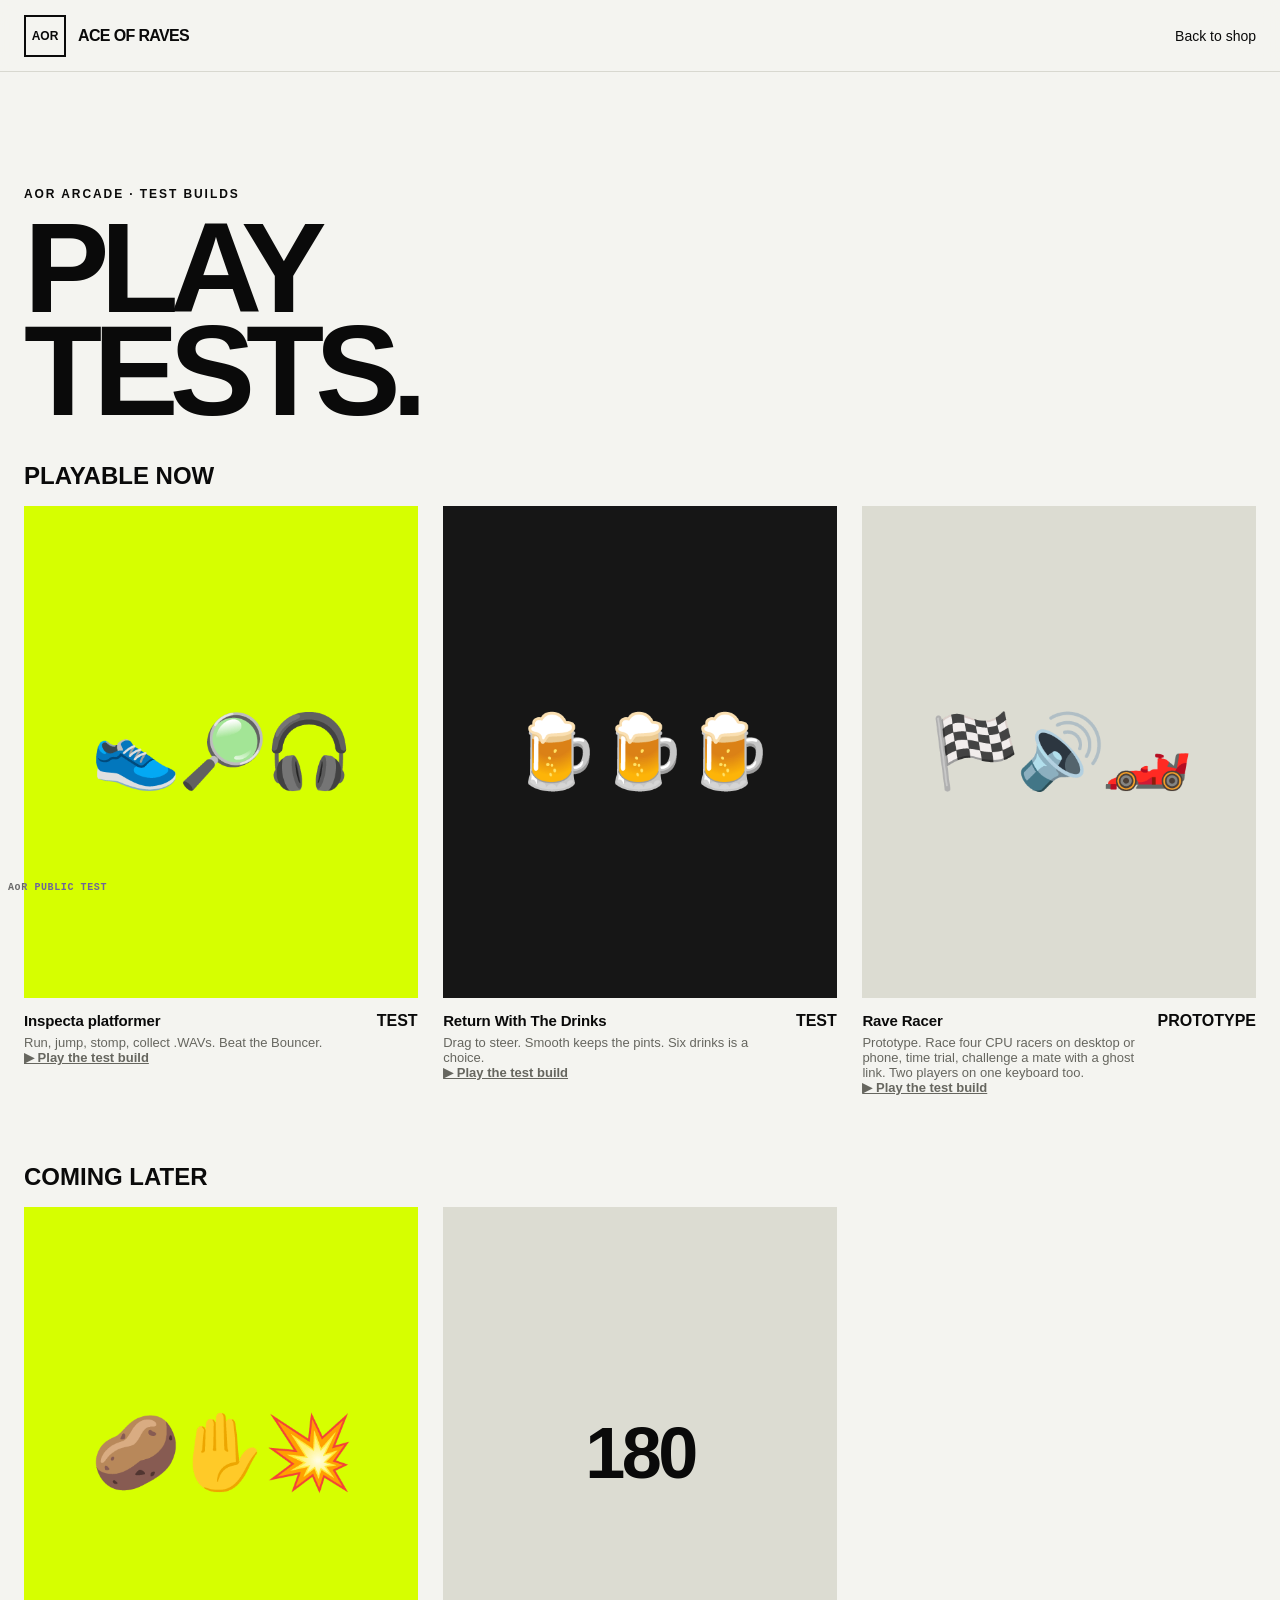
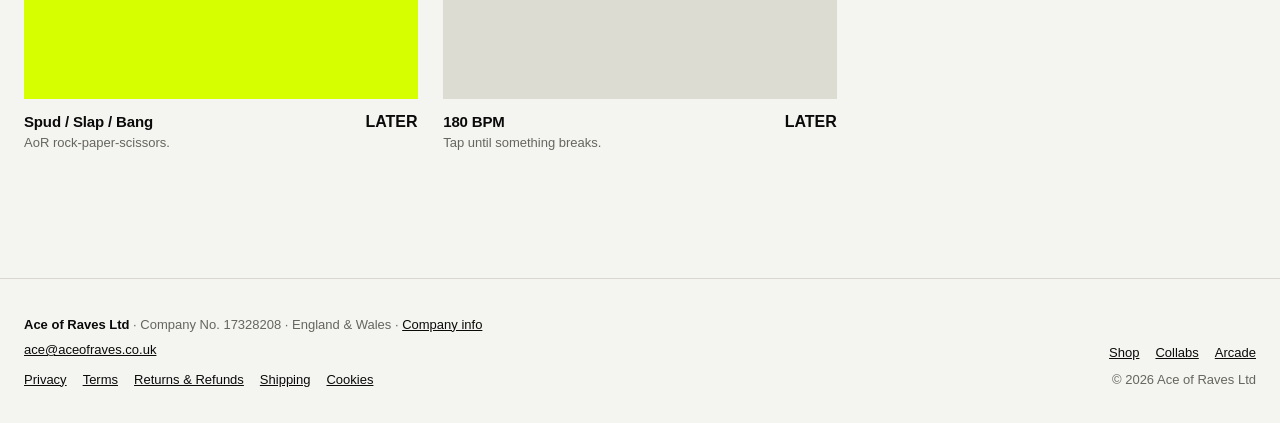
<file: games/index.html>
<!doctype html><html lang="en-GB"><head><meta name="robots" content="noindex,nofollow"><meta name="aor-build" content="AoR PUBLIC TEST · src ce29540"><meta charset="utf-8"><meta name="viewport" content="width=device-width,initial-scale=1"><title>AoR Arcade · PUBLIC TEST</title><!-- aor-meta:start --><link rel="icon" href="../assets/images/favicon.svg" type="image/svg+xml"><link rel="apple-touch-icon" href="../assets/images/apple-touch-icon.png"><meta name="description" content="The AoR Arcade: games from the afters. Coming soon."><link rel="canonical" href="https://chefferyepstein.github.io/AoR-Public-Test/games/index.html"><meta property="og:site_name" content="Ace of Raves"><meta property="og:type" content="website"><meta property="og:title" content="AoR Arcade"><meta property="og:description" content="The AoR Arcade: games from the afters. Coming soon."><meta property="og:url" content="https://chefferyepstein.github.io/AoR-Public-Test/games/index.html"><meta property="og:image" content="https://chefferyepstein.github.io/AoR-Public-Test/assets/images/og-image.png"><meta property="og:image:width" content="1200"><meta property="og:image:height" content="630"><meta property="og:image:alt" content="Ace of Raves: a stack of playing cards with a hand making a finger-gun"><meta property="og:locale" content="en_GB"><meta name="twitter:card" content="summary_large_image"><!-- aor-meta:end --><link rel="stylesheet" href="../assets/css/styles.css"></head><body><header class="site-header"><a class="brand" href="../index.html"><span class="brand-mark">AOR</span><span class="brand-name">Ace of Raves</span></a><nav class="site-nav" style="display:flex"><a href="../index.html#shop">Back to shop</a></nav></header><main class="section"><p class="eyebrow">AoR Arcade · TEST BUILDS</p><h1 style="font-size:clamp(54px,10vw,140px);letter-spacing:-.07em;line-height:.8;margin:16px 0 40px">PLAY<br>TESTS.</h1><h2 style="margin:0 0 16px">PLAYABLE NOW</h2><div class="product-grid"><article class="product-card"><div class="product-media placeholder-media placeholder-media--alt"><span>👟🔎🎧</span></div><div class="product-meta"><div><h3>Inspecta platformer</h3><p>Run, jump, stomp, collect .WAVs. Beat the Bouncer.</p><p><a href="../arcade/inspecta-platformer-r01/index.html"><b>▶ Play the test build</b></a></p></div><strong>TEST</strong></div></article><article class="product-card"><div class="product-media placeholder-media "><span>🍺🍺🍺</span></div><div class="product-meta"><div><h3>Return With The Drinks</h3><p>Drag to steer. Smooth keeps the pints. Six drinks is a choice.</p><p><a href="../arcade/return-with-the-drinks-runner-r01/index.html"><b>▶ Play the test build</b></a></p></div><strong>TEST</strong></div></article><article class="product-card"><div class="product-media placeholder-media placeholder-media--third"><span>🏁🔊🏎️</span></div><div class="product-meta"><div><h3>Rave Racer</h3><p>Prototype. Race four CPU racers on desktop or phone, time trial, challenge a mate with a ghost link. Two players on one keyboard too.</p><p><a href="../arcade/rave-racer-r01/index.html"><b>▶ Play the test build</b></a></p></div><strong>PROTOTYPE</strong></div></article></div><h2 style="margin:56px 0 16px">COMING LATER</h2><div class="product-grid"><article class="product-card"><div class="product-media placeholder-media placeholder-media--alt"><span>🥔✋💥</span></div><div class="product-meta"><div><h3>Spud / Slap / Bang</h3><p>AoR rock-paper-scissors.</p></div><strong>LATER</strong></div></article><article class="product-card"><div class="product-media placeholder-media placeholder-media--third"><span>180</span></div><div class="product-meta"><div><h3>180 BPM</h3><p>Tap until something breaks.</p></div><strong>LATER</strong></div></article></div></main>
<footer class="site-footer">
  <div class="legal-footer">
    <p><strong>Ace of Raves Ltd</strong> · Company No. 17328208 · England &amp; Wales · <a href="../company.html">Company info</a></p>
    <p><a href="mailto:ace@aceofraves.co.uk">ace@aceofraves.co.uk</a></p>
    <nav aria-label="Legal">
      <a href="../privacy.html">Privacy</a>
      <a href="../terms.html">Terms</a>
      <a href="../returns.html">Returns &amp; Refunds</a>
      <a href="../shipping.html">Shipping</a>
      <a href="../cookies.html">Cookies</a>
    </nav>
  </div>
  <div class="footer-meta"><nav aria-label="Footer"><a href="../index.html#shop">Shop</a><a href="../index.html#collabs">Collabs</a><a href="../games/index.html">Arcade</a></nav><p>© <span data-year>2026</span> Ace of Raves Ltd</p></div>
</footer><div aria-hidden="true" style="position:fixed;left:8px;bottom:6px;z-index:2147483000;pointer-events:none;font:700 10px/1.2 ui-monospace,Menlo,Consolas,monospace;letter-spacing:.06em;color:#fff;mix-blend-mode:difference;opacity:.6">AoR PUBLIC TEST</div></body></html>
</file>
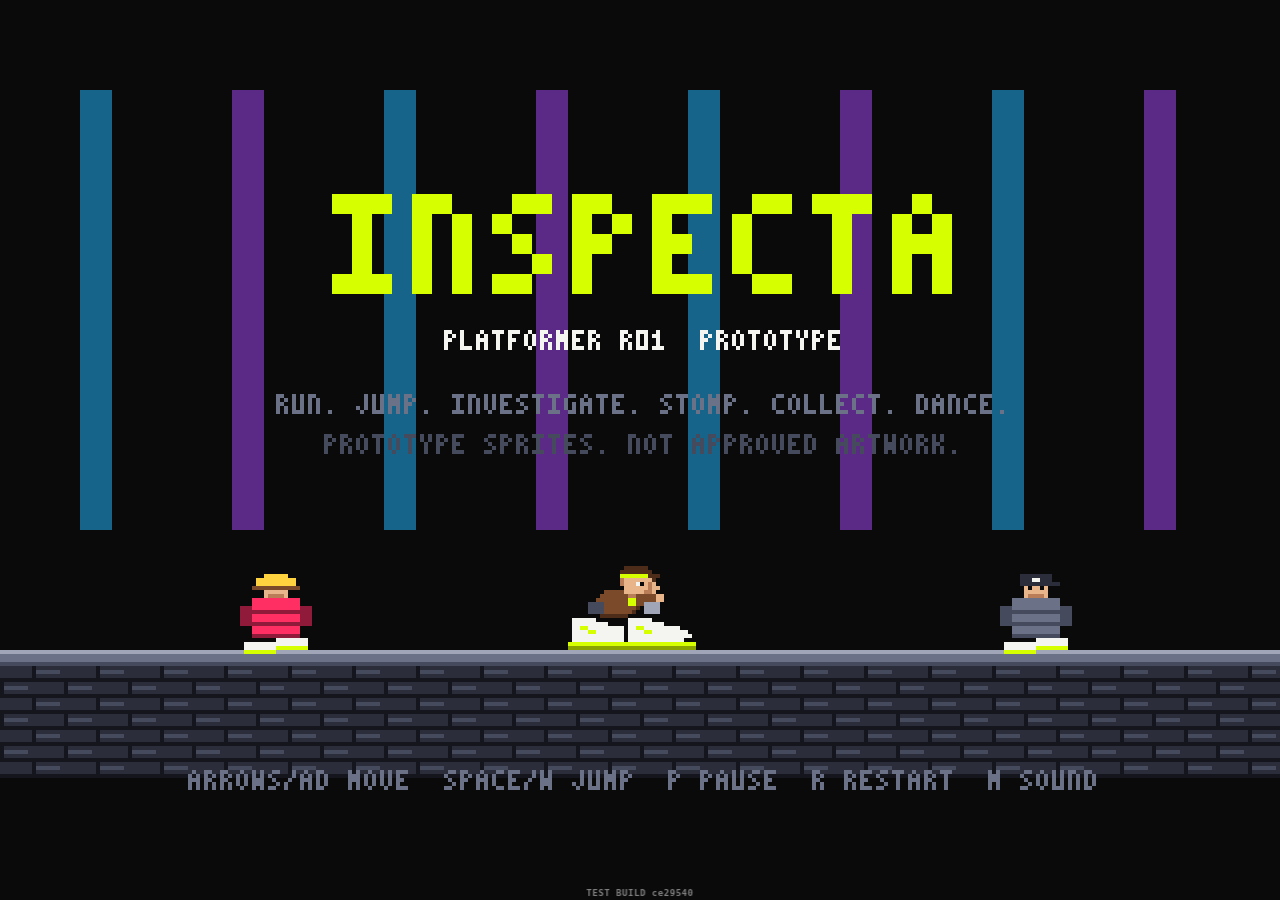
<file: arcade/inspecta-platformer-r01/index.html>
<!doctype html>
<html lang="en-GB">
<head><meta name="robots" content="noindex,nofollow"><meta name="aor-build" content="AoR PUBLIC TEST · src ce29540">
<meta charset="utf-8">
<meta name="viewport" content="width=device-width,initial-scale=1,viewport-fit=cover">

<meta name="theme-color" content="#0a0a0a">
<title>INSPECTA platformer R01 · prototype · PUBLIC TEST</title>
<style>
  html,body{margin:0;height:100%;background:#0a0a0a;overflow:hidden;overscroll-behavior:none;touch-action:none;
    user-select:none;-webkit-user-select:none;-webkit-tap-highlight-color:transparent;font-family:ui-monospace,Menlo,Consolas,monospace}
  #c{touch-action:none;-webkit-touch-callout:none;-webkit-user-select:none;user-select:none;position:fixed;display:block;image-rendering:pixelated;image-rendering:crisp-edges;background:#000}
  .pad{position:fixed;display:none;width:var(--b);height:var(--b);border:3px solid #d6ff00;border-radius:14px;background:rgba(10,10,10,.5);
    color:#d6ff00;font:900 calc(var(--b)*.26)/1 inherit;align-items:center;justify-content:center;letter-spacing:.05em;touch-action:none;-webkit-user-select:none;user-select:none;-webkit-touch-callout:none;z-index:3}
  .pad.on{background:rgba(214,255,0,.4)}
  body.touch .pad{display:flex}
  body.reward .pad,body.reward #hint{display:none!important}
  #reward{pointer-events:none;position:fixed;inset:0;z-index:20;background:rgba(10,10,10,.97);color:#f4f4f0;overflow-y:auto;-webkit-overflow-scrolling:touch;touch-action:pan-y;user-select:text;-webkit-user-select:text}
  #reward[hidden]{display:none}
  #reward.armed{pointer-events:auto}
  .rw-card{box-sizing:border-box;max-width:560px;margin:0 auto;padding:clamp(14px,3vw,28px) clamp(14px,4vw,28px) 28px;text-align:center}
  .rw-demo{margin:0 0 12px;padding:9px 10px;border:2px solid #ff2e63;color:#ff2e63;font-weight:900;font-size:12px;letter-spacing:.04em;line-height:1.35}
  #reward h2{margin:0;font-size:clamp(26px,7vw,44px);line-height:1;letter-spacing:-.02em}#reward h2 span{color:#d6ff00}
  .rw-big{margin:8px 0 2px;color:#d6ff00;font-weight:900;font-size:clamp(30px,9vw,56px);line-height:1}
  .rw-mix{margin:0 0 8px;font-weight:900;font-size:clamp(14px,3.6vw,20px);color:#29c5ff}
  .rw-ladder{margin:0 0 14px;color:#a0a6b8;font-size:12px;line-height:1.5}
  #reward label.rw-q{display:block;margin:6px 0;font-weight:900;font-size:clamp(14px,3.6vw,18px)}
  #reward input[type=email]{box-sizing:border-box;width:100%;padding:14px 12px;border:3px solid #d6ff00;border-radius:0;background:#15151d;color:#f4f4f0;font:700 16px ui-monospace,Menlo,Consolas,monospace}
  #reward button{font:900 16px ui-monospace,Menlo,Consolas,monospace;cursor:pointer;border:3px solid #d6ff00;border-radius:0;padding:14px 16px;min-height:48px}
  #rwSend{display:block;width:100%;margin:10px 0;background:#d6ff00;color:#0a0a0a;letter-spacing:.04em}
  .rw-err{min-height:16px;margin:6px 0 0;color:#ff2e63;font-size:12px;font-weight:700}
  .rw-fine{margin:6px 0;color:#a0a6b8;font-size:11px;line-height:1.5}.rw-fine b{color:#f4f4f0}
  .rw-check{display:flex;gap:10px;align-items:flex-start;text-align:left;margin:14px 0 4px;font-size:12px;font-weight:900;line-height:1.35;cursor:pointer}
  .rw-check input{flex:none;width:24px;height:24px;margin:0;accent-color:#d6ff00}
  .rw-actions{display:flex;gap:10px;margin-top:16px}.rw-actions button{flex:1;background:transparent;color:#d6ff00}
  #rwDone{text-align:left;border:3px solid #d6ff00;padding:14px;margin:6px 0}#rwDone b{color:#d6ff00}
  .rw-state{margin:14px 0 0;color:#454a5c;font:10px/1.5 ui-monospace,Menlo,Consolas,monospace;text-align:left;word-break:break-all}
  #hint{position:fixed;left:0;right:0;display:none;text-align:center;color:#6b7186;font-size:11px;letter-spacing:.06em;z-index:1}
</style>
</head>
<body>
<canvas id="c" width="320" height="180" role="img" aria-label="INSPECTA platformer game"></canvas>
<div id="reward" hidden role="dialog" aria-modal="true" aria-labelledby="rwTitle"><div class="rw-card">
  <p class="rw-demo">THIS IS A TEST. NO EMAIL / DISCOUNT / MINI MIX WILL ACTUALLY BE SENT. NOTHING IS STORED.</p>
  <h2 id="rwTitle">YOU GOT <span id="rwGrade"></span>.</h2>
  <p class="rw-big" id="rwPct"></p><p class="rw-mix" id="rwMix"></p><p class="rw-ladder" id="rwLadder"></p>
  <form id="rwForm" novalidate>
    <label class="rw-q" for="rwEmail">WHERE WE SENDING THE EVIDENCE?</label>
    <input id="rwEmail" type="email" inputmode="email" autocomplete="email" autocapitalize="off" spellcheck="false" placeholder="any test email: nothing is sent" maxlength="254">
    <p class="rw-err" id="rwErr" role="alert"></p>
    <button type="submit" id="rwSend">SEND ME THE LOOT</button>
    <p class="rw-fine" style="color:#ff2e63;font-weight:900">TEST ONLY: pressing this sends nothing. No real code, no real mix.</p>
    <p class="rw-fine"><b>WE AIN'T GONNA BOMBOCLAART YOUR INBOX.</b> We'll send your discount code and a secret Inspecta Dubb mini mix you can't get anywhere else.</p>
    <label class="rw-check"><input type="checkbox" id="rwMarketing"><span>ALSO TELL ME WHEN NEW AOR COLLABS, DROPS AND OTHER SHIT LAND.</span></label>
    <p class="rw-fine">No spammy bollocks. Unsubscribe whenever. We might occasionally AXE wut you fink too. Wicked.</p>
  </form>
  <div id="rwDone" hidden></div>
  <div class="rw-actions"><button type="button" id="rwAgain">PLAY AGAIN</button><button type="button" id="rwSkip">NAH, I'M GOOD</button></div>
  <p class="rw-state" id="rwState"></p>
</div></div>
<div id="hint">TURN YOUR PHONE SIDEWAYS FOR A BIGGER PICTURE</div>
<div class="pad" id="padL" data-k="left">&#9664;</div>
<div class="pad" id="padR" data-k="right">&#9654;</div>
<div class="pad" id="padJ" data-k="jump">JUMP</div>
<script>
/* INSPECTA platformer R01: prototype vertical slice. Standalone: no network, no storage, no analytics, no links out.
   Original art drawn from code (pixel maps + rects). PROTOTYPE sprites, not approved artwork. Fixed 60 Hz sim. */
(() => {
'use strict';
const VW = 320, VH = 180, T = 16;
const cv = document.getElementById('c'), ctx = cv.getContext('2d');
ctx.imageSmoothingEnabled = false;

/* ---------- palette (21 colours total) ---------- */
const PAL = { k: '#0a0a0a', d: '#15151d', e: '#2b2d3a', f: '#454a5c', g: '#6b7186', h: '#a0a6b8', w: '#f4f4f0', a: '#d6ff00', A: '#8aa300',
  r: '#ff2e63', R: '#8f1a3a', s: '#e8b48a', S: '#b97d58', b: '#29c5ff', B: '#17648a', p: '#5b2a86', o: '#ff8a2e', y: '#ffd23f', n: '#7a4a2b', N: '#4d2d1a' };

const REV = {}; for (const k in PAL) REV[PAL[k]] = k;
/* ---------- tiny 3x5 pixel font ---------- */
const FONT = {}; (() => {
  const g = { A: '010101111101101', B: '110101110101110', C: '011100100100011', D: '110101101101110', E: '111100110100111', F: '111100110100100', G: '011100101101011',
    H: '101101111101101', I: '111010010010111', J: '001001001101010', K: '101101110101101', L: '100100100100111', M: '101111111101101', N: '110101101101101',
    O: '010101101101010', P: '110101110100100', Q: '010101101110011', R: '110101110101101', S: '011100010001110', T: '111010010010010', U: '101101101101111',
    V: '101101101101010', W: '101101111111101', X: '101101010101101', Y: '101101010010010', Z: '111001010100111', 0: '111101101101111', 1: '010110010010111',
    2: '110001010100111', 3: '110001010001110', 4: '101101111001001', 5: '111100110001110', 6: '011100111101111', 7: '111001010010010', 8: '111101111101111',
    9: '111101111001110', '.': '000000000000010', '/': '001001010100100', ':': '000010000010000', '!': '010010010000010', '-': '000000111000000',
    '?': '110001010000010', "'": '010010000000000', ',': '000000000010100', '+': '000010111010000', '%': '101001010100101', ' ': '000000000000000' };
  for (const k in g) FONT[k] = g[k];
})();
function txt(s, x, y, col, sc = 1, align = 'l') {
  s = String(s).toUpperCase(); const wpx = s.length * 4 * sc - sc; if (align === 'c') x = Math.round(x - wpx / 2); else if (align === 'r') x = x - wpx;
  ctx.fillStyle = col;
  for (let i = 0; i < s.length; i++) { const gl = FONT[s[i]] || FONT['?'];
    for (let j = 0; j < 15; j++) if (gl[j] === '1') ctx.fillRect(x + (i * 4 + (j % 3)) * sc, y + Math.floor(j / 3) * sc, sc, sc); }
}

/* ---------- sprite helpers ---------- */
function mk(w, h, fn) { const c = document.createElement('canvas'); c.width = w; c.height = h; const x = c.getContext('2d'); x.imageSmoothingEnabled = false; fn(x, w, h); return c; }
function px(rows, pal = PAL) { // pixel map -> canvas ('.' transparent)
  const h = rows.length, w = rows[0].length;
  return mk(w, h, (x) => { for (let j = 0; j < h; j++) for (let i = 0; i < w; i++) { const ch = rows[j][i]; if (ch !== '.') { x.fillStyle = pal[ch]; x.fillRect(i, j, 1, 1); } } });
}
const R = (x, col, a, b, c, d) => { x.fillStyle = PAL[col]; x.fillRect(a, b, c, d); };

/* ---------- Inspecta (PROTOTYPE sprite, built from parts so feet can act) ---------- */
const S_HEAD = px(['...NNNNNN...', '..NNNNNNNN..', '..aaaaaaaNNN', '..SsssssssN.', '..SssswksSs.', '...ssssssSss', '...sssssSSs.', '....SSSSSS..']);   // faces RIGHT: cap + brim, nose, eye
const S_BODY = px(['...nnnnnnn...', '..nnnnnnnnnn.', '.nnnnnnnnaann', 'nnnnnnnnnaann', 'NNnnnnnnnnnN.', '.NNnnnnnnnN..', '..NNNNNNNN...']);       // hunched trench coat, tail trailing
const SHOE_FLAT = px(['.kkkkkk...........', 'kwwwwwwkkk........', 'kwwwwwwwwwkkkk....', 'kwwaawwwwwwwwwkk..', 'kwwwwaawwwwwwwwwk.', 'kwwwwwwwwwwwwwwwwk', 'kwwwwwwwwwwwwwwkkk', 'aaaaaaaaaaaaaaaaaa', 'AAAAAAAAAAAAAAAAAA']);   // 18 x 9 chunky trainer: outline, laces, toe cap. The star of the show
const S_SHOE = SHOE_FLAT;   // ONE rigid sprite. It is only ever translated while walking: never scaled, squashed, stretched or swapped for a bent variant.
const SOLE = px(['kkkkkkkkkkkk', 'kakakakakaka', 'kkkkkkkkkkkk']); // the print a stomp leaves
function leg(ctx2, x0, y0, x1, y1, col) { ctx2.fillStyle = PAL[col]; const n = Math.max(Math.abs(x1 - x0), Math.abs(y1 - y0), 1); for (let i = 0; i <= n; i++) ctx2.fillRect(Math.round(x0 + (x1 - x0) * i / n) - 1, Math.round(y0 + (y1 - y0) * i / n), 3, 2); }
/* WALK CYCLE: a silly stomp. Draw-only: it reads how far he has travelled and never writes physics. Everything is in this table.
   THE SHOES DO ALL THE ACTING. They are RIGID: one sprite, only translated (never scaled, squashed, stretched, rotated or swapped).
   The legs are NOT animated: each shoe just carries a short, fixed-length trouser stub (STUB px) on top, and the body hides the rest. There is no hip-to-shoe line,
   so nothing can stretch or swing round.
   One shoe's path over one stride is a RECTANGLE-ish staircase, never a curve: PLANTED (the ground carries it back under him) -> UP (straight up) -> FORWARD (straight
   across, at that height) -> STOMP (straight down, ahead) -> planted again. The other shoe runs the same path half a stride later.
   The lift is capped so a shoe never rises above the top of the coat (LIFT <= coat height above the shoe tops): it can never pass over his head.
   Per keyframe: [u, x, y, ease to the NEXT key]. u = fraction of one stride (1.0 = `stride` px of travel). x: + is forward of the body centre, y: - is up (px). */
const GAIT = { stride: 64, hipY: -8, lean: 2, bobDip: 1, stub: 3, lift: 6,
  keys: [[0.00, 18, 0, 'lin'],      // A  PLANTED ahead; the ground carries it back as he walks over it
         [0.50, -14, 0, 'lin'],     //    ...now planted behind him
         [0.54, -14, 0, 'out'],     //    brief hold, then
         [0.61, -14, -6, 'lin'],    // B  UP: straight up, nothing else moves
         [0.66, -14, -6, 'lin'],    //    hold at the top
         [0.84, 18, -6, 'lin'],     // C/D FORWARD at that height: straight across, far ahead
         [0.88, 18, -6, 'in'],      //    hang there for a beat
         [0.96, 18, 0, 'lin'],      // E  STOMP: straight down onto the ground ahead
         [1.00, 18, 0, 'lin']],     //    planted
  jumpUp: [[13, -6], [-11, -10]], jumpDown: [[11, -3], [-12, -5]], idle: [[7, 0], [-7, 0]], stomp: [[13, -1], [-13, -1]] };
const EASE = { lin: (f) => f, out: (f) => 1 - (1 - f) * (1 - f), in: (f) => f * f };
function footAt(u) { u = ((u % 1) + 1) % 1; const K = GAIT.keys; let i = K.length - 1; while (K[i][0] > u) i--; const a = K[i], b = i + 1 < K.length ? K[i + 1] : [1, K[0][1], K[0][2]], f = (u - a[0]) / (b[0] - a[0]), e = EASE[a[3]](f);
  return [Math.round(a[1] + (b[1] - a[1]) * e), Math.round(a[2] + (b[2] - a[2]) * e)]; }
function gaitAt(dist) { const u = dist / GAIT.stride, ph = (((u * 2) % 1) + 1) % 1;                  // body: a single tiny dip as each shoe lands (weight), nothing else
  return { A: footAt(u), B: footAt(u + 0.5), bob: ph > 0.88 || ph < 0.1 ? GAIT.bobDip : 0, arm: Math.round(Math.cos(u * 6.2832) * 2) }; }

const adj = (f, dx, dy) => [f[0] + dx, f[1] + dy];
function drawInspecta(x, y, st) { // x,y = player's body top-left. Everything here is draw-only: it never reads or writes physics state.
  const bx = Math.round(x + 5), by = Math.round(y + 14), beat = st.beat, tier = st.tier, on = beat < 0.5;
  const moving = st.ground && Math.abs(st.vx) > 0.3;
  let A = GAIT.idle[0], B = GAIT.idle[1], bDy = 0, bDx = 0, hDy = Math.floor(st.t / 36) % 2, hDx = 0, gDx = 0, gDy = 0, flip = false;   // gDx/gDy = forward arm swing
  if (st.stomp > 0) { [A, B] = GAIT.stomp; hDy = 1; gDy = -2; }                                 // landed on a head: toes spread, flat, ridiculous
  else if (!st.ground) { [A, B] = st.vy < 0 ? GAIT.jumpUp : GAIT.jumpDown; gDy = st.vy < 0 ? -3 : 1; hDx = 1; }
  else if (moving) { const g = gaitAt(st.gait != null ? st.gait : st.t * 1.7); A = g.A; B = g.B; bDy = g.bob; hDy = 0; hDx = GAIT.lean; gDx = g.arm; }   // steady lean, no head wobble
  const pulse = Math.pow(1 - beat, 2), sw = Math.sin(beat * 6.2832);                          // beat-locked: 1 right on the beat, easing out
  if (tier >= 1) hDy += beat < 0.25 ? 1 : 0;                                                    // head bob on the beat
  if (tier >= 2) { if (!moving && st.ground) { if (on) A = adj(A, 0, -3); else B = adj(B, 0, -3); } else if (moving) { bDy -= Math.round(pulse * (tier >= 4 ? 3 : tier >= 3 ? 2 : 1.4)); hDy += Math.round(pulse); } }   // foot taps / bouncy stride
  if (tier >= 3) { bDx += st.ground ? Math.round(sw) : 0; hDx += st.ground ? Math.round(sw) : 0; gDx += Math.round(sw * 2); gDy += Math.round(sw * 2); }   // shoulder sway, arm swing
  if (tier >= 4) { if (st.ground && !moving) { flip = Math.floor(st.t / 29) % 4 >= 2; bDy += on ? -1 : 0; A = adj(A, on ? 3 : 0, 0); B = adj(B, on ? -3 : 0, 0); hDy += on ? -1 : 1; }
    else if (moving) { A = adj(A, 1, 0); B = adj(B, -1, 0); hDy += Math.round(pulse * 2); gDy -= Math.round(pulse * 3); } }   // full send: stride stretched, head nodding, arm pumping
  if (st.hurt) { A = [-5, -5]; B = [-8, -8]; hDx = -2; hDy = -1; gDy = -3; }
  ctx.save(); ctx.translate(bx, by); if ((st.face < 0) !== flip) ctx.scale(-1, 1);
  const hipY = GAIT.hipY + bDy;
  const shoe = (f, col) => { ctx.drawImage(S_SHOE, f[0] - 6, f[1] - S_SHOE.height); ctx.fillStyle = PAL[col]; ctx.fillRect(f[0] - 1, f[1] - S_SHOE.height - GAIT.stub, 4, GAIT.stub); };   // rigid shoe (translated only) + a fixed 3px trouser stub on top
  ctx.drawImage(S_BODY, -7 + bDx, hipY - 7);                                                      // hunched coat
  ctx.drawImage(S_HEAD, -2 + bDx + hDx, hipY - 14 + hDy);                                         // head leads the way
  ctx.fillStyle = PAL.n; ctx.fillRect(4 + bDx, hipY - 6 + gDy, 5 + gDx, 2); ctx.fillStyle = PAL.s; ctx.fillRect(9 + bDx + gDx, hipY - 6 + gDy, 2, 2);   // forward arm + hand (empty: no magnifier)
  shoe(B, 'f'); shoe(A, 'h');                                                                      // both shoes in front of the coat; they never rise above it
  if (tier >= 3) for (let k = 0; k < (tier >= 4 ? 3 : 2); k++) { const q = (st.t / 45 + k / 3) % 1; ctx.fillStyle = q < 0.8 ? PAL.a : PAL.f; const nx = Math.round(-2 + (k - 1) * 7 + Math.sin(q * 6 + k) * 2), ny = Math.round(hipY - 16 - q * 14); ctx.fillRect(nx, ny + 3, 3, 2); ctx.fillRect(nx + 2, ny - 1, 1, 5); ctx.fillRect(nx + 3, ny - 1, 2, 1); }   // little music notes drift up
  ctx.restore();
}

/* ---------- enemies: exaggerated chavs (puffer coats, caps, bucket hats, big trainers) ---------- */
function chavSprite(kind, step) {
  return mk(18, 20, (x) => {
    const coat = kind === 'cap' ? 'g' : kind === 'bucket' ? 'r' : 'b', dark = kind === 'cap' ? 'f' : kind === 'bucket' ? 'R' : 'B';
    // puffer coat: wide, horizontally segmented
    R(x, coat, 2, 6, 14, 10); R(x, dark, 2, 9, 14, 1); R(x, dark, 2, 12, 14, 1); R(x, dark, 2, 15, 14, 1); R(x, 'k', 2, 6, 1, 10); R(x, 'k', 15, 6, 1, 10);
    R(x, 'k', 3, 5, 12, 1); R(x, dark, 0, 8, 3, 5); R(x, dark, 15, 8, 3, 5); R(x, 'k', 0, 13, 3, 1); R(x, 'k', 15, 13, 3, 1); // arms, hands in pockets
    R(x, 's', 6, 2, 6, 4); R(x, 'k', 7, 3, 1, 1); R(x, 'k', 10, 3, 1, 1); R(x, 'S', 7, 5, 4, 1);              // face
    if (kind === 'cap') { R(x, 'e', 5, 0, 8, 3); R(x, 'e', 11, 2, 4, 1); R(x, 'w', 8, 1, 2, 1); }
    else if (kind === 'bucket') { R(x, 'y', 4, 1, 10, 2); R(x, 'y', 6, 0, 6, 1); R(x, 'n', 3, 3, 12, 1); }
    else { R(x, 'p', 5, 0, 8, 3); R(x, 'w', 5, 3, 8, 1); R(x, 'w', 8, 0, 2, 1); }                                   // beanie
    const l = step ? 0 : 1, rr = step ? 1 : 0; // massive trainers
    R(x, 'w', 1, 16 + l, 8, 3); R(x, 'a', 1, 19 - 0 + l - 1, 8, 1); R(x, 'w', 9, 16 + rr, 8, 3); R(x, 'a', 9, 18 + rr, 8, 1);
  });
}
const CHAV = {}; for (const k of ['cap', 'bucket', 'beanie']) CHAV[k] = [chavSprite(k, 0), chavSprite(k, 1)];
const CHAV_SQ = {}; for (const k of ['cap', 'bucket', 'beanie']) CHAV_SQ[k] = mk(18, 7, (x) => { const c = k === 'cap' ? 'g' : k === 'bucket' ? 'r' : 'b'; R(x, c, 0, 2, 18, 3); R(x, 'k', 0, 5, 18, 1); R(x, 'w', 0, 3, 5, 2); R(x, 'w', 13, 3, 5, 2); R(x, 's', 7, 1, 4, 2); });

/* ---------- The Bouncer (enormous, funny) ---------- */
const BW = 28, BH = 30; // hitbox
function bouncerSprite(mood) { // mood 0 stern .. 3 vibing
  return mk(44, 52, (x) => {
    R(x, 'k', 6, 14, 32, 30); R(x, 'e', 7, 15, 30, 28); R(x, 'f', 7, 15, 30, 3); R(x, 'k', 21, 15, 2, 28); // suit
    R(x, 'w', 18, 15, 8, 18); R(x, 'r', 21, 17, 2, 14);                                                      // shirt + tie
    R(x, 'e', 0, 18, 8, 22); R(x, 'e', 36, 18, 8, 22); R(x, 'k', 0, 38, 8, 3); R(x, 'k', 36, 38, 8, 3);       // arms
    if (mood === 0) { R(x, 'e', 8, 26, 28, 6); R(x, 'k', 8, 26, 28, 1); R(x, 'f', 8, 31, 28, 1); }             // folded arms
    R(x, 's', 12, 1, 20, 14); R(x, 'S', 12, 12, 20, 3); R(x, 'k', 12, 1, 20, 1);                                // head
    R(x, 'k', 13, 5, 18, 4); R(x, 'f', 15, 6, 4, 1);                                                          // shades
    if (mood === 0) { R(x, 'k', 17, 11, 10, 2); R(x, 'S', 13, 3, 3, 1); }                                      // scowl
    else if (mood === 1) { R(x, 'k', 17, 11, 10, 1); } else { R(x, 'r', 17, 10, 10, 2); R(x, 'w', 18, 10, 8, 1); }  // smile
    R(x, 'k', 11, 0, 22, 2); R(x, 'e', 12, 0, 20, 1); R(x, 'a', 20, 0, 4, 1);                                   // earpiece line / hair
    R(x, 'k', 7, 44, 13, 8); R(x, 'k', 24, 44, 13, 8); R(x, 'w', 5, 47, 16, 5); R(x, 'w', 23, 47, 16, 5); R(x, 'k', 5, 51, 16, 1); R(x, 'k', 23, 51, 16, 1); // shoes
  });
}
const BOUNCER = [0, 1, 2].map(bouncerSprite);

/* ---------- tile art ---------- */
function brick(x, base, mortar, hi) {
  R(x, mortar, 0, 0, 16, 16); R(x, base, 0, 0, 16, 16);
  for (const [yy, off] of [[0, 0], [4, 8], [8, 0], [12, 8]]) { R(x, mortar, 0, yy + 3, 16, 1); for (let i = off; i < 16 + 8; i += 16) R(x, mortar, i & 15, yy, 1, 4); }
  R(x, hi, 1, 1, 6, 1); R(x, hi, 9, 5, 6, 1); R(x, hi, 1, 9, 6, 1); R(x, hi, 9, 13, 6, 1);
}
const TILES = {};
function buildTiles(theme) {
  const t = {}, th = { 0: ['e', 'd', 'f'], 1: ['d', 'k', 'e'], 2: ['d', 'k', 'p'] }[theme];
  t['#'] = mk(16, 16, (x) => brick(x, th[0], th[1], th[2]));
  t.G = mk(16, 16, (x) => { brick(x, th[0], th[1], th[2]); R(x, 'g', 0, 0, 16, 3); R(x, 'h', 0, 0, 16, 1); R(x, 'f', 0, 3, 16, 1); });
  t['='] = mk(16, 16, (x) => { R(x, 'f', 0, 0, 16, 16); R(x, 'g', 0, 0, 16, 2); R(x, 'e', 0, 14, 16, 2); R(x, 'h', 2, 4, 1, 1); R(x, 'h', 13, 4, 1, 1); R(x, 'h', 2, 11, 1, 1); R(x, 'h', 13, 11, 1, 1); R(x, 'e', 4, 6, 8, 4); });
  t['~'] = mk(16, 16, (x) => { R(x, 'g', 0, 0, 16, 2); R(x, 'e', 0, 2, 16, 2); for (let i = 1; i < 16; i += 4) R(x, 'k', i, 2, 2, 2); R(x, 'h', 0, 0, 16, 1); });
  t.Q = mk(16, 16, (x) => { R(x, 'N', 0, 0, 16, 16); R(x, 'n', 1, 1, 14, 14); R(x, 'N', 1, 7, 14, 2); R(x, 'N', 7, 1, 2, 14); R(x, 'S', 2, 2, 5, 1); R(x, 'S', 9, 9, 5, 1); });
  t['^'] = mk(16, 16, (x) => { for (let i = 0; i < 4; i++) { const bx = i * 4; R(x, 'h', bx + 1, 12, 2, 4); R(x, 'g', bx, 14, 4, 2); R(x, 'w', bx + 1, 10, 2, 2); R(x, 'r', bx + 1, 9, 2, 1); } R(x, 'k', 0, 15, 16, 1); });
  return t;
}
const TILE_SETS = [buildTiles(0), buildTiles(1), buildTiles(2)];
function speakerSprite(pulse) { return mk(16, 16, (x) => { R(x, 'k', 0, 0, 16, 16); R(x, 'd', 1, 1, 14, 14); R(x, 'f', 1, 1, 14, 1); R(x, 'e', 3, 3, 10, 10); R(x, 'k', 4 - pulse, 4 - pulse, 8 + pulse * 2, 8 + pulse * 2); R(x, 'f', 5 - pulse, 5 - pulse, 6 + pulse * 2, 6 + pulse * 2); R(x, 'a', 7, 7, 2, 2); R(x, 'h', 2, 2, 1, 1); R(x, 'h', 13, 2, 1, 1); R(x, 'h', 2, 13, 1, 1); R(x, 'h', 13, 13, 1, 1); }); }
const SPK = [speakerSprite(0), speakerSprite(1)];
function dancerSprite(seed, fr) { const tops = ['b', 'r', 'p', 'a', 'o'], top = tops[seed % 5], hair = ['N', 'k', 'y', 'n'][seed % 4];
  return mk(16, 16, (x) => { const up = fr === 0; R(x, 'k', 0, 0, 16, 16); R(x, 'd', 0, 0, 16, 16);
    R(x, hair, 5, 1 + (up ? 0 : 1), 6, 2); R(x, 's', 5, 3 + (up ? 0 : 1), 6, 4); R(x, top, 4, 7 + (up ? 0 : 1), 8, 5);
    R(x, top, up ? 2 : 1, up ? 2 : 8, 2, up ? 6 : 3); R(x, top, up ? 12 : 13, up ? 2 : 8, 2, up ? 6 : 3); R(x, 'e', 4, 12 + (up ? 0 : 1), 3, 4 - (up ? 0 : 1)); R(x, 'e', 9, 12 + (up ? 0 : 1), 3, 4 - (up ? 0 : 1)); R(x, 'w', 3, 15, 4, 1); R(x, 'w', 9, 15, 4, 1); }); }
const DANCERS = []; for (let s = 0; s < 5; s++) DANCERS.push([dancerSprite(s, 0), dancerSprite(s, 1)]);
const S_MAG = [0, 1].map((f) => mk(12, 12, (x) => { R(x, 'N', 8, 8, 2, 3); R(x, 'N', 9, 10, 2, 2); R(x, 'h', 1, 0, 7, 1); R(x, 'h', 0, 1, 1, 6); R(x, 'h', 8, 1, 1, 6); R(x, 'h', 1, 7, 7, 1); R(x, 'h', 7, 7, 2, 1); R(x, 'b', 1, 1, 7, 6); R(x, 'B', 1, 5, 7, 2); R(x, 'w', 2, 2, f ? 3 : 2, 1); R(x, 'w', 2, 3, 1, f ? 2 : 1); }));
const S_WAV = [0, 1].map((f) => mk(12, 14, (x) => { R(x, 'k', 0, 0, 12, 14); R(x, 'w', 1, 1, 10, 12); R(x, 'k', 1, 1, 10, 7); // ".WAV" file icon: black screen, acid waveform
  const bars = f ? [2, 5, 3, 6, 2, 4, 1, 3] : [3, 2, 6, 3, 5, 1, 4, 2]; bars.forEach((hh, k) => R(x, k % 2 ? 'a' : 'A', 2 + k + (k > 3 ? 0 : 0), 5 - Math.floor(hh / 2), 1, hh));
  R(x, 'e', 2, 9, 8, 1); R(x, 'g', 2, 11, 5, 1); R(x, 'a', 9, 10, 2, 2); }));
const S_HEART = px(['.rr.rr.', 'rrrrrrr', 'rrrrrrr', '.rrrrr.', '..rrr..', '...r...']), S_HEART0 = px(['.ff.ff.', 'f..f..f', 'f.....f', '.f...f.', '..f.f..', '...f...']);
const S_CHECK = [0, 1].map((on) => mk(16, 32, (x) => { R(x, 'f', 7, 6, 2, 26); R(x, 'g', 7, 6, 1, 26); R(x, 'k', 5, 30, 6, 2); R(x, on ? 'a' : 'b', 4, 0, 8, 6); R(x, on ? 'w' : 'w', 6, 1, 2, 2); R(x, 'k', 4, 5, 8, 1); }));
function doorSprite(open, pulse) { return mk(32, 32, (x) => { R(x, 'k', 0, 0, 32, 32); R(x, 'f', 1, 1, 30, 30); const gap = open ? 20 : 0;
  for (let j = 0; j < 30 - gap; j += 3) { R(x, 'g', 2, 1 + j, 28, 1); R(x, 'e', 2, 2 + j, 28, 2); } if (open) { R(x, 'k', 2, 30 - gap + 1, 28, gap); R(x, pulse ? 'a' : 'A', 2, 31 - 3, 28, 2); for (let i = 0; i < 28; i += 4) R(x, 'p', 3 + i, 12 + ((i / 4) & 1) * 3, 2, 12); }
  R(x, 'a', 1, 0, 30, 1); }); }

/* ---------- levels ---------- */
const SOLID = '#G=SQkB', ONEWAY = '~';
function build(name, sub, theme, W, H, fn) {
  const g = Array.from({ length: H }, () => Array(W).fill(' ')), L = { name, sub, theme, W, H, g, items: [], enemies: [], start: [2, 8], check: null, exit: null };
  const A = {
    gnd(x0, x1, top) { for (let x = x0; x <= x1; x++) for (let y = top; y < H; y++) g[y][x] = y === top ? 'G' : '#'; },
    box(x, y, w, h, c = '#') { for (let j = 0; j < h; j++) for (let i = 0; i < w; i++) g[y + j][x + i] = c; },
    pl(x, y, w, c = '~') { for (let i = 0; i < w; i++) g[y][x + i] = c; },
    set(x, y, c) { g[y][x] = c; },
    mag(x, y) { L.items.push({ t: 'm', x: x * T + 2, y: y * T + 2, got: false }); },
    wav(x, y) { L.items.push({ t: 'w', x: x * T + 1, y: y * T, got: false }); },
    en(k, x, ground, x0, x1, speed = 0.4) { L.enemies.push({ k, x: x * T, y: ground * T - 14, w: 12, h: 14, dir: -1, speed, x0: x0 * T, x1: x1 * T, st: 'walk', t: 0, vy: 0, spawn: { x: x * T, y: ground * T - 14 } }); },
    spikes(x0, x1, row) { for (let x = x0; x <= x1; x++) g[row][x] = '^'; },
    start(x, y) { L.start = [x, y]; }, cp(x, y) { L.check = { x: x * T, y: y * T, on: false, sx: x, sy: y }; },
    exit(x, y) { L.exit = { x: x * T, y: (y - 2) * T, w: 32, h: 32 }; },
  };
  fn(A, W, H); return L;
}

const L1 = build('FIND THE WAREHOUSE', 'Something is thumping nearby. Find the warehouse.', 0, 132, 12, (A) => {
  const GR = 9; A.start(3, 8);
  A.gnd(0, 24, GR); A.gnd(27, 52, GR); A.gnd(56, 80, GR); A.gnd(84, 131, GR);
  A.mag(8, 8); A.box(14, 8, 1, 1, 'Q'); A.mag(12, 6); A.en('cap', 20, GR, 17, 24, 0.35); A.wav(21, 6);
  A.mag(26, 6); A.pl(30, 7, 4); A.mag(32, 6); A.pl(36, 5, 3); A.mag(37, 4); A.en('bucket', 40, GR, 38, 43, 0.4);
  A.spikes(46, 47, 8); A.cp(51, GR - 1);
  A.wav(54, 6);
  A.box(62, 8, 1, 1, 'Q'); A.box(63, 7, 1, 2, 'Q'); A.mag(63, 6); A.en('beanie', 69, GR, 66, 72, 0.5); A.pl(66, 5, 3); A.mag(67, 4); A.en('cap', 76, GR, 73, 79, 0.45);
 
  A.pl(88, 7, 3); A.pl(92, 5, 4); A.box(97, 5, 7, 4, '#'); A.set(97, 5, '='); for (let x = 97; x <= 103; x++) A.set(x, 5, '='); A.mag(94, 4);
  A.en('bucket', 100, 5, 98, 103, 0.35); A.wav(100, 3); A.mag(106, 8);
  A.box(106, 7, 1, 1, 'Q'); A.en('cap', 114, GR, 110, 119, 0.45);
  A.wav(122, 6); A.exit(126, GR);
});
const L2 = build('FOLLOW THE BASS', 'Inside. The floor is shaking and so are you.', 1, 150, 20, (A) => {
  const GR = 17; A.start(3, 16);
  A.gnd(0, 22, GR); A.gnd(26, 78, GR); A.gnd(83, 121, GR); A.gnd(118, 149, 8);
  // hall: speaker hurdle, dancers, first enemy
  A.mag(7, 16); A.box(11, 15, 2, 2, 'S'); A.pl(14, 15, 3); A.mag(15, 14); A.set(18, 16, 'k'); A.set(19, 16, 'k'); A.en('cap', 20, GR, 20, 22, 0.3);
  // tower of speaker platforms up to the catwalk (each step 2 tiles)
  A.pl(27, 15, 3); A.pl(31, 13, 3); A.pl(27, 11, 3); A.pl(31, 9, 3); A.pl(27, 7, 3); A.pl(31, 5, 3); A.mag(28, 14); A.mag(32, 12); A.wav(28, 6);
  A.box(34, 5, 27, 1, '='); A.mag(37, 4); A.en('bucket', 40, 5, 36, 46, 0.4); A.mag(45, 4); A.en('beanie', 52, 5, 48, 58, 0.45); A.wav(50, 3); A.cp(58, 4);
  // the floor under the catwalk
  A.spikes(40, 41, 16); A.set(36, 16, 'k'); A.set(37, 16, 'k'); A.set(37, 15, 'k'); A.en('cap', 45, GR, 43, 50, 0.5); A.pl(46, 15, 3); A.mag(47, 14);
  A.spikes(52, 54, 16); A.pl(51, 15, 5); A.mag(53, 14); A.set(57, 16, 'k'); A.set(58, 16, 'k'); A.set(58, 15, 'k');
  // crowd
  A.en('bucket', 62, GR, 61, 65, 0.4); A.set(66, 16, 'k'); A.set(67, 16, 'k'); A.set(70, 16, 'k'); A.pl(69, 15, 4); A.mag(70, 14); A.set(73, 16, 'k'); A.en('cap', 76, GR, 74, 78, 0.35);
  A.pl(80, 15, 2); A.wav(80, 14);
  A.cp(86, GR - 1); A.spikes(88, 90, 16); A.pl(87, 15, 5); A.mag(89, 14); A.set(94, 16, 'k'); A.set(95, 16, 'k'); A.set(95, 15, 'k'); A.en('beanie', 99, GR, 97, 104, 0.5);
  // stairs of speaker stacks up to the hall
  A.box(106, 15, 3, 2, 'S'); A.box(109, 13, 3, 4, 'S'); A.box(112, 11, 3, 6, 'S'); A.box(115, 9, 3, 8, 'S'); A.mag(116, 8); A.wav(113, 10);
  A.mag(125, 7); A.en('cap', 130, 8, 126, 135, 0.45); A.en('bucket', 140, 8, 136, 144, 0.5); A.pl(131, 6, 3); A.wav(132, 5); A.pl(140, 6, 3); A.mag(141, 5);
  A.exit(146, 8);
});
const L3 = build('EVIDENCE OF BASS', 'Past the stage door. The bass is right there.', 2, 128, 16, (A) => {
  const GR = 13; A.start(3, 12);
  A.gnd(0, 20, GR); A.gnd(24, 44, GR); A.gnd(49, 70, GR); A.gnd(75, 95, GR); A.gnd(99, 127, GR);
  A.mag(7, 12); A.set(12, 12, 'k'); A.set(13, 12, 'k'); A.set(13, 11, 'k'); A.en('cap', 17, GR, 15, 20, 0.45); A.pl(10, 11, 3); A.mag(11, 10); A.pl(14, 9, 3); A.wav(15, 8);
  A.mag(22, 10);
  A.en('bucket', 30, GR, 26, 34, 0.5); A.pl(32, 11, 3); A.wav(33, 10); A.pl(36, 9, 3); A.mag(37, 8); A.en('beanie', 41, GR, 38, 44, 0.5);
  A.pl(46, 12, 2); A.mag(46, 11); A.cp(52, GR - 1);
  A.spikes(55, 56, 12); A.pl(54, 10, 5); A.mag(57, 9); A.box(60, 11, 1, 2, 'S'); A.box(61, 12, 2, 1, 'S'); A.en('cap', 66, GR, 64, 70, 0.55); A.pl(65, 11, 3); A.wav(66, 10);
  A.pl(72, 12, 2); A.wav(72, 11);
  A.set(79, 12, 'k'); A.set(79, 11, 'k'); A.set(83, 12, 'k'); A.set(84, 12, 'k'); A.en('bucket', 87, GR, 85, 93, 0.55); A.en('cap', 91, GR, 88, 94, 0.5); A.pl(80, 11, 3); A.mag(81, 10);
  A.spikes(93, 94, 12); A.pl(91, 11, 4); A.mag(92, 10); A.wav(97, 10);
  A.box(103, 12, 1, 1, 'Q'); A.box(104, 11, 1, 2, 'Q'); A.box(105, 10, 1, 3, 'Q'); A.mag(105, 9); A.en('beanie', 111, GR, 108, 115, 0.55); A.en('cap', 118, GR, 116, 122, 0.5);
  A.pl(112, 11, 3); A.mag(113, 10); A.wav(120, 10); A.pl(119, 11, 3); A.exit(124, GR);
});
const LEVELS = [L1, L2, L3];

/* boss arena (one screen): 20 x 12 tiles */
function buildArena() {
  const W = 20, H = 12, g = Array.from({ length: H }, () => Array(W).fill(' '));
  for (let x = 0; x < W; x++) { g[10][x] = 'G'; g[11][x] = '#'; }
  for (let y = 0; y < 11; y++) { g[y][0] = '#'; g[y][19] = '#'; }
  for (const x of [4, 5, 6, 7]) g[8][x] = '~'; for (const x of [12, 13, 14, 15]) g[8][x] = '~'; for (const x of [8, 9, 10, 11]) g[6][x] = '~';
  return { name: 'THE BOUNCER', sub: 'He says no. The bass says otherwise.', theme: 2, W, H, g, items: [], enemies: [], start: [3, 9], check: null, exit: { x: 17 * T, y: 7 * T, w: 32, h: 48 }, arena: true };
}
const ARENA = buildArena();
const ALL_LEVELS = [L1, L2, L3, ARENA];

/* ---------- physics (pure: tiles + player + input only; dance/visuals never read or write this) ---------- */
const MAXV = 1.7, ACC_G = 0.16, ACC_A = 0.11, FRIC = 0.18, JUMP_V = 5.0, G_UP = 0.28, G_DOWN = 0.42, MAXFALL = 6.5, COYOTE = 6, BUF = 6;
const CUT_V = 2.6, PW = 10, PH = 14;
function tileAt(L, tx, ty) { if (tx < 0 || tx >= L.W) return '#'; if (ty < 0) return ' '; if (ty >= L.H) return ' '; return L.g[ty][tx]; }
const isSolid = (c) => SOLID.indexOf(c) >= 0;
function newPlayer(L) { return { x: L.start[0] * T + 3, y: L.start[1] * T + 2, w: PW, h: PH, vx: 0, vy: 0, onGround: false, face: 1, coyote: 0, buf: 0, stun: 0, inv: 0, hp: 3, t: 0 }; }
function stepPlayer(p, inp, L) { // returns bit flags: 1 = touched spikes, 2 = fell out of the world, 4 = jumped, 8 = landed
  let flags = 0; const dir = p.stun > 0 ? 0 : (inp.right ? 1 : 0) - (inp.left ? 1 : 0);
  if (p.stun > 0) p.stun--;
  if (dir) { const turning = dir * p.vx < 0; p.vx += dir * (p.onGround ? ACC_G : ACC_A) * (turning && p.onGround ? 2 : 1); if (dir * p.vx > MAXV) p.vx = dir * MAXV; p.face = dir; }
  else if (p.onGround) { if (Math.abs(p.vx) <= FRIC) p.vx = 0; else p.vx -= Math.sign(p.vx) * FRIC; }
  if (p.onGround) p.coyote = COYOTE; else if (p.coyote > 0) p.coyote--;
  if (inp.jumpPressed && p.stun <= 0) p.buf = BUF; else if (p.buf > 0) p.buf--;
  if (p.buf > 0 && p.coyote > 0) { p.vy = -JUMP_V; p.buf = 0; p.coyote = 0; p.onGround = false; flags |= 4; }
  if (p.vy < -CUT_V && !inp.jump && !p.stun) p.vy = -CUT_V; // let go early = short hop
  p.vy = Math.min(p.vy + ((p.vy < 0 && inp.jump) ? G_UP : G_DOWN), MAXFALL);
  p.x += p.vx;
  let x0 = Math.floor(p.x / T), x1 = Math.floor((p.x + p.w - 0.001) / T), y0 = Math.floor(p.y / T), y1 = Math.floor((p.y + p.h - 0.001) / T);
  for (let ty = y0; ty <= y1; ty++) for (let tx = x0; tx <= x1; tx++) if (isSolid(tileAt(L, tx, ty))) {
    if (p.vx > 0) p.x = tx * T - p.w; else if (p.vx < 0) p.x = (tx + 1) * T; p.vx = 0; }
  const prevBottom = p.y + p.h; p.y += p.vy; const wasGround = p.onGround; p.onGround = false;
  x0 = Math.floor(p.x / T); x1 = Math.floor((p.x + p.w - 0.001) / T); y0 = Math.floor(p.y / T); y1 = Math.floor((p.y + p.h - 0.001) / T);
  for (let ty = y0; ty <= y1; ty++) for (let tx = x0; tx <= x1; tx++) { const c = tileAt(L, tx, ty);
    if (isSolid(c) || (c === '~' && p.vy > 0 && prevBottom <= ty * T + 0.01)) {
      if (p.vy > 0) { p.y = ty * T - p.h; p.vy = 0; p.onGround = true; } else if (p.vy < 0 && isSolid(c)) { p.y = (ty + 1) * T; p.vy = 0; } } }
  if (p.onGround && !wasGround) flags |= 8;
  // spikes: lower half of a '^' tile
  x0 = Math.floor((p.x + 1) / T); x1 = Math.floor((p.x + p.w - 1.001) / T); y0 = Math.floor(p.y / T); y1 = Math.floor((p.y + p.h - 0.001) / T);
  for (let ty = y0; ty <= y1; ty++) for (let tx = x0; tx <= x1; tx++) if (tileAt(L, tx, ty) === '^' && p.y + p.h > ty * T + 8) flags |= 1;
  if (p.y > L.H * T + 24) flags |= 2;
  p.t++; return flags;
}

/* ---------- audio ---------- */
const audio = { ctx: null, muted: false, step: -1 };
function audioInit() { if (audio.ctx || !(window.AudioContext || window.webkitAudioContext)) return; try { audio.ctx = new (window.AudioContext || window.webkitAudioContext)(); } catch (e) { audio.ctx = null; } }
function tone(f, d, type = 'square', v = 0.05, slide = 0, when = 0) { if (!audio.ctx || audio.muted) return; const t = audio.ctx.currentTime + when, o = audio.ctx.createOscillator(), g = audio.ctx.createGain();
  o.type = type; o.frequency.setValueAtTime(f, t); if (slide) o.frequency.exponentialRampToValueAtTime(Math.max(30, f + slide), t + d); g.gain.setValueAtTime(v, t); g.gain.exponentialRampToValueAtTime(0.0001, t + d); o.connect(g).connect(audio.ctx.destination); o.start(t); o.stop(t + d + 0.02); }
const SFX = { jump: () => tone(330, .12, 'square', .04, 330), stomp: () => { tone(120, .12, 'square', .09, -60); tone(520, .08, 'triangle', .05, 300); }, mag: () => { tone(880, .06); tone(1320, .09, 'square', .04, 0, .06); },
  wav: () => [523, 659, 784, 1047, 1319].forEach((f, i) => tone(f, .1, 'square', .045, 0, i * .05)), hurt: () => tone(200, .3, 'sawtooth', .07, -140), die: () => tone(300, .5, 'sawtooth', .07, -250),
  clear: () => [523, 659, 784, 1047].forEach((f, i) => tone(f, .16, 'square', .05, 0, i * .11)), boss: () => tone(70, .35, 'sawtooth', .1, -30), cp: () => { tone(660, .08); tone(990, .12, 'square', .04, 0, .08); } };
const BPM = 124, STEPSEC = 60 / BPM / 4, BASSLINE = [55, 0, 55, 82, 0, 55, 73, 0, 49, 0, 49, 73, 0, 49, 65, 0];
function music(tier, theme) { // layers join as .WAVs are collected
  if (!audio.ctx || audio.muted) return; const now = audio.ctx.currentTime; const n = Math.floor(now / STEPSEC); if (n === audio.step) return; audio.step = n; const s = n % 16, q = 0.5 + theme * 0.25;
  if (s % 4 === 0) tone(60, .14, 'sine', .08 * q, -35); if (tier >= 1 && s % 4 === 2) tone(6000, .02, 'square', .01 * q);
  if (tier >= 2 && BASSLINE[s]) tone(BASSLINE[s], .13, 'sawtooth', .05 * q); if (tier >= 3 && s % 2 === 0) tone(BASSLINE[s % 8 === 0 ? 0 : s] * 8 || 440, .06, 'square', .015 * q);
  if (tier >= 4 && (s === 4 || s === 12)) tone(1800, .05, 'square', .02 * q);
}
const waveTier = (w) => (w >= 10 ? 4 : w >= 6 ? 3 : w >= 3 ? 2 : w >= 1 ? 1 : 0);

/* ---------- game state ---------- */
const input = { left: false, right: false, jump: false, jumpPressed: false }, pressed = new Set();
const G = { state: 'title', t: 0, li: 0, L: LEVELS[0], p: null, enemies: [], parts: [], cam: { x: 0, y: 0 }, score: 0, wavs: 0, stomps: 0, deaths: 0, combo: 0, card: 0, time: 0, lvTime: 0,
  stats: [], pops: [], stompT: 0, walkDist: 0, reward: null, respawn: 0, shake: 0, flash: 0, boss: null, toasts: [], bossDone: false, result: null };
const magTotal = () => LEVELS.reduce((a, l) => a + l.items.filter((i) => i.t === 'm').length, 0), wavTotal = () => LEVELS.reduce((a, l) => a + l.items.filter((i) => i.t === 'w').length, 0);
const magGot = () => LEVELS.reduce((a, l) => a + l.items.filter((i) => i.t === 'm' && i.got).length, 0), wavGot = () => LEVELS.reduce((a, l) => a + l.items.filter((i) => i.t === 'w' && i.got).length, 0);
function resetRun() { for (const l of LEVELS) { l.items.forEach((i) => { i.got = false; }); if (l.check) l.check.on = false; } Object.assign(G, { score: 0, wavs: 0, stomps: 0, deaths: 0, combo: 0, time: 0, bossDone: false, result: null }); }
function loadLevel(i) {
  G.li = i; G.L = ALL_LEVELS[i]; const L = G.L; G.p = newPlayer(L); G.parts = []; G.toasts = []; G.pops = []; G.stompT = 0; G.respawn = 0; G.lvTime = 0; G.boss = null;
  G.enemies = L.enemies.map((e) => ({ ...e, x: e.spawn.x, y: e.spawn.y, dir: -1, st: 'walk', t: 0, vy: 0 })); G.p.inv = 60;
  if (L.check) L.check.on = false; G.cam.x = 0; G.cam.y = 0; snapCam();
  if (L.arena) { G.boss = { x: 11 * T, y: 10 * T - BH, w: BW, h: BH, face: -1, side: -1, goalX: 11 * T, st: 'intro', t: 100, comp: 100, dir: -1, cool: 0, shake: 0, danceT: 0, stompsLeft: 0, chargeFrom: 0, stats: { charges: 0, stomps: 0, shrugs: 0, runups: [], entered: {} } }; }
}
function toast(m, c = PAL.a) { G.toasts.push({ m, t: 100, c }); if (G.toasts.length > 3) G.toasts.shift(); }
function burst(x, y, col, n = 8) { for (let i = 0; i < n; i++) G.parts.push({ x, y, vx: (Math.random() - 0.5) * 2.4, vy: -Math.random() * 2.2 - 0.4, t: 28 + (Math.random() * 14 | 0), c: col }); }
function snapCam() { const L = G.L, p = G.p; G.cam.x = clampCam(p.x + 5 - VW / 2, 0, L.W * T - VW); G.cam.y = clampCam(p.y - VH / 2 + 10, 0, Math.max(0, L.H * T - VH)); }
const clampCam = (v, a, b) => Math.max(a, Math.min(b, v));
function updateCam() { const L = G.L, p = G.p, tx = clampCam(p.x + 5 + p.face * 22 - VW / 2, 0, L.W * T - VW), ty = clampCam(p.y - VH / 2 + 12, 0, Math.max(0, L.H * T - VH));
  G.cam.x += (tx - G.cam.x) * 0.12; G.cam.y += (ty - G.cam.y) * (L.arena ? 1 : 0.1); if (L.arena) G.cam.y = Math.max(0, L.H * T - VH); }

function hurtPlayer(srcX) {
  const p = G.p; if (p.inv > 0 || G.state !== 'play') return false;
  p.hp--; p.inv = 100; p.stun = 14; p.vx = (p.x + 5 < srcX ? -2.3 : 2.3); p.vy = -3.4; p.onGround = false; G.shake = 10; G.combo = 0; SFX.hurt();
  if (p.hp <= 0) die(); return true;
}
function die() { G.deaths++; G.respawn = 70; G.combo = 0; SFX.die(); burst(G.p.x + 5, G.p.y + 7, PAL.r, 14); G.p.hp = 0; }
function doRespawn() {
  const L = G.L, p = newPlayer(L), c = L.check && L.check.on ? [L.check.sx, L.check.sy] : L.start; p.x = c[0] * T + 3; p.y = c[1] * T + 2; p.inv = 90; G.p = p; G.respawn = 0; snapCam();
  if (G.boss && G.boss.st !== 'dance' && G.boss.st !== 'gone') { G.boss.x = 11 * T; G.boss.y = 10 * T - BH; bossTo(G.boss, 'repositioning', 140); }
}

function updateEnemies() {
  const L = G.L, p = G.p;
  for (const e of G.enemies) {
    if (e.st === 'dead') continue; if (e.st === 'squash') { if (--e.t <= 0) e.st = 'dead'; continue; }
    e.vy = Math.min(e.vy + 0.3, 5); e.y += e.vy; const fx = Math.floor((e.x + e.w / 2) / T), by = Math.floor((e.y + e.h) / T); if (isSolid(tileAt(L, fx, by)) || tileAt(L, fx, by) === '~') { e.y = by * T - e.h; e.vy = 0; }
    const nx = e.x + e.dir * e.speed, ahead = Math.floor((nx + (e.dir > 0 ? e.w : 0)) / T), below = Math.floor((e.y + e.h + 2) / T), wall = isSolid(tileAt(L, ahead, Math.floor((e.y + e.h / 2) / T)));
    const edge = !(isSolid(tileAt(L, ahead, below)) || tileAt(L, ahead, below) === '~');
    if (nx < e.x0 || nx + e.w > e.x1 || wall || edge) e.dir *= -1; else e.x = nx; e.t++;
    if (G.state !== 'play' || G.respawn > 0) continue;
    // stomp (feet are wider than the body) vs side hit
    const sx0 = p.x - 4, sx1 = p.x + p.w + 4, over = sx1 > e.x && sx0 < e.x + e.w && p.y + p.h > e.y && p.y < e.y + e.h, prevBottom = p.y + p.h - p.vy;
    if (over && p.vy > 0 && prevBottom <= e.y + 6) { stomp(e); }
    else if (p.x + p.w > e.x + 1 && p.x < e.x + e.w - 1 && p.y + p.h > e.y + 1 && p.y < e.y + e.h) hurtPlayer(e.x + e.w / 2);
  }
}
function stomp(e) {
  const p = G.p; e.st = 'squash'; e.t = 30; p.vy = input.jump ? -5.2 : -4.0; p.onGround = false; G.stomps++; G.combo = Math.min(G.combo + 1, 4); const pts = 100 * (1 << (G.combo - 1)); G.score += pts;
  burst(e.x + 6, e.y + 12, PAL.w, 6); G.shake = 3; SFX.stomp(); G.stompT = 14;                       // visuals below never touch physics
  for (const dir of [-1, 1]) for (let i = 0; i < 4; i++) G.parts.push({ x: e.x + 6, y: e.y + 13, vx: dir * (0.8 + Math.random() * 1.5), vy: -0.2 - Math.random() * 0.7, t: 16 + (Math.random() * 8 | 0), c: PAL.h, s: 2 });
  G.parts.push({ x: e.x + 6, y: e.y, vx: (Math.random() - 0.5) * 2, vy: -3.6, t: 44, c: e.k === 'cap' ? PAL.f : e.k === 'bucket' ? PAL.y : PAL.p, s: 4 });   // the hat pops off
  G.pops.push({ x: e.x + 6, y: e.y - 6, t: 42, m: '+' + pts }); toast(G.combo > 1 ? `STOMP x${G.combo} +${pts}` : `STOMP +${pts}`, PAL.w);
}
function updateItems() {
  const p = G.p, L = G.L;
  for (const it of L.items) { if (it.got) continue; const w = it.t === 'm' ? 12 : 14, h = it.t === 'm' ? 12 : 16;
    if (p.x + p.w > it.x && p.x < it.x + w && p.y + p.h > it.y && p.y < it.y + h) { it.got = true;
      if (it.t === 'm') { G.score += 50; SFX.mag(); burst(it.x + 6, it.y + 6, PAL.b, 6); toast(`MAGNIFIER ${magGot()}/${magTotal()}`, PAL.b); }
      else { G.score += 200; G.wavs++; SFX.wav(); burst(it.x + 7, it.y + 8, PAL.a, 14); toast(`.WAV ${wavGot()}/${wavTotal()}  BASS UP`, PAL.a); } } }
  if (L.check && !L.check.on && p.x + p.w > L.check.x - 4 && p.x < L.check.x + 20 && Math.abs(p.y + p.h - (L.check.y + 16)) < 40) { L.check.on = true; SFX.cp(); toast('CHECKPOINT', PAL.a); }
}

/* ---------- Bouncer ---------- */
function bossDamage() { return 18 + 2 * G.wavs; }
/* The Bouncer is a small state machine. Each state has one job and one way out, and DAZED can only be entered from a CHARGE that
   really ran up:  repositioning -> windup -> charge -> dazed -> recovering -> repositioning ...
   - DAZED is the only vulnerable state, and it carries a budget of stomps (STOMPS_PER_DAZE). Spend it, or run out the clock, and he gets up.
   - RECOVERING is a fixed, readable "getting up" beat: no damage to him, no damage to you, and a landing on his head is shrugged off.
   - REPOSITIONING walks him to a spot with a real run-up (>= RUNUP_ROOM) on the side he committed to, so a charge can never be a short bonk.
   - A landing on his head in any state but DAZED just shoves you off (SHRUG). Riding his head is not a safe place to stand. */
const RUNUP_ROOM = 150, RUNUP_MIN = 100, STOMPS_PER_DAZE = 1, RECOVER_FRAMES = 54, BOSS_LEFT = T + 1, BOSS_RIGHT = 19 * T - 1 - BW;
const bossRoom = (b, d) => (d > 0 ? BOSS_RIGHT - b.x : b.x - BOSS_LEFT);      // free run in direction d
function bossTo(b, st, t) { b.st = st; b.t = t; if (st === 'repositioning') { // commit to a side now; walk to where that side has a proper run-up
    const side = Math.sign(G.p.x + 5 - (b.x + b.w / 2)) || b.face || -1; b.side = side; b.face = side; b.goalX = bossRoom(b, side) >= RUNUP_ROOM ? b.x : Math.max(BOSS_LEFT, Math.min(BOSS_RIGHT, (side > 0 ? BOSS_RIGHT : BOSS_LEFT) - side * RUNUP_ROOM)); }
  if (st === 'dazed') { b.stompsLeft = STOMPS_PER_DAZE; b.dazeId = (b.dazeId || 0) + 1; } if (b.stats) b.stats.entered[st] = (b.stats.entered[st] || 0) + 1; }
/* A head landing never leaves you standing on him. You are thrown UP and AWAY (stun = no steering while you fly, so the separation is physical, not a timer).
   Away = the side you are already on; if you are nearly dead centre, the way you were moving; if that side is wall (he is wall-daze'd, you would just drop back onto him), the side with room. */
const EJECT_STOMP = { vy: -6.4, vx: 2.9, stun: 26 }, EJECT_SHRUG = { vy: -5.2, vx: 2.5, stun: 16 };
function ejectFromBoss(b, p, E) {
  const bc = b.x + b.w / 2, pc = p.x + p.w / 2, mid = (BOSS_LEFT + BOSS_RIGHT + b.w) / 2; let d = Math.abs(pc - bc) < 6 ? (p.vx > 0.2 ? 1 : p.vx < -0.2 ? -1 : (bc > mid ? -1 : 1)) : Math.sign(pc - bc);
  const room = (dir) => (dir > 0 ? BOSS_RIGHT + b.w - (p.x + p.w) : p.x - BOSS_LEFT);
  if (room(d) < 90 && room(-d) > room(d)) d = -d;
  p.vy = E.vy; p.vx = d * E.vx; p.stun = E.stun; p.onGround = false; p.face = d; p.coyote = 0; p.buf = 0; b.stats.ejects = (b.stats.ejects || 0) + 1; b.lastEject = d;
}
function updateBoss() {
  const b = G.boss, p = G.p; if (!b) return; b.t--; b.cool = Math.max(0, b.cool - 1); b.shake = Math.max(0, b.shake - 1);
  const windup = Math.round(Math.min(90, 50 + G.wavs * 2) * (b.comp < 50 ? 0.8 : 1)), speed = b.comp < 50 ? 3.1 : 2.5;
  if (b.st === 'intro') { if (b.t <= 0) bossTo(b, 'repositioning', 140); }
  else if (b.st === 'repositioning') { const dx = b.goalX - b.x; if (Math.abs(dx) > 1.8) b.x += Math.sign(dx) * 1.8; b.face = b.side;
    if ((Math.abs(dx) <= 1.8 && b.t < 140 - 24) || b.t <= 0) bossTo(b, 'windup', windup); }                     // always at least a 24-frame beat, even if he is already placed
  else if (b.st === 'windup') { let d = Math.sign(p.x - b.x) || b.face; if (bossRoom(b, d) < RUNUP_MIN) d = b.side; b.face = b.dir = d;                        // he may re-aim at you, but never into a wall he is already at
    if (b.t <= 0) { b.st = 'charge'; b.t = 120; b.chargeFrom = b.x; b.stats.charges++; } }
  else if (b.st === 'charge') { const nx = b.x + b.dir * speed;
    if (nx < BOSS_LEFT || nx > BOSS_RIGHT) { b.x = Math.max(BOSS_LEFT, Math.min(BOSS_RIGHT, nx)); G.shake = 14; SFX.boss(); b.cool = 20;
      b.stats.runups.push(Math.round(Math.abs(b.x - b.chargeFrom)));
      if (Math.abs(b.x - b.chargeFrom) >= RUNUP_MIN) bossTo(b, 'dazed', 130 + G.wavs * 4); else bossTo(b, 'recovering', 30); }   // a short bonk never dazes
    else b.x = nx; if (b.t <= 0 && b.st === 'charge') bossTo(b, 'recovering', 30); }
  else if (b.st === 'dazed') { if (b.t <= 0 || b.stompsLeft <= 0) bossTo(b, 'recovering', RECOVER_FRAMES); }
  else if (b.st === 'recovering') { if (b.t <= 0) bossTo(b, 'repositioning', 140); }
  else if (b.st === 'dance') { b.danceT++; if (b.danceT > 180 && b.x > 5 * T) b.x -= 0.6; if (b.danceT > 300) { b.st = 'gone'; G.bossDone = true; toast('THE DOOR IS OPEN', PAL.a); } }
  if (b.st === 'dance' || b.st === 'gone' || G.respawn > 0 || G.state !== 'play') return;
  const over = p.x + p.w > b.x && p.x < b.x + b.w && p.y + p.h > b.y && p.y < b.y + b.h, prevBottom = p.y + p.h - p.vy;
  if (p.x + p.w + 4 > b.x && p.x - 4 < b.x + b.w && p.y + p.h > b.y && p.y < b.y + b.h && p.vy > 0 && prevBottom <= b.y + 8) {   // landed on his head
    SFX.stomp();
    if (b.st === 'dazed' && b.dazeId !== b.damagedDaze) {   // ONE stomp per daze (b.dazeId is bumped only when a charge hits the wall; each daze can be damaged once)
      b.damagedDaze = b.dazeId;   // the damage lands, he throws you clean off, and he is up again: nothing left to stand on
      const dmg = bossDamage(); b.comp = Math.max(0, b.comp - dmg); b.cool = 40; b.stompsLeft = 0; b.stats.stomps++; G.score += 500; G.shake = 8; burst(b.x + 14, b.y, PAL.a, 16); toast(`BASS DROP -${dmg}`, PAL.a);
      ejectFromBoss(b, p, EJECT_STOMP);
      if (b.comp <= 0) { b.st = 'dance'; b.danceT = 0; SFX.clear(); toast('HE CAN\'T RESIST', PAL.a); } else bossTo(b, 'recovering', RECOVER_FRAMES);
    } else if (b.st !== 'intro') { b.stats.shrugs++; ejectFromBoss(b, p, EJECT_SHRUG); toast(b.st === 'recovering' ? 'HE\'S GETTING UP. WAIT FOR THE WALL.' : 'HE SHRUGS YOU OFF. USE THE WALL.', PAL.w); }
    else ejectFromBoss(b, p, EJECT_SHRUG);
  } else if (over && (b.st === 'repositioning' || b.st === 'windup' || b.st === 'charge')) hurtPlayer(b.x + b.w / 2);   // awake and moving: he hurts. Dazed or getting up: he does not.
}

/* ---------- update ---------- */
let startLevelIndex = 0;
function update() {
  G.t++; if (pressed.has('KeyM')) audio.muted = !audio.muted;
  const go = pressed.has('Enter') || pressed.has('Space') || pressed.has('jump') || pressed.has('click');
  const S = G.state;
  if (S === 'title') { if (go) { resetRun(); startLevelIndex = Math.max(0, Math.min(3, startLevelIndex)); begin(startLevelIndex); } }
  else if (S === 'intro') { G.card--; loadedPreview(); if (G.card <= 0 || go) G.state = 'play'; }
  else if (S === 'play') {
    if (pressed.has('Escape') || pressed.has('KeyP')) G.state = 'paused';
    else if (pressed.has('KeyR')) { loadLevel(G.li); }
    else { tick(); }
  } else if (S === 'paused') { if (pressed.has('Escape') || pressed.has('KeyP') || go) G.state = 'play'; }
  else if (S === 'clear') { G.card++; if (G.card > 40 && go) { const n = G.li + 1; begin(n); } }
  else if (S === 'end') { G.card++; if (G.card > 60 && go) showReward(G.result && G.result.grade); }
  G.toasts.forEach((t) => t.t--); G.toasts = G.toasts.filter((t) => t.t > 0);
  G.parts.forEach((q) => { q.x += q.vx; q.y += q.vy; q.vy += 0.1; q.t--; }); G.parts = G.parts.filter((q) => q.t > 0); G.pops.forEach((q) => { q.t--; q.y -= 0.5; }); G.pops = G.pops.filter((q) => q.t > 0); if (G.stompT > 0) G.stompT--;
  if (G.shake > 0) G.shake--; input.jumpPressed = false; pressed.clear();
}
function begin(i) { releaseGameplayInput(); loadLevel(i); G.state = 'intro'; G.card = 120; G.combo = 0; }
function loadedPreview() { /* intro card is drawn over the level */ }
function tick() {
  const p = G.p, L = G.L; G.time++; G.lvTime++;
  if (G.respawn > 0) { if (--G.respawn <= 0) doRespawn(); return; }
  p.inv = Math.max(0, p.inv - 1);
  const f = stepPlayer(p, { left: input.left, right: input.right, jump: input.jump, jumpPressed: input.jumpPressed }, L); if (p.onGround) G.walkDist += Math.abs(p.vx);   // draw-only: how far he has walked, for the step cycle
  if (f & 4) SFX.jump(); if (f & 8) G.combo = 0;
  if (f & 2) { die(); return; }
  if (f & 1) hurtPlayer(p.x + 5 + (p.vx >= 0 ? -6 : 6));
  updateEnemies(); updateItems(); updateBoss(); updateCam();
  const ex = L.exit; if (ex && (!L.arena || G.bossDone) && p.x + p.w > ex.x + 4 && p.x < ex.x + ex.w - 4 && p.y + p.h > ex.y + 4 && p.y < ex.y + ex.h && G.state === 'play') levelDone();
  music(waveTier(G.wavs), L.theme);
}
function levelDone() {
  SFX.clear(); releaseGameplayInput();
  if (G.L.arena) { G.state = 'end'; G.card = 0; finish(); return; }
  G.stats[G.li] = { mags: G.L.items.filter((i) => i.t === 'm' && i.got).length, wavs: G.L.items.filter((i) => i.t === 'w' && i.got).length, t: G.lvTime };
  G.state = 'clear'; G.card = 0;
}
function finish() {
  const mt = magTotal(), wt = wavTotal(), pct = (magGot() / mt) * 0.45 + (wavGot() / wt) * 0.45 + (G.deaths === 0 ? 0.1 : G.deaths <= 3 ? 0.05 : 0);
  const grade = pct >= 0.95 ? 'S' : pct >= 0.8 ? 'A' : pct >= 0.6 ? 'B' : 'C';
  G.result = { grade, mags: magGot(), mt, wavs: wavGot(), wt, deaths: G.deaths, stomps: G.stomps, score: G.score + (grade === 'S' ? 2000 : grade === 'A' ? 1000 : grade === 'B' ? 500 : 0), secs: Math.round(G.time / 60) };
}

/* ---------- drawing ---------- */
const hash = (n) => { n = (n << 13) ^ n; return ((n * (n * n * 15731 + 789221) + 1376312589) & 0x7fffffff) / 0x7fffffff; };
const bph = () => ((G.t / 60) * (BPM / 60)) % 1;
function drawBG(L) {
  const cx = G.cam.x, cy = G.cam.y, th = L.theme, ph = bph(), rave = waveTier(G.wavs);
  const sky = th === 0 ? ['k', 'd', 'd', 'e'] : th === 1 ? ['d', 'd', 'e', 'e'] : ['k', 'p', 'd', 'k'];
  for (let i = 0; i < 4; i++) { R(ctx, sky[i], 0, i * 45, VW, 46); }
  if (th === 0) { // night estate: stars, skyline, fence
    for (let i = 0; i < 24; i++) { const sx = Math.floor(hash(i + 3) * 400 - cx * 0.05) % 400; if (sx >= 0 && sx < VW) R(ctx, i % 3 ? 'f' : 'h', sx, Math.floor(hash(i + 90) * 70), 1, 1); }
    for (let i = -1; i < 14; i++) { const bx = Math.floor(i * 40 - (cx * 0.25) % 40), seed = Math.floor((cx * 0.25) / 40) + i, h = 40 + Math.floor(hash(seed) * 50), y0 = 120 - h - Math.floor(cy * 0.1);
      R(ctx, 'd', bx, y0, 36, h + 60); R(ctx, 'e', bx, y0, 36, 2); for (let w = 0; w < 6; w++) { const wx = bx + 4 + (w % 3) * 11, wy = y0 + 8 + Math.floor(w / 3) * 14; if (hash(seed * 7 + w) > 0.55) R(ctx, hash(seed * 3 + w) > 0.85 ? 'a' : 'f', wx, wy, 5, 6); } }
    const prog = cx / (L.W * T - VW); const glow = Math.floor(prog * 4); for (let i = 0; i < glow; i++) R(ctx, 'p', 0, 100 - i * 2 - Math.floor(cy * 0.1), VW, 1);
  } else { // interior: wall panels, pipes, light beams
    R(ctx, 'd', 0, 0, VW, VH); for (let i = -1; i < 12; i++) { const bx = Math.floor(i * 32 - (cx * 0.3) % 32); R(ctx, 'e', bx, 0, 1, VH); R(ctx, 'k', bx + 1, 0, 1, VH); }
    for (let j = 0; j < 4; j++) { const py = Math.floor(20 + j * 38 - cy * 0.4); R(ctx, 'f', 0, py, VW, 3); R(ctx, 'g', 0, py, VW, 1); R(ctx, 'k', 0, py + 3, VW, 1); }
    const nb = 3 + rave; for (let i = 0; i < nb; i++) { const bx = Math.floor(30 + i * 62 - (cx * 0.4) % 62), on = ((Math.floor(G.t / 29) + i) % 2) === 0, col = th === 2 ? (on ? 'p' : 'B') : (on ? 'B' : 'e');
      for (let j = 0; j < 70; j += 2) R(ctx, col, bx - 2 - (j >> 4), j, 5 + (j >> 3), 2); R(ctx, th === 2 ? 'a' : 'b', bx - 1, 0, 3, 4); }
  }
}
function drawTiles(L) {
  const set = TILE_SETS[L.theme], cx = Math.floor(G.cam.x), cy = Math.floor(G.cam.y), x0 = Math.floor(cx / T), x1 = Math.floor((cx + VW) / T), y0 = Math.floor(cy / T), y1 = Math.floor((cy + VH) / T), fr = Math.floor(G.t / 14) % 2, pulse = bph() < 0.2 ? 1 : 0;
  for (let ty = y0; ty <= y1; ty++) for (let tx = x0; tx <= x1; tx++) { const c = tileAt(L, tx, ty); if (c === ' ' || ty < 0 || ty >= L.H || tx < 0 || tx >= L.W) continue; const dx = tx * T - cx, dy = ty * T - cy;
    if (c === 'S') ctx.drawImage(SPK[pulse], dx, dy); else if (c === 'k') ctx.drawImage(DANCERS[(tx * 7 + ty) % 5][(Math.floor(G.t / 15) + tx) % 2], dx, dy); else ctx.drawImage(set[c] || set['#'], dx, dy); }
}
function drawItems(L) { const fr = Math.floor(G.t / 12) % 2; for (const it of L.items) { if (it.got) continue; const bob = Math.round(Math.sin(G.t / 14 + it.x) * 2), x = Math.round(it.x - G.cam.x), y = Math.round(it.y - G.cam.y) + bob; if (x < -20 || x > VW + 20) continue;
  if (it.t === 'm') ctx.drawImage(S_MAG[fr], x, y); else { ctx.drawImage(S_WAV[fr], x, y); if ((G.t >> 3) % 6 === 0) R(ctx, 'w', x + 12, y + 2, 1, 1); } } }
function drawEnemies() { for (const e of G.enemies) { if (e.st === 'dead') continue; const x = Math.round(e.x - G.cam.x) - 3, y = Math.round(e.y - G.cam.y) - 6;
  if (e.st === 'squash') { ctx.drawImage(CHAV_SQ[e.k], x, y + 13); ctx.drawImage(SOLE, x + 3, y + 14); if (e.t > 22) R(ctx, 'w', x, y + 13, 18, 7); continue; } ctx.save(); if (e.dir > 0) { ctx.translate(x + 18, y); ctx.scale(-1, 1); ctx.drawImage(CHAV[e.k][Math.floor(e.t / 10) % 2], 0, 0); } else ctx.drawImage(CHAV[e.k][Math.floor(e.t / 10) % 2], x, y); ctx.restore(); } }
function drawBoss() { const b = G.boss; if (!b) return; const mood = b.comp > 66 ? 0 : b.comp > 33 ? 1 : 2; const sp = BOUNCER[b.st === 'dance' || b.st === 'gone' ? 2 : mood], ph = bph();
  let ox = 0, oy = 0; if (b.st === 'windup') ox = (G.t % 4 < 2 ? -1 : 1); if (b.st === 'recovering') oy = G.t % 16 < 8 ? 1 : 0; if (b.st === 'dazed') ox = (G.t % 6 < 3 ? -1 : 1); if (b.st === 'charge') ox = -b.dir * 2;
  if (b.st === 'dance' || b.st === 'gone') { oy = ph < 0.5 ? -3 : 0; ox = ph < 0.5 ? -2 : 2; } else if (mood === 2) oy = ph < 0.25 ? -2 : 0; else if (mood === 1) oy = ph < 0.1 ? -1 : 0;
  const x = Math.round(b.x - G.cam.x) - 8 + ox, y = Math.round(b.y - G.cam.y) - 22 + oy; ctx.save(); if (b.face > 0 && b.st !== 'dance') { ctx.translate(x + 44, y); ctx.scale(-1, 1); ctx.drawImage(sp, 0, 0); } else ctx.drawImage(sp, x, y); ctx.restore();
  if (b.st === 'windup') { txt('NO.', x + 22, y - 8, ((G.t >> 2) & 1) ? PAL.r : PAL.w, 2, 'c'); R(ctx, 'r', Math.round(b.x + (b.dir > 0 ? b.w : -40) - G.cam.x), Math.round(b.y + 14 - G.cam.y), 40, 2); }
  if (b.st === 'dazed' || b.st === 'recovering') for (let i = 0; i < (b.st === 'dazed' ? 3 : 1 + (b.t >> 4) % 2); i++) R(ctx, 'y', x + 14 + i * 7 + Math.round(Math.cos(G.t / 6 + i * 2) * 3), y - 6 + Math.round(Math.sin(G.t / 6 + i * 2)), 3, 3);
  if (b.st === 'dance' || b.st === 'gone') for (let i = 0; i < 3; i++) R(ctx, 'a', x + 6 + i * 14, y - 4 - ((G.t >> 2) + i * 3) % 8, 2, 2); }
function drawPlayer() { const p = G.p; if (G.respawn > 0) return; if (p.inv > 0 && p.stun <= 0 && ((G.t >> 2) & 1)) return;
  drawInspecta(Math.round(p.x - G.cam.x), Math.round(p.y - G.cam.y), { face: p.face, vx: p.vx, vy: p.vy, ground: p.onGround, t: p.t, gait: G.walkDist, tier: waveTier(G.wavs), hurt: p.stun > 0, beat: bph(), stomp: G.stompT }); }
function hud() {
  R(ctx, 'k', 0, 0, VW, 14); for (let i = 0; i < 3; i++) ctx.drawImage(i < G.p.hp ? S_HEART : S_HEART0, 3 + i * 9, 3);
  const L = G.L; if (!L.arena) { const mm = L.items.filter((i) => i.t === 'm'), ww = L.items.filter((i) => i.t === 'w'); ctx.drawImage(S_MAG[0], 34, 1); txt(`${mm.filter((i) => i.got).length}/${mm.length}`, 48, 4, PAL.b);
    ctx.drawImage(S_WAV[0], 78, 0); txt(`${ww.filter((i) => i.got).length}/${ww.length}`, 92, 4, PAL.a); } else { txt('COMPOSURE', 34, 4, PAL.w); R(ctx, 'e', 78, 3, 60, 7); R(ctx, G.boss && G.boss.comp < 34 ? 'a' : 'r', 79, 4, Math.round(58 * (G.boss ? G.boss.comp : 100) / 100), 5); txt(`WAVS ${G.wavs}`, 146, 4, PAL.a); }
  txt(`${String(G.score).padStart(6, '0')}`, VW - 3, 4, PAL.w, 1, 'r'); txt(`${(G.li + 1) > 3 ? 'BOSS' : 'L' + (G.li + 1)}`, 160, 4, PAL.g, 1, 'c');
  G.toasts.forEach((t, i) => txt(t.m, VW / 2, 20 + i * 8, t.c, 1, 'c'));
}
function shade() { ctx.fillStyle = 'rgba(10,10,10,.8)'; ctx.fillRect(0, 0, VW, VH); }
function draw() {
  ctx.fillStyle = '#000'; ctx.fillRect(0, 0, VW, VH);
  if (G.state === 'title') { drawTitle(); return; }
  ctx.save(); if (G.shake > 0) ctx.translate((Math.random() * 3 - 1.5) | 0, (Math.random() * 3 - 1.5) | 0); const L = G.L;
  drawBG(L); drawTiles(L);
  const dx = L.exit ? Math.round(L.exit.x - G.cam.x) : 0, dy = L.exit ? Math.round(L.exit.y - G.cam.y) : 0;
  if (L.exit && !L.arena) ctx.drawImage(doorSprite(true, bph() < 0.5), dx, dy); else if (L.arena) { ctx.drawImage(doorSprite(G.bossDone, bph() < 0.5), dx, dy + 16); }
  if (L.check) ctx.drawImage(S_CHECK[L.check.on ? 1 : 0], Math.round(L.check.x - G.cam.x), Math.round(L.check.y - G.cam.y) - 16);
  drawItems(L); drawEnemies(); drawBoss(); drawPlayer();
  for (const q of G.parts) R(ctx, REV[q.c] || 'w', Math.round(q.x - G.cam.x), Math.round(q.y - G.cam.y), q.s || 2, q.s ? Math.max(2, q.s >> 1) : 2);
  for (const q of G.pops) txt(q.m, Math.round(q.x - G.cam.x), Math.round(q.y - G.cam.y), q.t % 6 < 3 ? PAL.a : PAL.w, 1, 'c');
  ctx.restore(); hud();
  if (G.state === 'intro') { shade(); txt(`LEVEL ${G.li + 1}`, VW / 2, 56, PAL.g, 1, 'c'); txt(L.name, VW / 2, 70, PAL.a, 2, 'c'); txt(L.sub, VW / 2, 98, PAL.w, 1, 'c'); txt('LEFT / RIGHT / JUMP. STOMP HEADS.', VW / 2, 130, PAL.g, 1, 'c'); }
  if (G.state === 'paused') { shade(); txt('PAUSED', VW / 2, 80, PAL.a, 3, 'c'); txt('P OR TAP TO RESUME', VW / 2, 110, PAL.w, 1, 'c'); }
  if (G.state === 'clear') { shade(); const s = G.stats[G.li]; txt('LEVEL CLEAR', VW / 2, 40, PAL.a, 2, 'c'); txt(`MAGNIFIERS ${s.mags}/${L.items.filter((i) => i.t === 'm').length}`, VW / 2, 72, PAL.b, 1, 'c');
    txt(`.WAVS ${s.wavs}/${L.items.filter((i) => i.t === 'w').length}`, VW / 2, 86, PAL.a, 1, 'c'); txt(`TIME ${Math.round(s.t / 60)}S   DEATHS ${G.deaths}`, VW / 2, 100, PAL.w, 1, 'c'); txt(`SCORE ${G.score}`, VW / 2, 114, PAL.w, 1, 'c');
    if (G.card > 40) txt('JUMP TO CONTINUE', VW / 2, 146, PAL.g, 1, 'c'); }
  if (G.state === 'end') drawEnd();
  if (G.respawn > 0) { ctx.fillStyle = `rgba(10,10,10,${Math.min(0.7, (70 - G.respawn) / 40)})`; ctx.fillRect(0, 0, VW, VH); }
}
function drawTitle() {
  R(ctx, 'k', 0, 0, VW, VH); const ph = bph(); for (let i = 0; i < 8; i++) { const col = i % 2 ? 'p' : 'B'; R(ctx, ph < 0.5 ? col : 'e', 20 + i * 38, 0, 8, 110); }
  for (let x = 0; x < VW; x += 16) { ctx.drawImage(TILE_SETS[0].G, x, 140); ctx.drawImage(TILE_SETS[0]['#'], x, 156); }
  txt('INSPECTA', VW / 2, 26, PAL.a, 5, 'c'); txt('PLATFORMER R01  PROTOTYPE', VW / 2, 60, PAL.w, 1, 'c');
  const tier = Math.floor(G.t / 90) % 5; drawInspecta(150, 126, { face: 1, vx: 0, vy: 0, ground: true, t: G.t, tier, hurt: false, beat: ph });
  ctx.drawImage(CHAV.cap[Math.floor(G.t / 20) % 2], 250, 121); ctx.drawImage(CHAV.bucket[Math.floor(G.t / 20) % 2], 60, 121);
  txt('RUN. JUMP. INVESTIGATE. STOMP. COLLECT. DANCE.', VW / 2, 76, PAL.g, 1, 'c'); txt('PROTOTYPE SPRITES. NOT APPROVED ARTWORK.', VW / 2, 86, PAL.f, 1, 'c');
  if ((G.t >> 5) & 1) txt(document.body.classList.contains('touch') ? 'TAP JUMP TO START' : 'PRESS SPACE / ENTER', VW / 2, 104, PAL.a, 1, 'c');
  txt('ARROWS/AD MOVE  SPACE/W JUMP  P PAUSE  R RESTART  M SOUND', VW / 2, 176 - 6, PAL.g, 1, 'c');
}
function drawEnd() {
  const r = G.result; if (!r) return; shade(); const tier = waveTier(G.wavs);
  txt('THE BOUNCER STEPS ASIDE', VW / 2, 18, PAL.a, 1, 'c'); txt(r.grade, 60, 34, r.grade === 'S' ? PAL.a : PAL.w, 8, 'c');
  txt(`MAGNIFIERS ${r.mags}/${r.mt}`, 120, 40, PAL.b); txt(`.WAVS ${r.wavs}/${r.wt}`, 120, 52, PAL.a); txt(`STOMPS ${r.stomps}   DEATHS ${r.deaths}`, 120, 64, PAL.w); txt(`TIME ${Math.floor(r.secs / 60)}:${String(r.secs % 60).padStart(2, '0')}`, 120, 76, PAL.w); txt(`SCORE ${r.score}`, 120, 88, PAL.w);
  const line = tier >= 4 ? ['CASE CLOSED.', 'INSPECTA IS OFF DUTY AND', 'ABSOLUTELY NOT OFF HIS FACE.'] : tier >= 2 ? ['CASE OPEN.', 'EVIDENCE: UNMISTAKABLY BASS.', 'INSPECTA IS BEING PROFESSIONAL.'] : ['CASE UNSOLVED.', 'THE BASS REMAINS UNEXPLAINED.', 'FEW .WAVS FOUND.'];
  line.forEach((s, i) => txt(s, VW / 2, 110 + i * 10, PAL.w, 1, 'c')); drawInspecta(150, 150, { face: 1, vx: 0, vy: 0, ground: true, t: G.t, tier, hurt: false, beat: bph() });
  if (G.card > 60) txt('JUMP FOR YOUR LOOT', VW / 2, 170, PAL.g, 1, 'c');
}

/* ---------- grade -> reward (DEMO). The grade is computed from play in finish(); this only maps it. Nothing leaves the page. ----------
   Ladder from George, capped at 10%: A 10 / B 7.5 / C 5, all with the secret Inspecta Dubb mini mix. S is the same as A (cap). Anything else: no reward. */
const MAX_DISCOUNT_PCT = 10, REWARD_LADDER = { S: 10, A: 10, B: 7.5, C: 5 };
function rewardFor(grade) { const pct = REWARD_LADDER[grade]; return pct === undefined ? null : { pct: Math.min(pct, MAX_DISCOUNT_PCT), mix: true }; }
const pctText = (n) => (Number.isInteger(n) ? n : n.toFixed(1)) + '%';
const $ = (id) => document.getElementById(id), RW = { root: $('reward'), armed: false, downOn: null };
const EMAIL_RE = /^[^\s@]+@[^\s@]+\.[^\s@]{2,}$/;
function stateLine() { const r = G.reward; return r ? `demo state in memory only: ${JSON.stringify({ emailAddress: r.emailAddress, earnedGrade: r.earnedGrade, earnedDiscount: r.earnedDiscount, marketingConsent: r.marketingConsent })}` : ''; }
function showReward(grade) {
  const r = rewardFor(grade); G.state = 'reward'; document.body.classList.add('reward'); releaseGameplayInput();
  RW.armed = false; RW.downOn = null; RW.root.classList.remove('armed');   // inert until every finger that was down on the game has lifted (see the pointer discipline below)
  G.reward = { emailAddress: '', earnedGrade: grade || null, earnedDiscount: r ? r.pct : 0, marketingConsent: false };
  $('rwEmail').value = ''; $('rwMarketing').checked = false; $('rwErr').textContent = ''; $('rwDone').hidden = true; $('rwForm').hidden = !r;
  $('rwTitle').firstChild.textContent = r ? (grade === 'A' || grade === 'S' ? 'YOU GOT AN ' : 'YOU GOT A ') : 'NO LOOT ';
  $('rwGrade').textContent = r ? grade : 'THIS TIME.'; $('rwTitle').lastChild.textContent = r ? '.' : '';
  $('rwPct').textContent = r ? pctText(r.pct) + ' UNLOCKED.' : 'NO DISCOUNT EARNED.';
  $('rwMix').textContent = r ? '+ SECRET INSPECTA DUBB MINI MIX' : 'FINISH THE JOB AND TRY AGAIN.';
  $('rwLadder').textContent = !r ? 'Only a finished run earns a reward.' : (r.pct >= MAX_DISCOUNT_PCT ? 'TOP TIER. A 10% / B 7.5% / C 5%. EVERY FINISH GETS THE MIX.' : 'A WOULD EARN 10%. A 10% / B 7.5% / C 5%. EVERY FINISH GETS THE MIX.');
  $('rwAgain').textContent = r && r.pct >= MAX_DISCOUNT_PCT ? 'PLAY AGAIN' : (r ? 'PLAY AGAIN FOR AN A' : 'TRY AGAIN');
  $('rwState').textContent = stateLine(); RW.root.hidden = false; RW.root.scrollTop = 0; if (livePointers.size === 0) armReward(); else setTimeout(forceArm, 1500, RW.openToken = {});
  if (r && matchMedia('(pointer:fine)').matches) setTimeout(() => $('rwEmail').focus({ preventScroll: true }), 50);   // never auto-focus on touch: the keyboard would shove the layout around under a held thumb
}
/* Pointer discipline. The press that finishes the game is still down when this screen opens, and the browser's follow-up `click`
   is aimed at whatever is under the thumb at release: which is now this screen (it hit NAH, I'M GOOD, PLAY AGAIN and the marketing box).
   So: the screen ignores pointers until every finger has lifted, and a control only acts on a press that BEGAN on it after that.
   Keyboard activation (a click with no pointer type, Enter on the form) is unaffected. forceArm is only a safety valve so a lost pointerup can never leave it dead. */
const livePointers = new Set();
function armReward() { if (!RW.root.hidden && livePointers.size === 0) { RW.armed = true; RW.root.classList.add('armed'); } }
function forceArm(tok) { if (!RW.root.hidden && !RW.armed && tok === RW.openToken) { livePointers.clear(); armReward(); } }
addEventListener('pointerdown', (e) => { livePointers.add(e.pointerId); if (!RW.root.hidden && RW.armed) RW.downOn = e.target; }, true);
const liftPointer = (e) => { livePointers.delete(e.pointerId); if (!RW.root.hidden && !RW.armed && livePointers.size === 0) requestAnimationFrame(armReward); };
addEventListener('pointerup', liftPointer, true); addEventListener('pointercancel', liftPointer, true);
RW.root.addEventListener('click', (e) => { const keyboard = e.detail === 0 && !e.pointerType, t = RW.downOn,   // keyboard / programmatic clicks carry no pointer type; a touch or mouse click always does (a touch click can have detail 0 too)
     paired = !!t && (t === e.target || t.contains(e.target) || e.target.contains(t));
  if (!RW.armed || !(keyboard || paired)) { e.preventDefault(); e.stopPropagation(); } RW.downOn = null; }, true);
function releaseGameplayInput() { input.left = input.right = input.jump = input.jumpPressed = false; pressed.clear(); }
function closeReward(nextState) { RW.root.hidden = true; document.body.classList.remove('reward'); G.reward = null; $('rwEmail').value = ''; if (nextState === 'again') { resetRun(); begin(0); } else G.state = 'title'; }
function skipReward() { closeReward('title'); }
$('rwSkip').addEventListener('click', skipReward); $('rwAgain').addEventListener('click', () => closeReward('again'));
$('rwForm').addEventListener('submit', (e) => { e.preventDefault(); const v = $('rwEmail').value.trim();   // local only: there is no fetch, no form action, no storage
  if (!EMAIL_RE.test(v) || v.length > 254) { $('rwErr').textContent = "THAT DOESN'T LOOK LIKE AN EMAIL."; $('rwEmail').setAttribute('aria-invalid', 'true'); return; }
  $('rwEmail').removeAttribute('aria-invalid'); $('rwErr').textContent = ''; const r = G.reward; r.emailAddress = v; r.marketingConsent = $('rwMarketing').checked;
  $('rwForm').hidden = true; const d = $('rwDone'); d.hidden = false; d.innerHTML = '';
  const add = (html) => { const q = document.createElement('p'); q.style.margin = '6px 0'; q.innerHTML = html; d.appendChild(q); };
  add('<b>TEST ONLY: NOTHING WAS ACTUALLY SENT.</b> No email, discount code or mini mix is on its way.'); add(`PLACEHOLDER CODE: <b>DEMO-NOT-REAL-${String(r.earnedDiscount).replace('.', '_')}</b> (does nothing, in production this would be a unique single-use code)`);
  add('PLACEHOLDER: secret Inspecta Dubb mini mix link goes here.'); add(r.marketingConsent ? 'You ticked the news box: future-you would get collab and drop news.' : 'You did not tick the news box, so that is all we would send.');
  $('rwState').textContent = stateLine(); });
$('rwEmail').addEventListener('input', () => { $('rwErr').textContent = ''; $('rwEmail').removeAttribute('aria-invalid'); });
$('rwMarketing').addEventListener('change', () => { if (G.reward) { G.reward.marketingConsent = $('rwMarketing').checked; $('rwState').textContent = stateLine(); } });

/* ---------- input ---------- */
const KMAP = { ArrowLeft: 'left', KeyA: 'left', ArrowRight: 'right', KeyD: 'right', ArrowUp: 'jump', KeyW: 'jump', Space: 'jump', KeyZ: 'jump', KeyX: 'jump' };
addEventListener('keydown', (e) => { if (e.metaKey || e.ctrlKey || e.altKey) return; if (!RW.root.hidden) { if (e.code === 'Escape') skipReward(); return; } /* reward screen open: game keys off, typing untouched */ audioInit(); const k = KMAP[e.code];
  if (k || ['Enter', 'Escape', 'KeyP', 'KeyM', 'KeyR'].includes(e.code)) e.preventDefault();
  if (!e.repeat) { pressed.add(e.code); if (k === 'jump') input.jumpPressed = true; } if (k) input[k] = true; });
addEventListener('keyup', (e) => { const k = KMAP[e.code]; if (k) input[k] = false; });
addEventListener('blur', () => { input.left = input.right = input.jump = false; if (G.state === 'play') G.state = 'paused'; });
cv.addEventListener('pointerdown', () => { audioInit(); pressed.add('click'); });
const padState = { left: new Set(), right: new Set(), jump: new Set() };
document.querySelectorAll('.pad').forEach((el) => { const k = el.dataset.k;
  const set = (id, on) => { if (on) padState[k].add(id); else padState[k].delete(id); const was = input[k]; input[k] = padState[k].size > 0; el.classList.toggle('on', input[k]); if (k === 'jump' && on && !was) { input.jumpPressed = true; pressed.add('jump'); } };
  el.addEventListener('pointerdown', (e) => { e.preventDefault(); audioInit(); el.setPointerCapture(e.pointerId); set(e.pointerId, true); });
  for (const ev of ['pointerup', 'pointercancel', 'lostpointercapture']) el.addEventListener(ev, (e) => set(e.pointerId, false)); el.addEventListener('contextmenu', (e) => e.preventDefault()); });
/* iPhone Safari zoom: rapid taps on neighbouring buttons look like a double-tap, and two thumbs look like a pinch, so Safari zoomed the page. The page does NOT lock zoom globally
   (no user-scalable=no / maximum-scale in the viewport meta). Instead the GAMEPLAY surface refuses those gestures, and only while a game is on screen: the reward / e-mail overlay is
   left alone (it scrolls, takes focus, selects text and can be pinch-zoomed). Controls: Pointer Events + capture (above), touch-action:none, no selection, no callout (CSS), plus: */
const gameplayGestures = () => !document.body.classList.contains('reward');
for (const ev of ['gesturestart', 'gesturechange', 'gestureend']) document.addEventListener(ev, (e) => { if (gameplayGestures()) e.preventDefault(); }, { passive: false });   // iOS pinch
document.addEventListener('touchstart', (e) => { if (gameplayGestures() && e.touches.length > 1) e.preventDefault(); }, { passive: false });                                      // two thumbs are never a pinch
document.addEventListener('dblclick', (e) => { if (gameplayGestures()) e.preventDefault(); });
document.querySelectorAll('.pad').forEach((el) => { for (const ev of ['touchstart', 'touchend', 'touchmove', 'touchcancel']) el.addEventListener(ev, (e) => { if (e.cancelable) e.preventDefault(); }, { passive: false }); });   // buttons: no double-tap zoom, no ghost mouse events
cv.addEventListener('touchend', (e) => { if (gameplayGestures() && e.cancelable) e.preventDefault(); }, { passive: false });
if (matchMedia('(pointer:coarse)').matches || 'ontouchstart' in window) document.body.classList.add('touch');

/* ---------- layout: integer scale when it fits, controls in the gutters/below ---------- */
function fit() {
  const w = innerWidth, h = innerHeight, portrait = h > w, touch = document.body.classList.contains('touch');
  let availH = h, availW = w; const b = Math.max(56, Math.min(96, Math.round(Math.min(w, h) * (portrait ? 0.2 : 0.22))));
  document.documentElement.style.setProperty('--b', b + 'px');
  if (touch && portrait) availH = h - b * 1.35 - 12;
  let s = Math.min(availW / VW, availH / VH); if (s >= 2) s = Math.floor(s);
  const cw = Math.floor(VW * s), ch = Math.floor(VH * s); cv.style.width = cw + 'px'; cv.style.height = ch + 'px';
  cv.style.left = Math.floor((w - cw) / 2) + 'px'; cv.style.top = touch && portrait ? '4px' : Math.floor((h - ch) / 2) + 'px';
  const hint = document.getElementById('hint'); hint.style.display = touch && portrait ? 'block' : 'none'; hint.style.top = (4 + ch + 10) + 'px';
  const L = document.getElementById('padL'), Rr = document.getElementById('padR'), J = document.getElementById('padJ');
  if (portrait) { const y = h - b - 14; L.style.left = '14px'; L.style.top = y + 'px'; Rr.style.left = (14 + b + 12) + 'px'; Rr.style.top = y + 'px'; J.style.right = '14px'; J.style.top = y + 'px'; J.style.left = 'auto'; J.style.width = Math.round(b * 1.5) + 'px'; }
  else { const y = h - b - 10; L.style.left = '10px'; L.style.top = y + 'px'; Rr.style.left = (10 + b + 10) + 'px'; Rr.style.top = y + 'px'; J.style.right = '10px'; J.style.top = y + 'px'; J.style.left = 'auto'; J.style.width = Math.round(b * 1.3) + 'px'; }
}
addEventListener('resize', fit); addEventListener('orientationchange', fit);

/* ---------- loop ---------- */
const qp = new URLSearchParams(location.search); const startQ = parseInt(qp.get('level'), 10);
if (startQ >= 1 && startQ <= 4) startLevelIndex = startQ - 1;
loadLevel(0); fit();
let acc = 0, prev = performance.now(), manual = false; const perf = { frames: 0, upd: 0, drw: 0 };
function frame(now) { if (!manual) { acc += Math.min(0.1, (now - prev) / 1000); while (acc >= 1 / 60) { const t0 = performance.now(); update(); perf.upd += performance.now() - t0; acc -= 1 / 60; } } prev = now;
  const t1 = performance.now(); draw(); perf.drw += performance.now() - t1; perf.frames++; requestAnimationFrame(frame); }
requestAnimationFrame(frame);
// Test/debug hook for the automated checks. No effect on normal play; remove before any production use.
window.__plat = { ejectFromBoss, EJECT_STOMP, rewardFor, showReward, finish, RW, livePointers, bossTo, RUNUP_ROOM, RUNUP_MIN, STOMPS_PER_DAZE, G, LEVELS, ALL_LEVELS, input, pressed, update, draw, stepPlayer, newPlayer, tileAt, isSolid, loadLevel, begin, resetRun, hurtPlayer, hold(v) { manual = v; }, perf, waveTier, bossDamage, resetPerf() { perf.frames = perf.upd = perf.drw = 0; }, GAIT, sprites: { CHAV, S_SHOE, BOUNCER, S_WAV, S_MAG, drawInspecta, gaitAt, shoeSize: [S_SHOE.width, S_SHOE.height], footAt }, T, VW, VH, ctx, PW, PH, mags: magTotal, wavs: wavTotal };
})();
</script>
<div aria-hidden="true" id="aorBuildStamp" style="position:fixed;left:50%;bottom:2px;transform:translateX(-50%);z-index:2147483000;pointer-events:none;font:700 9px/1 ui-monospace,Menlo,Consolas,monospace;letter-spacing:.06em;color:#fff;mix-blend-mode:difference;opacity:.5">TEST BUILD ce29540</div></body>
</html>
</file>
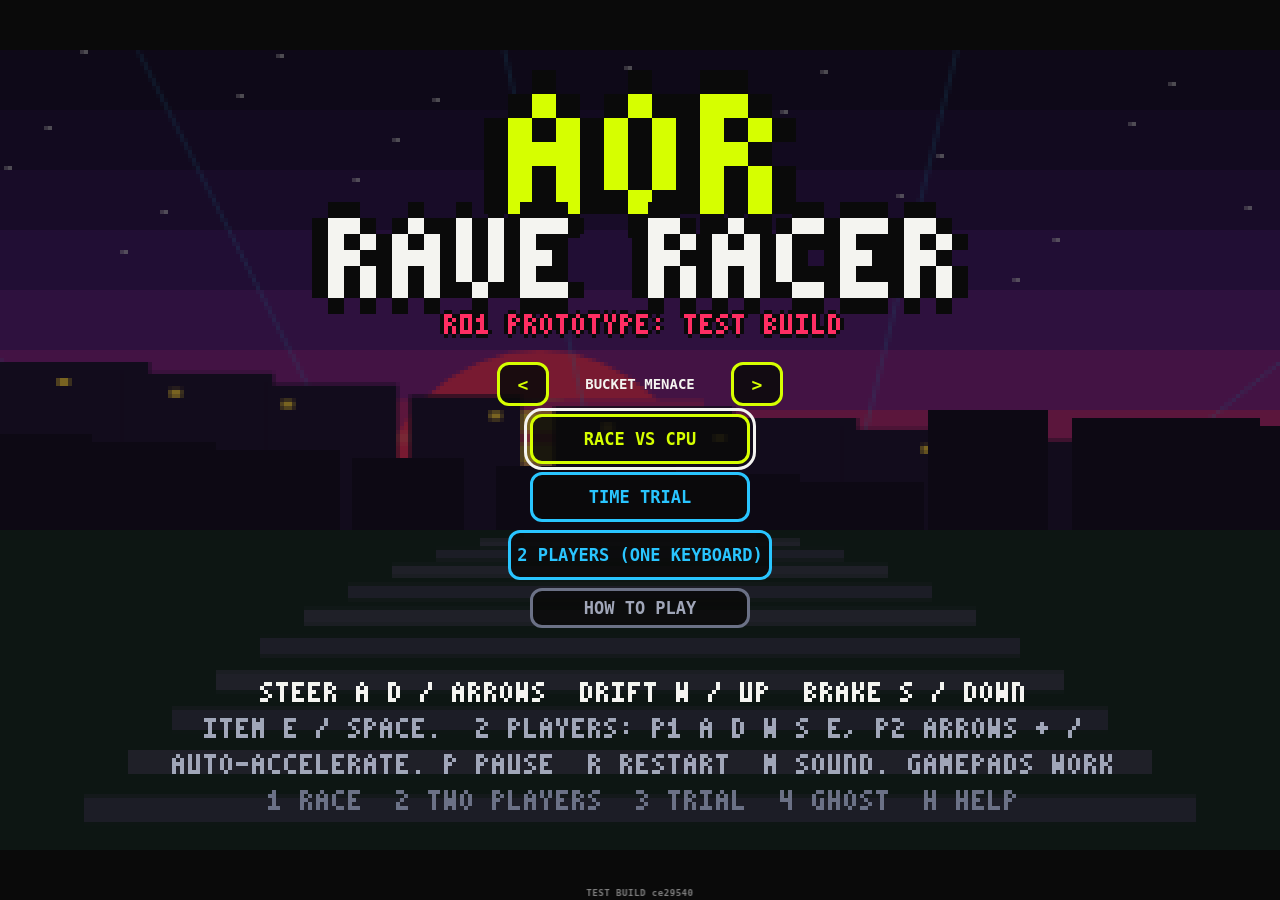
<file: arcade/rave-racer-r01/index.html>
<!doctype html>
<html lang="en-GB">
<head><meta name="robots" content="noindex,nofollow"><meta name="aor-build" content="AoR PUBLIC TEST · src ce29540">
<meta charset="utf-8">
<meta name="viewport" content="width=device-width,initial-scale=1,viewport-fit=cover">
<title>AoR Rave Racer R01 (prototype) · PUBLIC TEST</title>
<style>
  html,body{margin:0;height:100%;background:#0a0a0a;overflow:hidden;overscroll-behavior:none;touch-action:none;user-select:none;-webkit-user-select:none;-webkit-touch-callout:none;
    font-family:ui-monospace,Menlo,Consolas,monospace}
  #c{position:fixed;image-rendering:pixelated;image-rendering:crisp-edges;background:#000}
  #drag{position:fixed;inset:0;z-index:2;touch-action:none}
  #touchUI{position:fixed;inset:0;z-index:3;pointer-events:none;display:none}
  body.touch.racing #touchUI{display:block}
  #touchUI button{position:absolute;pointer-events:auto;touch-action:none;width:84px;height:84px;border-radius:50%;border:3px solid #d6ff00;background:rgba(10,10,10,.55);color:#d6ff00;font:900 15px ui-monospace,Menlo,Consolas,monospace;-webkit-tap-highlight-color:transparent;-webkit-user-select:none;user-select:none;-webkit-touch-callout:none}
  #touchUI #bDrift{right:12px;bottom:16px}#touchUI #bItem{right:104px;bottom:24px;width:80px;height:80px;border-color:#29c5ff;color:#29c5ff;font-size:12px;line-height:1.15;white-space:pre-line;padding:2px}#touchUI #bBrake{right:196px;bottom:30px;width:74px;height:74px;border-color:#ff2e63;color:#ff2e63;font-size:14px}
  #touchUI #bItem.has{background:rgba(41,197,255,.28);box-shadow:0 0 0 3px rgba(41,197,255,.35)}
  #touchUI button.on{background:rgba(214,255,0,.35)}
  #menuUI,#resUI{position:fixed;left:0;right:0;z-index:4;display:none;flex-direction:column;align-items:center;gap:8px;padding:4px 8px;box-sizing:border-box;pointer-events:none}
  body.menu #menuUI{display:flex}body.results #resUI{display:flex;flex-direction:row;flex-wrap:wrap;justify-content:center}
  #menuUI button,#resUI button,#bPause{pointer-events:auto;min-width:220px;min-height:50px;border:3px solid #d6ff00;border-radius:12px;background:rgba(10,10,10,.85);color:#d6ff00;font:900 17px ui-monospace,Menlo,Consolas,monospace;touch-action:none;cursor:pointer;-webkit-tap-highlight-color:transparent}
  #menuUI button:focus-visible,#resUI button:focus-visible,#bPause:focus-visible{outline:3px solid #f4f4f0;outline-offset:3px}
  #menuUI button.alt,#resUI button.alt{border-color:#29c5ff;color:#29c5ff}#menuUI button.ghost{border-color:#ff2e63;color:#ff2e63}#menuUI button.dim{border-color:#6b7186;color:#a0a6b8;min-height:40px}#resUI button.dim{border-color:#6b7186;color:#a0a6b8;min-width:120px}
  #pickRow{display:flex;align-items:center;gap:6px;pointer-events:auto}#pickRow button{min-width:52px;min-height:44px;font-size:18px;padding:0}#pName{color:#f4f4f0;font:900 14px ui-monospace,Menlo,Consolas,monospace;min-width:170px;text-align:center}
  #resUI #shareBox{pointer-events:auto;width:min(86vw,420px);font:12px ui-monospace,Menlo,Consolas,monospace;background:#0a0a0a;color:#d6ff00;border:2px solid #29c5ff;border-radius:8px;padding:8px;display:none}
  #resUI #shareMsg{width:100%;text-align:center;color:#d6ff00;font:700 12px ui-monospace,Menlo,Consolas,monospace;min-height:14px}
  #helpUI{position:fixed;left:0;right:0;z-index:6;display:none;flex-direction:row;justify-content:center;gap:10px;pointer-events:none}body.help #helpUI{display:flex}#helpUI button{pointer-events:auto;min-width:200px;min-height:52px;border:3px solid #d6ff00;border-radius:12px;background:#d6ff00;color:#0a0a0a;font:900 17px ui-monospace,Menlo,Consolas,monospace;touch-action:none;cursor:pointer}#helpUI button:focus-visible{outline:3px solid #f4f4f0;outline-offset:3px}
  #bPause{display:none;position:fixed;left:10px;bottom:10px;z-index:3;min-width:48px;width:48px;min-height:48px;padding:0;font-size:16px}body.touch.racing #bPause{display:block}body.help #touchUI,body.help #bPause{display:none!important}
  #noscript{color:#d6ff00;padding:24px}
</style>
</head>
<body>
<canvas id="c" width="320" height="200" role="img" aria-label="AoR Rave Racer prototype: a pseudo-3D kart racer"></canvas>
<div id="drag" aria-hidden="true"></div>
<div id="touchUI"><button type="button" id="bBrake" aria-label="brake (hold)">BRAKE</button><button type="button" id="bItem" aria-label="use your power-up">ITEM</button><button type="button" id="bDrift" aria-label="drift (hold)">DRIFT</button></div>
<div id="helpUI"><button type="button" id="hGo">GOT IT</button></div>
<div id="menuUI"><div id="pickRow"><button type="button" id="pPrev" aria-label="previous racer">&lt;</button><span id="pName" aria-live="polite"></span><button type="button" id="pNext" aria-label="next racer">&gt;</button></div>
  <button type="button" id="mRace">RACE VS CPU</button><button type="button" id="mTrial" class="alt">TIME TRIAL</button><button type="button" id="mGhost" class="ghost" hidden>RACE THE GHOST</button><button type="button" id="mTwo" class="alt">2 PLAYERS (ONE KEYBOARD)</button><button type="button" id="mHelp" class="dim">HOW TO PLAY</button></div>
<div id="resUI"><button type="button" id="rAgain">RACE AGAIN</button><button type="button" id="rShare" class="alt">CHALLENGE A MATE</button><button type="button" id="rMenu" class="dim">MENU</button><input id="shareBox" type="text" readonly aria-label="challenge link"><div id="shareMsg" role="status"></div></div>
<button type="button" id="bPause" aria-label="pause">II</button>
<noscript><p id="noscript">Rave Racer needs JavaScript.</p></noscript>
<script>
(() => {
'use strict';
/* =====================================================================================================================================================
   AoR RAVE RACER R01: an original pseudo-3D "road projection" kart racer (16-bit-era look). PROTOTYPE. All art, names, karts, track, items and sounds
   are original and generated in this file. Nothing here copies any existing racing game. No network, no storage, no dependencies.
   One track (WAREHOUSE DISTRICT), 3 laps, 1 player vs CPU racers, or 2 players on one keyboard (top/bottom split screen), CPU racers fill the grid.
   ===================================================================================================================================================== */
let W = 320, H = 200; const DT = 1 / 60;
const cv = document.getElementById('c'), ctx = cv.getContext('2d'); ctx.imageSmoothingEnabled = false;
function setLogical(w, h) { if (W === w && H === h) return; W = w; H = h; cv.width = w; cv.height = h; ctx.imageSmoothingEnabled = false; }   // portrait phones get a taller picture so the road is not a thin strip
const clamp = (v, a, b) => Math.max(a, Math.min(b, v)), lerp = (a, b, t) => a + (b - a) * t;
function rng(seed) { let s = seed >>> 0; return () => { s = (s + 0x6D2B79F5) >>> 0; let t = s; t = Math.imul(t ^ (t >>> 15), t | 1); t ^= t + Math.imul(t ^ (t >>> 7), t | 61); return ((t ^ (t >>> 14)) >>> 0) / 4294967296; }; }

/* ---------- tiny 3x5 pixel font ---------- */
const FONT = (() => { const g = { A: '010101111101101', B: '110101110101110', C: '011100100100011', D: '110101101101110', E: '111100110100111', F: '111100110100100', G: '011100101101011',
    H: '101101111101101', I: '111010010010111', J: '001001001101010', K: '101101110101101', L: '100100100100111', M: '101111111101101', N: '110101101101101',
    O: '010101101101010', P: '110101110100100', Q: '010101101110011', R: '110101110101101', S: '011100010001110', T: '111010010010010', U: '101101101101111',
    V: '101101101101010', W: '101101111111101', X: '101101010101101', Y: '101101010010010', Z: '111001010100111', 0: '111101101101111', 1: '010110010010111',
    2: '110001010100111', 3: '110001010001110', 4: '101101111001001', 5: '111100110001110', 6: '011100111101111', 7: '111001010010010', 8: '111101111101111',
    9: '111101111001110', '.': '000000000000010', '/': '001001010100100', ':': '000010000010000', '!': '010010010000010', '-': '000000111000000', '?': '110001010000010',
    "'": '010010000000000', ',': '000000000010100', '+': '000010111010000', '%': '101001010100101', ' ': '000000000000000', '>': '100010001010100', '<': '001010100010001', '*': '101010111010101', '=': '000111000111000', '(': '001010010010001', ')': '100010010010100' }; return g; })();
function txt(s, x, y, col, sc = 1, align = 'l') { s = String(s).toUpperCase(); const wpx = s.length * 4 * sc - sc; if (align === 'c') x = Math.round(x - wpx / 2); else if (align === 'r') x -= wpx; ctx.fillStyle = col;
  for (let i = 0; i < s.length; i++) { const gl = FONT[s[i]] || FONT['?']; for (let j = 0; j < 15; j++) if (gl[j] === '1') ctx.fillRect(x + (i * 4 + (j % 3)) * sc, y + Math.floor(j / 3) * sc, sc, sc); } }
function txtO(s, x, y, col, sc = 1, align = 'l') { for (const [dx, dy] of [[1, 0], [-1, 0], [0, 1], [0, -1]]) txt(s, x + dx * sc, y + dy * sc, '#0a0a0a', sc, align); txt(s, x, y, col, sc, align); }

/* ---------- palette + sprite helpers ---------- */
const P = { k: '#0a0a0a', d: '#15151d', e: '#2b2d3a', f: '#454a5c', g: '#6b7186', h: '#a0a6b8', w: '#f4f4f0', a: '#d6ff00', A: '#8aa300', r: '#ff2e63', R: '#8f1a3a', s: '#e8b48a', S: '#b97d58',
  b: '#29c5ff', B: '#17648a', p: '#5b2a86', P: '#2c1450', o: '#ff8a2e', O: '#b3571a', y: '#ffd23f', Y: '#b8921a', n: '#7a4a2b', N: '#4d2d1a', m: '#d62ea0', M: '#7d1a5e', G: '#4ac26b', Q: '#25774a', c: '#f2e6c8' };
function mk(w, h, fn) { const c = document.createElement('canvas'); c.width = w; c.height = h; const x = c.getContext('2d'); x.imageSmoothingEnabled = false; fn(x, w, h); return c; }
const R = (x, col, X, Y, w, h) => { x.fillStyle = P[col] || col; x.fillRect(X, Y, w, h); };

/* ---------- original racers (rave archetypes, clearly fictional) ---------- */
const RACERS = [
  { name: 'BUCKET MENACE', body: 'r', dark: 'R', glow: '#ff2e63', shirt: 'k', head: 'bucket' },
  { name: 'HI-VIS HERO', body: 'y', dark: 'Y', glow: '#ffd23f', shirt: 'o', head: 'hivis' },
  { name: 'WAREHOUSE GOBLIN', body: 'p', dark: 'P', glow: '#c07bff', shirt: 'e', head: 'goblin' },
  { name: 'TECHNO GREMLIN', body: 'f', dark: 'e', glow: '#29c5ff', shirt: 'w', head: 'gremlin' },
  { name: 'BASS-FACE LUNATIC', body: 'm', dark: 'M', glow: '#d6ff00', shirt: 'a', head: 'bassface' },
];
function kartSprite(v, lean) {   // rear view, 32x26 native
  const r = RACERS[v]; return mk(32, 26, (x) => {
    x.fillStyle = 'rgba(0,0,0,.45)'; x.fillRect(3, 23, 26, 3);
    R(x, 'k', 0, 14, 8, 10); R(x, 'f', 1, 15, 2, 8); R(x, 'e', 4, 16, 1, 6); R(x, 'k', 24, 14, 8, 10); R(x, 'f', 29, 15, 2, 8); R(x, 'e', 27, 16, 1, 6);   // fat rear tyres
    R(x, r.dark, 6, 18, 20, 5); R(x, r.body, 5, 12, 22, 8); R(x, 'w', 7, 13, 18, 1); R(x, r.dark, 3, 9, 26, 3); R(x, r.body, 3, 8, 26, 2); R(x, 'k', 2, 8, 2, 6); R(x, 'k', 28, 8, 2, 6);   // body, spoiler
    R(x, 'g', 10, 21, 3, 3); R(x, 'k', 11, 22, 1, 2); R(x, 'g', 19, 21, 3, 3); R(x, 'k', 20, 22, 1, 2);                                                                 // exhausts
    R(x, r.glow, 6, 23, 20, 1);                                                                                                                                         // underglow
    const hx = 12 + lean; R(x, r.shirt, hx - 1 + lean, 6, 10, 7);                                                                                                         // torso
    if (r.head === 'bucket') { R(x, 'c', hx - 1, 0, 10, 3); R(x, 'c', hx - 3, 3, 14, 2); R(x, 'n', hx, 5, 8, 2); R(x, 'S', hx + 1, 5, 6, 2); R(x, 'y', hx - 1, 2, 10, 1); }
    else if (r.head === 'hivis') { R(x, 'y', hx, 0, 8, 4); R(x, 'o', hx - 1, 3, 10, 1); R(x, 'S', hx + 1, 4, 6, 3); R(x, 'w', hx - 1 + lean, 9, 10, 1); R(x, 'w', hx - 1 + lean, 11, 10, 1); }
    else if (r.head === 'goblin') { R(x, 'G', hx + 1, 1, 6, 6); R(x, 'G', hx - 3, 1, 4, 2); R(x, 'G', hx + 7, 1, 4, 2); R(x, 'Q', hx - 4, 0, 2, 2); R(x, 'Q', hx + 10, 0, 2, 2); R(x, 'k', hx + 1, 0, 6, 2); }
    else if (r.head === 'gremlin') { R(x, 'h', hx + 1, 1, 6, 6); R(x, 'h', hx - 2, 0, 3, 5); R(x, 'h', hx + 7, 0, 3, 5); R(x, 'w', hx - 2, -1 + 1, 1, 1); R(x, 'g', hx + 1, 6, 6, 1); R(x, 'r', hx + 3, 0, 2, 1); }
    else { R(x, 'S', hx + 1, 2, 6, 5); R(x, 'k', hx, 0, 8, 2); R(x, 'o', hx - 2, 2, 3, 5); R(x, 'o', hx + 7, 2, 3, 5); R(x, 'k', hx - 2, 2, 1, 5); R(x, 'k', hx + 9, 2, 1, 5); }
  });
}
const KART = RACERS.map((_, v) => [-2, 0, 2].map((l) => kartSprite(v, l)));    // [racer][lean idx]

/* ---------- roadside props (procedural, original) ---------- */
const SPR = {};
SPR.speaker = mk(24, 36, (x) => { R(x, 'k', 0, 0, 24, 36); R(x, 'e', 1, 1, 22, 34); R(x, 'd', 3, 3, 18, 14); R(x, 'g', 5, 5, 14, 10); R(x, 'd', 8, 8, 8, 4); R(x, 'g', 10, 9, 4, 2); R(x, 'd', 3, 19, 18, 14); R(x, 'g', 5, 21, 14, 10); R(x, 'd', 8, 24, 8, 4); R(x, 'g', 10, 25, 4, 2); R(x, 'a', 2, 34, 20, 1); });
SPR.speakerDrop = mk(24, 36, (x) => { x.drawImage(SPR.speaker, 0, 0); R(x, 'r', 0, 0, 24, 2); R(x, 'r', 0, 34, 24, 2); R(x, 'r', 0, 0, 2, 36); R(x, 'r', 22, 0, 2, 36); });
SPR.lamp = mk(8, 60, (x) => { R(x, 'g', 3, 6, 2, 54); R(x, 'f', 4, 6, 1, 54); R(x, 'g', 0, 2, 8, 4); R(x, 'y', 1, 0, 6, 3); R(x, 'w', 2, 0, 4, 1); });
SPR.cone = mk(10, 12, (x) => { R(x, 'o', 3, 0, 4, 2); R(x, 'o', 2, 2, 6, 3); R(x, 'w', 2, 4, 6, 1); R(x, 'o', 1, 5, 8, 4); R(x, 'k', 0, 10, 10, 2); R(x, 'w', 1, 7, 8, 1); });
SPR.coneDown = mk(12, 6, (x) => { R(x, 'o', 0, 1, 10, 4); R(x, 'w', 3, 1, 1, 4); R(x, 'k', 10, 0, 2, 6); });
SPR.barrier = mk(40, 14, (x) => { R(x, 'k', 0, 0, 40, 14); for (let i = 0; i < 40; i += 8) { R(x, i % 16 ? 'w' : 'r', i, 1, 8, 6); } R(x, 'g', 2, 7, 3, 7); R(x, 'g', 35, 7, 3, 7); R(x, 'e', 0, 7, 40, 1); });
SPR.van = mk(44, 36, (x) => { R(x, 'k', 0, 30, 44, 6); R(x, 'w', 2, 2, 40, 30); R(x, 'h', 2, 2, 40, 3); R(x, 'g', 4, 6, 15, 12); R(x, 'g', 25, 6, 15, 12); R(x, 'd', 20, 6, 4, 12); R(x, 'r', 4, 22, 5, 4); R(x, 'r', 35, 22, 5, 4); R(x, 'a', 2, 19, 40, 2); R(x, 'k', 2, 26, 40, 1); R(x, 'f', 6, 31, 8, 5); R(x, 'f', 30, 31, 8, 5); });
SPR.warehouse = mk(96, 70, (x, w, h) => { R(x, 'e', 0, 8, 96, 62); R(x, 'f', 0, 8, 96, 3); R(x, 'd', 0, 0, 96, 8); for (let i = 0; i < 96; i += 12) { R(x, 'e', i, 0, 6, 8); } for (let r = 0; r < 3; r++) for (let c = 0; c < 6; c++) { const lit = ((r * 7 + c * 3) % 5) < 3; R(x, lit ? ['y', 'b', 'm', 'a'][(r + c) % 4] : 'd', 6 + c * 15, 16 + r * 14, 9, 7); } R(x, 'k', 38, 48, 20, 22); R(x, 'r', 0, 1, 96, 1); });
SPR.warehouse2 = mk(80, 90, (x) => { R(x, 'f', 0, 14, 80, 76); R(x, 'e', 0, 14, 80, 4); R(x, 'g', 28, 0, 24, 14); R(x, 'm', 30, 2, 20, 4); R(x, 'a', 32, 8, 16, 2); for (let r = 0; r < 4; r++) for (let c = 0; c < 4; c++) R(x, ((r * 5 + c * 7) % 4) < 2 ? 'b' : 'd', 7 + c * 18, 24 + r * 15, 11, 8); R(x, 'k', 30, 74, 20, 16); });
SPR.itembox = mk(16, 16, (x) => { R(x, 'k', 0, 0, 16, 16); R(x, 'b', 1, 1, 14, 14); R(x, 'w', 2, 2, 12, 2); R(x, 'B', 1, 12, 14, 3); R(x, 'a', 6, 4, 2, 7); R(x, 'a', 8, 4, 4, 2); R(x, 'a', 4, 9, 4, 3); });
SPR.arch = mk(16, 70, (x) => { R(x, 'k', 0, 0, 16, 70); R(x, 'f', 2, 0, 12, 70); R(x, 'a', 6, 0, 4, 70); R(x, 'w', 2, 10, 12, 3); });
SPR.laser = mk(8, 56, (x) => { R(x, 'e', 2, 0, 4, 56); R(x, 'g', 3, 0, 1, 56); R(x, 'm', 0, 4, 8, 6); R(x, 'b', 0, 20, 8, 6); R(x, 'a', 0, 36, 8, 6); });
SPR.tree = mk(18, 34, (x) => { R(x, 'N', 7, 18, 4, 16); R(x, 'Q', 2, 4, 14, 16); R(x, 'G', 4, 0, 10, 8); R(x, 'G', 4, 12, 8, 4); });
const PROP = { speaker: { s: SPR.speaker, ww: 560, solid: true, w: 0.34 }, speakerDrop: { s: SPR.speakerDrop, ww: 560, solid: true, w: 0.34, spin: true }, lamp: { s: SPR.lamp, ww: 130, solid: true, w: 0.09 },
  cone: { s: SPR.cone, ww: 190, solid: true, w: 0.09, soft: true }, barrier: { s: SPR.barrier, ww: 700, solid: true, w: 0.4 }, van: { s: SPR.van, ww: 900, solid: true, w: 0.5 },
  warehouse: { s: SPR.warehouse, ww: 3200, solid: false }, warehouse2: { s: SPR.warehouse2, ww: 2600, solid: false }, laser: { s: SPR.laser, ww: 150, solid: false }, tree: { s: SPR.tree, ww: 400, solid: false } };

/* ---------- the track: WAREHOUSE DISTRICT (original layout) ---------- */
const SEG = 200, ROAD = 2000, CAMH = 1000, CAMD = 1 / Math.tan(50 * Math.PI / 180), DRAW = 100, LAPS = 3;
const MAXV = SEG * 60, ACC = MAXV / 3.2, BRAKE = MAXV * 1.0, OFFDEC = MAXV / 2.2, OFFLIM = MAXV / 4, BOOSTV = MAXV * 1.28, CENTRI = 0.22, KW = 0.2;
const segs = []; let trackLen = 0, N = 0;
const easeIn = (a, b, p) => a + (b - a) * p * p, easeInOut = (a, b, p) => a + (b - a) * (-Math.cos(p * Math.PI) / 2 + 0.5);
const lastY = () => (segs.length ? segs[segs.length - 1].y2 : 0);
function addSeg(curve, y2) { const n = segs.length; segs.push({ i: n, y1: lastY(), y2, curve, sprites: [], items: [], z: n * SEG, band: Math.floor(n / 3) % 2, pad: false, puddle: null, gate: false, finish: false, p1: { w: { x: 0, y: 0, z: 0 }, c: { x: 0, y: 0, z: 0 }, s: { x: 0, y: 0, w: 0, sc: 0 } }, p2: { w: { x: 0, y: 0, z: 0 }, c: { x: 0, y: 0, z: 0 }, s: { x: 0, y: 0, w: 0, sc: 0 } } }); }
function addRoad(enter, hold, leave, curve, hill) { const y0 = lastY(), y1 = y0 + hill * SEG, tot = enter + hold + leave;
  for (let n = 0; n < enter; n++) addSeg(easeIn(0, curve, n / enter), easeInOut(y0, y1, n / tot)); for (let n = 0; n < hold; n++) addSeg(curve, easeInOut(y0, y1, (enter + n) / tot));
  for (let n = 0; n < leave; n++) addSeg(easeInOut(curve, 0, n / leave), easeInOut(y0, y1, (enter + hold + n) / tot)); }
let LINE = [];
const mark = {};   // named positions for placing things
function buildTrack() {
  segs.length = 0; const at = (name) => { mark[name] = segs.length; };
  at('start'); addRoad(0, 60, 0, 0, 0);
  at('c1'); addRoad(25, 40, 25, 2.2, 0);                      // gentle right
  at('hill1'); addRoad(40, 30, 40, 0, 16); addRoad(30, 20, 30, 0, -16);
  at('hairpin'); addRoad(30, 60, 30, -5.2, 0);                 // tight left
  at('esses'); addRoad(18, 24, 18, 3, 0); addRoad(18, 24, 18, -3.4, 0); addRoad(18, 24, 18, 3.8, 0);
  at('pads'); addRoad(0, 80, 0, 0, 0);
  at('sweep'); addRoad(40, 70, 40, 3.8, -9);                   // long downhill right
  at('chicane'); addRoad(12, 16, 12, -4.6, 0); addRoad(12, 16, 12, 4.6, 0);
  at('long'); addRoad(0, 90, 0, 0, 0);
  at('sharp'); addRoad(25, 45, 25, 5.4, 0);
  at('bump'); addRoad(25, 15, 25, 0, 11); addRoad(25, 15, 25, 0, -11);
  at('last'); addRoad(30, 40, 30, -2.8, 0);
  const y = lastY(); const back = Math.max(60, Math.round(Math.abs(y) / SEG * 3)); at('closing'); addRoad(0, 0, 0, 0, 0); for (let n = 0; n < back; n++) addSeg(0, easeInOut(y, 0, n / back)); for (let n = 0; n < 40; n++) addSeg(0, 0);
  N = segs.length; trackLen = N * SEG;
  for (let n = 0; n < N; n++) { const s = segs[n]; s.p1.w.y = s.y1; s.p1.w.z = n * SEG; s.p2.w.y = s.y2; s.p2.w.z = (n + 1) * SEG; }
  const rnd = rng(20261007), put = (n, type, off) => { segs[((n % N) + N) % N].sprites.push({ type, offset: off, hit: 0 }); };
  for (let n = 0; n < N; n += 9) { put(n, 'lamp', n % 18 ? 1.28 : -1.28); }
  for (let n = 4; n < N; n += 14) { const side = rnd() < 0.5 ? -1 : 1; put(n, rnd() < 0.55 ? 'warehouse' : 'warehouse2', side * (2.6 + rnd() * 1.5)); }
  for (let n = 6; n < N; n += 7) { if (rnd() < 0.5) put(n, 'tree', (rnd() < 0.5 ? -1 : 1) * (1.6 + rnd() * 2.5)); }
  const stack = (a, b, side) => { for (let n = a; n < b; n += 4) { put(n, 'speaker', side * (1.38 + (n % 8 ? 0 : 0.0))); } };
  stack(mark.pads + 5, mark.pads + 45, -1); stack(mark.long + 5, mark.long + 55, 1); stack(mark.start + 14, mark.start + 40, 1);
  for (let k = 0; k < 4; k++) put(mark.c1 + 18 + k * 3, 'cone', -0.78 + k * 0.05); for (let k = 0; k < 3; k++) put(mark.sweep + 40 + k * 3, 'cone', 0.8 - k * 0.04);
  put(mark.chicane + 6, 'barrier', -0.5); put(mark.chicane + 30, 'barrier', 0.5); put(mark.long + 30, 'barrier', 0.62); put(mark.esses + 20, 'barrier', -0.62); put(mark.bump + 8, 'barrier', -0.55);
  put(mark.hairpin + 12, 'van', 1.55); put(mark.sharp + 8, 'van', -1.55); put(mark.last + 20, 'van', 1.6); put(mark.hill1 + 70, 'van', -1.55);
  const gates = [mark.esses + 30, mark.sharp + 30]; for (const g of gates) { segs[g].gate = true; put(g, 'laser', -1.1); put(g, 'laser', 1.1); }
  for (const p of [mark.pads + 20, mark.sweep + 8, mark.long + 5, mark.last + 6]) for (let k = 0; k < 8; k++) { segs[p + k].pad = true; }
  for (const [p, a, b] of [[mark.c1 + 28, -0.7, 0.1], [mark.esses + 4, -0.2, 0.7], [mark.sharp + 16, -0.6, 0.3]]) for (let k = 0; k < 10; k++) segs[p + k].puddle = [a, b];
  for (const n of [mark.c1 + 8, mark.hill1 + 30, mark.hairpin + 30, mark.esses + 48, mark.pads + 50, mark.sweep + 25, mark.chicane + 14, mark.long + 50, mark.sharp + 35, mark.bump + 15, mark.last + 18]) for (const x of [-0.5, 0, 0.5]) segs[n].items.push({ x, t: 0 });
  for (let k = 0; k < 4; k++) segs[k + 10].finish = true;
  buildLine();
}
buildTrack();
const segAt = (z) => segs[Math.floor((((z % trackLen) + trackLen) % trackLen) / SEG)];

/* ---------- game state ---------- */
const BEAT = 60 / 128;   // beat length in SECONDS
function beatPhase() { return ((G.t / 60) % BEAT) / BEAT; }   // 0..1 through the current beat (G.t counts frames at 60 Hz)
function onBeatNow() { const ph = beatPhase(); return Math.min(ph, 1 - ph) * BEAT < 0.11; }   // within 0.11 s of the beat
const BASS_MIN_T = 0.5, BASS_MIN = 0.2;   // a drift must last this long AND have built this much BASS before letting go gives a boost    // 128 bpm: a boost released on the beat gets a bonus (never required)
const ITEMS = ['QUEUE JUMP', 'BASS DROP', 'SPEAKER STACK'];
const ITEM_INFO = { 'QUEUE JUMP': { col: '#29c5ff', short: 'BIG BOOST', first: 'FULL SEND. BIG BOOST.', label: 'QUEUE\nJUMP' }, 'BASS DROP': { col: '#ff2e63', short: 'SHOVES RACERS', first: 'KNOCK NEARBY RACERS OFF THEIR LINE.', label: 'BASS\nDROP' }, 'SPEAKER STACK': { col: '#ffd23f', short: 'DROPS A SPEAKER', first: 'DROP A SPEAKER BEHIND YOU.', label: 'SPEAKER\nSTACK' } };
const PERS = [   // CPU behaviour per racer: pace (share of top speed), mess (how often they get it wrong), corner (corner-speed confidence), drifty (uses the real drift/boost mechanic), item (how eagerly), pad (goes for pads and pickups)
  { tag: 'ALL-ROUNDER', pace: 0.94, mess: 0.35, corner: 1.0, drifty: 0.3, item: 0.5, pad: 0.4 },
  { tag: 'STEADY', pace: 0.93, mess: 0.08, corner: 1.0, drifty: 0.1, item: 0.4, pad: 0.3 },
  { tag: 'CORNER GOBLIN', pace: 0.91, mess: 0.25, corner: 1.1, drifty: 1.0, item: 0.5, pad: 0.3 },
  { tag: 'FAST BUT MESSY', pace: 0.98, mess: 1.0, corner: 0.95, drifty: 0.2, item: 0.5, pad: 0.2 },
  { tag: 'BOOST HAPPY', pace: 0.93, mess: 0.5, corner: 1.0, drifty: 0.6, item: 1.0, pad: 1.0 } ];
const G = { help: false, helpSeen: false, itemSeen: {}, state: 'menu', mode: 1, t: 0, race: 0, count: 0, karts: [], humans: [], paused: false, results: null, shake: 0, fx: [], sound: true, msg: [], over: 0, rnd: rng(7), pick: 0, rf: 0, rec: null, ghostData: null, ghostKart: null, lastGhost: null, ghostNote: '' };
const KEYS = new Set(), PADS = [{ steer: 0, drift: false, item: false, brake: false }, { steer: 0, drift: false, item: false, brake: false }];
const TOUCH = { steer: 0, raw: 0, drift: false, item: false, brake: false, id: null, x0: 0, s0: 0, on: false };
/* MOBILE STEERING constants (touch only; desktop keys unchanged): finger travel for full lock = 20% of screen width (was 16%), soft response curve (|d|^1.25), 2px dead zone, light smoothing (35% per frame ~ 40 ms). The anchor still slides with the finger past full lock, so there is no recentring or teleport. */
const TSTEER = { range: 0.20, expo: 1.25, dead: 2, smooth: 0.35 };
const CTRL = [ { l: ['KeyA'], r: ['KeyD'], drift: ['KeyW'], brake: ['KeyS'], item: ['KeyE'] }, { l: ['ArrowLeft'], r: ['ArrowRight'], drift: ['ArrowUp'], brake: ['ArrowDown'], item: ['Slash', 'Enter'] } ];
const held = (a) => a.some((k) => KEYS.has(k));

function newKart(i, racer, human, x, z) { const pers = PERS[racer]; return { i, racer, human, x, z, speed: 0, lap: 0, cp: false, spin: 0, boost: 0, boostBig: false, drift: { t: 0, dir: 0, on: false }, bass: 0, item: null, steer: 0, lean: 0, crashCD: 0, bumpCD: 0, finish: null, place: i + 1, lane: 0, name: RACERS[racer].name, hitFlash: 0, onBeat: 0, shake: 0, strobe: 0, dropCD: 0, bounce: 0, laps: [], stats: { mistakes: 0, items: 0, driftBoosts: 0, bumps: 0 }, pers, pace: pers.pace, ai: { nextMistake: 5, mistakeT: 0, mistakeDir: 1, stuckT: 0, itemT: 0 } }; }
/* modes: 1 RACE vs CPU (default) | 2 two players on one keyboard + CPU | 3 TIME TRIAL (alone) | 4 RACE THE GHOST (time trial against a recorded run) */
function startRace(mode) {
  G.mode = mode; G.race++; G.state = 'count'; G.count = 3.99; G.paused = false; G.results = null; G.msg = []; G.fx = []; G.t = 0; G.timer = 0; G.rf = 0; G.rnd = rng(1234 + G.race); G.rec = { p: [], x: [] }; G.lastGhost = null; G.ghostKart = null;
  buildTrack();   // fresh track (items respawn, cones stand up, dropped stacks gone)
  G.karts = []; G.humans = [];
  const grid = (n) => ({ x: n % 2 ? 0.42 : -0.42, z: -((Math.floor(n / 2)) * 900 + 500 - (n % 2) * 320) });
  const first = G.pick % 5, humanRacers = mode === 2 ? [first, (first + 1) % 5] : [first];
  const cpuRacers = (mode === 3 || mode === 4) ? [] : [0, 1, 2, 3, 4].filter((v) => !humanRacers.includes(v)).slice(0, 5 - humanRacers.length);   // RACE: 1 human + 4 CPU
  const slots = []; humanRacers.forEach((v) => slots.push({ v, human: true })); cpuRacers.forEach((v) => slots.push({ v, human: false }));
  slots.forEach((sl, n) => { const g = (mode === 3 || mode === 4) ? { x: 0, z: -500 } : grid(n); const k = newKart(n, sl.v, sl.human, g.x, ((g.z % trackLen) + trackLen) % trackLen);
    if (sl.human) { k.hi = G.humans.length; G.humans.push(k); } else { k.pace = k.pers.pace + (G.rnd() - 0.5) * 0.03; k.lane = [0.35, -0.3, 0.1, -0.5][n % 4] * (0.5 + k.pers.mess * 0.5); k.ai.nextMistake = 4 + G.rnd() * 8; }
    k.lap = -1; k.cp = false; G.karts.push(k); });
  if (mode === 4 && G.ghostData) G.ghostKart = { ghost: true, racer: G.ghostData.racer, z: 0, x: 0, lean: 0, spin: 0, boost: 0, hitFlash: 0, drift: { on: false }, speed: 0, progress: 0 };
  sfx.beep(330, 0.1, 'square', 0.15); if (!G.helpSeen) { G.help = true; } layoutUI();
}
function openHelp() { G.help = true; layoutUI(); }
function closeHelp() { G.help = false; G.helpSeen = true; layoutUI(); }
function toMenu() { G.state = 'menu'; G.karts = []; G.humans = []; layoutUI(); }

/* ---------- audio: generated SFX only (no samples, no music) ---------- */
const sfx = (() => { let ac = null, eng = null, engG = null; const ok = () => G.sound && ac && ac.state !== 'closed';
  function init() { if (ac) { if (ac.state === 'suspended') ac.resume(); return; } try { ac = new (window.AudioContext || window.webkitAudioContext)(); } catch (_) { ac = null; } }
  function beep(f, d, type = 'square', v = 0.12, slide = 0) { if (!ok()) return; const o = ac.createOscillator(), g = ac.createGain(); o.type = type; o.frequency.value = f; if (slide) o.frequency.linearRampToValueAtTime(f + slide, ac.currentTime + d); g.gain.value = v; g.gain.exponentialRampToValueAtTime(0.0001, ac.currentTime + d); o.connect(g); g.connect(ac.destination); o.start(); o.stop(ac.currentTime + d); }
  function noise(d, v = 0.15, f = 1200) { if (!ok()) return; const b = ac.createBuffer(1, Math.floor(ac.sampleRate * d), ac.sampleRate), a = b.getChannelData(0); for (let i = 0; i < a.length; i++) a[i] = (Math.random() * 2 - 1) * (1 - i / a.length); const s = ac.createBufferSource(); s.buffer = b; const fl = ac.createBiquadFilter(); fl.type = 'lowpass'; fl.frequency.value = f; const g = ac.createGain(); g.gain.value = v; s.connect(fl); fl.connect(g); g.connect(ac.destination); s.start(); }
  return { init, beep, noise, bump() { noise(0.18, 0.2, 500); beep(90, 0.15, 'sawtooth', 0.12, -40); }, boost() { noise(0.5, 0.12, 3000); beep(220, 0.4, 'sawtooth', 0.08, 500); }, pick() { [523, 659, 784].forEach((f, i) => setTimeout(() => beep(f, 0.08, 'square', 0.1), i * 60)); },
    drop() { noise(0.5, 0.3, 300); beep(60, 0.5, 'sine', 0.3, -30); }, spin() { beep(500, 0.5, 'triangle', 0.1, -380); }, lap() { [660, 880].forEach((f, i) => setTimeout(() => beep(f, 0.12, 'square', 0.12), i * 100)); }, go() { beep(880, 0.4, 'square', 0.16); }, tick() { beep(440, 0.12, 'square', 0.12); },
    engine(speedPct, on) { if (!ac || !G.sound) { if (engG) engG.gain.value = 0; return; } if (!eng) { eng = ac.createOscillator(); engG = ac.createGain(); eng.type = 'sawtooth'; engG.gain.value = 0; const fl = ac.createBiquadFilter(); fl.type = 'lowpass'; fl.frequency.value = 400; eng.connect(fl); fl.connect(engG); engG.connect(ac.destination); eng.start(); } eng.frequency.value = 48 + speedPct * 90; engG.gain.value = on ? 0.025 : 0; } }; })();

/* ---------- physics: one kart, one tick ---------- */
function stepKart(k, inp, dt) {
  const seg = segAt(k.z), sp = k.speed / MAXV; k.crashCD = Math.max(0, k.crashCD - dt); k.bumpCD = Math.max(0, k.bumpCD - dt); k.hitFlash = Math.max(0, k.hitFlash - dt); k.dropCD = Math.max(0, k.dropCD - dt); k.strobe = Math.max(0, k.strobe - dt);
  if (k.spin > 0) { k.spin -= dt; inp = { steer: 0, drift: false, brake: false, item: false }; }
  let st = clamp(inp.steer, -1, 1); k.steer = lerp(k.steer, st, 0.35);
  let slick = false; if (seg.puddle && k.x > seg.puddle[0] && k.x < seg.puddle[1]) slick = true;
  const drifting = !!inp.drift && Math.abs(k.steer) > 0.25 && k.speed > MAXV * 0.45 && k.spin <= 0;
  if (slick) { st *= 0.5; k.speed = Math.max(0, k.speed - MAXV * 0.12 * dt); k.x += Math.sin(k.z * 0.05) * 0.015; }
  const dx = dt * 2 * sp;
  k.x += st * dx * (drifting ? 1.6 : 1) * (k.boost > 0 ? 0.9 : 1); k.x -= dx * sp * seg.curve * CENTRI * (drifting ? 0.5 : 1);
  // drift: builds BASS; letting go after a decent drift gives a BEAT BOOST (on the beat = bonus)
  if (drifting) { if (!k.drift.on) { k.drift.on = true; k.drift.t = 0; k.drift.dir = Math.sign(k.steer); } k.drift.t += dt; k.bass = Math.min(1, k.bass + dt * 0.5); }
  else if (k.drift.on) { k.drift.on = false; if (k.drift.t >= BASS_MIN_T && k.bass > BASS_MIN) { const near = onBeatNow(); const secs = 0.5 + k.bass * 1.0; k.boost = Math.max(k.boost, near ? secs * 1.3 : secs); k.onBeat = near ? 1 : 0; k.boostBig = near; k.bass = 0; k.stats.driftBoosts++; if (k.human) { sfx.boost(); flash(k, near ? 'ON THE BEAT!' : 'BEAT BOOST', near ? '#d6ff00' : '#29c5ff'); } } else k.bass = Math.max(0, k.bass - 0.15); k.drift.t = 0; }
  else if (k.bass > 0) k.bass = Math.max(0, k.bass - dt * 0.08);
  // speed
  if (k.boost > 0) { k.boost -= dt; k.speed = Math.min(BOOSTV, k.speed + ACC * 3 * dt); if (seg.pad === false && k.boost <= 0) k.boostBig = false; }
  else { const tgt = MAXV; if (k.speed < tgt) k.speed = Math.min(tgt, k.speed + ACC * dt); else k.speed = Math.max(tgt, k.speed - OFFDEC * dt); }
  if (inp.brake) k.speed = Math.max(0, k.speed - BRAKE * dt);
  if (seg.pad && k.x > -0.55 && k.x < 0.55 && k.spin <= 0) { if (k.boost < 0.8) { k.boost = 0.8; if (k.human) { sfx.boost(); flash(k, 'BOOST PAD', '#d6ff00'); } } }
  if (Math.abs(k.x) > 1.02) { if (k.speed > OFFLIM) k.speed = Math.max(OFFLIM, k.speed - OFFDEC * dt); k.shake = 1; } else k.shake = 0;
  k.x = clamp(k.x, -2.2, 2.2);
  // spin-out: control and most speed lost
  if (k.spin > 0) k.speed = Math.max(MAXV * 0.12, k.speed - MAXV * 0.9 * dt);
  // move
  const prevZ = k.z; k.z += k.speed * dt; k.bounce = (k.bounce + k.speed * dt * 0.004) % 6.2832;
  if (k.z >= trackLen) { k.z -= trackLen; if (k.cp || k.lap < 0) { k.lap++; k.cp = false; if (k.lap >= 1) k.laps.push(G.timer); if (k.lap >= 1 && k.lap < LAPS && k.human) { sfx.lap(); flash(k, k.lap + 1 === LAPS ? 'FINAL LAP!' : `LAP ${k.lap + 1}`, '#d6ff00'); } if (k.lap >= LAPS && k.finish === null) { k.finish = G.timer; } } }
  else if (k.z > trackLen * 0.5 && k.z < trackLen * 0.8) k.cp = true;
  if (k.lap < 0 && k.z > trackLen * 0.9) {}  // grid karts start behind the line (z wraps): lap -1 until they cross it
  // props + pickups (current and next segment so nothing is skipped at speed)
  for (const sg of [seg, segs[(seg.i + 1) % N]]) {
    for (const s of sg.sprites) { const pr = PROP[s.type]; if (!pr || !pr.solid || s.hit > 0) continue; if (Math.abs(k.x - s.offset) < (KW + pr.w) / 2 && k.crashCD <= 0) crash(k, s, pr); }
    for (const it of sg.items) { if (it.t > 0) { continue; } if (Math.abs(k.x - it.x) < 0.2 && !k.item) { it.t = 6; k.item = G.rnd() < 0.34 ? ITEMS[0] : G.rnd() < 0.5 ? ITEMS[1] : ITEMS[2]; if (k.human) { sfx.pick(); const inf = ITEM_INFO[k.item], first = !G.itemSeen[k.item]; G.itemSeen[k.item] = true; flash(k, k.item, inf.col, first ? inf.first : inf.short, first ? 3.2 : 1.8); } } }
  }
  if (inp.item && k.item && k.spin <= 0) useItem(k);
  k.lean = Math.abs(k.steer) < 0.25 ? 0 : Math.sign(k.steer);
}
function flash(k, text, col, sub, dur) { if (k.human) { const d = dur || 1.4; G.msg.push({ k, text, col, sub: sub || '', t: d, d }); } }
function crash(k, s, pr) { k.crashCD = 0.6; k.hitFlash = 0.25; const side = Math.sign(k.x - s.offset) || (k.x > 0 ? -1 : 1) * -1 || 1; const dir = (Math.abs(k.x) > 0.7 ? -Math.sign(k.x) : side);
  k.x = s.offset + dir * ((KW + pr.w) / 2 + 0.04); k.speed = Math.min(k.speed, MAXV * (pr.soft ? 0.55 : 0.2)); k.boost = 0; if (pr.soft) s.hit = 4; if (pr.spin) { k.spin = 0.8; if (k.human) sfx.spin(); } if (k.human) { sfx.bump(); G.shake = 6; } }
function useItem(k) { const it = k.item; k.item = null; k.stats.items++;
  if (it === 'QUEUE JUMP') { k.boost = Math.max(k.boost, 2.0); k.boostBig = true; if (k.human) { sfx.boost(); flash(k, 'QUEUE JUMP!', '#29c5ff'); } }
  else if (it === 'SPEAKER STACK') { const sg = segs[Math.floor(((k.z - 900 + trackLen) % trackLen) / SEG)]; sg.sprites.push({ type: 'speakerDrop', offset: clamp(k.x, -0.8, 0.8), hit: 0, life: 12 }); if (k.human) flash(k, 'STACK DROPPED', '#ff2e63'); sfx.beep(180, 0.2, 'square', 0.1); }
  else if (it === 'BASS DROP') { sfx.drop(); G.shake = 10; for (const o of G.karts) { if (o === k) continue; let dz = o.z - k.z; if (dz < -trackLen / 2) dz += trackLen; if (dz > trackLen / 2) dz -= trackLen; if (Math.abs(dz) < 2600) { o.x += (o.x >= k.x ? 1 : -1) * 0.45; o.speed *= 0.6; o.spin = Math.max(o.spin, 0.5); o.strobe = 1.2; } } flash(k, 'BASS DROP!', '#ff2e63'); G.fx.push({ k, t: 0.5, type: 'ring' }); } }

/* ---------- CPU racers ---------- */
function buildLine() { LINE = new Array(N).fill(0); for (let i = 0; i < N; i++) { let c = 0; for (let d = 0; d < 14; d++) c += segs[(i + d) % N].curve; LINE[i] = clamp(c / 14 * 0.13, -0.55, 0.55); }   // racing line: lean toward the inside of what is coming, smoothed
  const raw = LINE.slice(); for (let i = 0; i < N; i++) { let a = 0; for (let d = -6; d <= 6; d++) a += raw[(i + d + N) % N]; LINE[i] = a / 13; } }
function aiInput(k) {
  const P = k.pers, ai = k.ai, seg = segAt(k.z), si = seg.i, dt = DT, sp = k.speed / MAXV; const look = [segs[(si + 4) % N], segs[(si + 9) % N], segs[(si + 16) % N]];
  let target = clamp(LINE[(si + 8) % N] + k.lane * 0.55, -0.82, 0.82);
  for (let d = 3; d < 26; d++) { const sg = segs[(si + d) % N], gate = (((k.i * 7 + sg.i) % 10) / 10) < P.pad;   // some drivers go out of their way for boost pads and sound-system pickups
    if (sg.pad && gate && Math.abs(k.x) < 1) { target = clamp(target, -0.3, 0.3); break; } if (!k.item && gate && sg.items.length) { const it = sg.items.find((q) => q.t <= 0); if (it) { target = it.x; break; } } }
  for (const sg of look.concat([seg])) for (const s of sg.sprites) { const pr = PROP[s.type]; if (!pr || !pr.solid || s.hit > 0) continue; const gap = (KW + pr.w) / 2 + 0.12; if (Math.abs(target - s.offset) < gap && Math.abs(s.offset) < 1.1) target = s.offset + (target >= s.offset ? 1 : -1) * gap; }
  for (const o of G.karts) { if (o === k) continue; let dz = o.z - k.z; if (dz < -trackLen / 2) dz += trackLen; if (dz > trackLen / 2) dz -= trackLen; if (dz > 0 && dz < 1500 && Math.abs(o.x - target) < 0.28) target += (target >= o.x ? 1 : -1) * 0.32; }
  // mistakes: now and then a driver gets it wrong for half a second and runs wide (more often for the messy ones)
  ai.nextMistake -= dt; if (ai.mistakeT > 0) ai.mistakeT -= dt; else if (ai.nextMistake <= 0 && k.speed > MAXV * 0.5 && k.finish === null) { k.stats.mistakes++; ai.mistakeT = 0.35 + G.rnd() * 0.45; ai.mistakeDir = G.rnd() < 0.5 ? -1 : 1; ai.nextMistake = (6 + G.rnd() * 10) / (0.25 + P.mess); }
  // collision / off-road recovery: crawling for over a second, or stranded on the verge, means head for the middle
  if (k.speed < MAXV * 0.12) ai.stuckT += dt; else ai.stuckT = 0; const stranded = ai.stuckT > 1.0 || Math.abs(k.x) > 1.1; if (stranded) target = 0;
  target = clamp(target, -0.95, 0.95); const dr = k.drift.on ? 0.31 : 1;   // while drifting, steering bites harder and the corner pushes less
  let steer = (target - k.x) * 3.4 * (k.drift.on ? 0.65 : 1) + sp * seg.curve * CENTRI * 1.05 * dr + (ai.mistakeT > 0 && !stranded ? ai.mistakeDir * 0.85 : 0); steer = clamp(steer, -1, 1);
  const cmax = Math.max(Math.abs(seg.curve), Math.abs(look[0].curve), Math.abs(look[1].curve), Math.abs(look[2].curve) * 0.8); let want = MAXV * k.pace * clamp(0.92 * P.corner / (CENTRI * Math.max(0.01, cmax)), 0.5, 1);
  let lead = 0; if (G.humans.length) { const best = Math.max(...G.humans.map((h) => h.lap * trackLen + h.z)), me = k.lap * trackLen + k.z; lead = clamp((me - best) / (trackLen * 0.5), -1, 1); }   // mild catch-up: +-3% at most
  want *= 1 - lead * 0.03; const brake = k.speed > want * 1.03 && k.boost <= 0;
  const drift = P.drifty > 0.5 && Math.abs(seg.curve) > 2.8 && sp > 0.7 && Math.sign(steer) === Math.sign(seg.curve) && Math.abs(k.steer) > 0.3 && !stranded;
  // items: the boost-happy use them at once; the rest wait for a sensible moment (or give up waiting)
  let item = false; if (k.item && k.spin <= 0) { ai.itemT += dt; const straight = Math.abs(seg.curve) < 1.5; let near = false, behind = false; for (const o of G.karts) { if (o === k) continue; let dz = o.z - k.z; if (dz < -trackLen / 2) dz += trackLen; if (dz > trackLen / 2) dz -= trackLen; if (Math.abs(dz) < 2000) near = true; if (dz < 0 && dz > -2000) behind = true; }
    item = P.item >= 1 ? true : k.item === 'QUEUE JUMP' ? (straight && ai.itemT > 0.6 / P.item) : k.item === 'BASS DROP' ? near : behind || ai.itemT > 8; } else ai.itemT = 0;
  return { steer, brake, item, drift };
}

/* ---------- input -> per-human controls ---------- */
function humanInput(h) {
  // one human: A/D AND the arrow keys both work (W / Up / Shift drift, S / Down brake, E / Space / / / Enter item). Two humans: P1 = left hand set, P2 = arrows.
  const c = G.mode === 2 ? CTRL[h.hi] : { l: CTRL[0].l.concat(CTRL[1].l), r: CTRL[0].r.concat(CTRL[1].r), drift: CTRL[0].drift.concat(CTRL[1].drift, ['ShiftLeft', 'ShiftRight']), brake: CTRL[0].brake.concat(CTRL[1].brake), item: CTRL[0].item.concat(CTRL[1].item, ['Space']) }, pad = PADS[h.hi];
  let steer = (held(c.r) ? 1 : 0) - (held(c.l) ? 1 : 0); if (!steer && Math.abs(pad.steer) > 0.15) steer = pad.steer;
  let drift = held(c.drift) || pad.drift, brake = held(c.brake) || pad.brake, item = held(c.item) || pad.item;
  if (h.hi === 0 && TOUCH.on) { if (Math.abs(TOUCH.steer) > Math.abs(steer)) steer = TOUCH.steer; drift = drift || TOUCH.drift; item = item || TOUCH.item; brake = brake || TOUCH.brake; }
  const itemEdge = item && !h.itemHeld; h.itemHeld = item; return { steer, drift, brake, item: itemEdge };
}

/* ---------- GHOST: compact trajectory replay (no accounts, no network, no personal data) ----------
   Payload (base64url): [0] version=1  [1] track fingerprint  [2..4] finish time in centiseconds  [5] racer 0-4  [6..7] first progress sample (units of 16, +2048)  [8..9] sample count n
   then n x { progress delta (uint8, units of 16 world units), lateral x (int8, x*50) } sampled every 15 frames (4 Hz). About 1 KB for a 90 s run.
   It stores where the kart WAS, not code or inputs, so opening a link can only ever draw a translucent kart. Decoding validates every field and clamps. */
const GQ = 16, GEV = 15;
function trackFingerprint() { let h = 17; for (let i = 0; i < N; i += 7) h = (h * 31 + Math.round(segs[i].curve * 10) + Math.round(segs[i].y2 / 50) + i) % 251; return h; }
function b64u(bytes) { let b = ''; for (const x of bytes) b += String.fromCharCode(x); return btoa(b).replace(/\+/g, '-').replace(/\//g, '_').replace(/=+$/, ''); }
function unb64u(str) { if (typeof str !== 'string' || !/^[A-Za-z0-9_-]+$/.test(str) || str.length > 6000) return null; try { const b = atob(str.replace(/-/g, '+').replace(/_/g, '/') + '==='.slice((str.length + 3) % 4)); const o = new Uint8Array(b.length); for (let i = 0; i < b.length; i++) o[i] = b.charCodeAt(i); return o; } catch (_) { return null; } }
function encodeGhost(rec, finish, racer) { const n = rec.p.length; if (n < 8 || n > 3000) return null; const bytes = new Uint8Array(10 + n * 2), cs = clamp(Math.round(finish * 100), 0, 16777215); const q0 = Math.round(rec.p[0] / GQ);
  bytes[0] = 1; bytes[1] = trackFingerprint(); bytes[2] = (cs >> 16) & 255; bytes[3] = (cs >> 8) & 255; bytes[4] = cs & 255; bytes[5] = racer; const s0 = clamp(q0 + 2048, 0, 65535); bytes[6] = s0 >> 8; bytes[7] = s0 & 255; bytes[8] = n >> 8; bytes[9] = n & 255;
  let prev = q0; for (let i = 0; i < n; i++) { const q = Math.round(rec.p[i] / GQ); bytes[10 + i * 2] = i === 0 ? 0 : clamp(q - prev, 0, 255); prev = i === 0 ? q0 : prev + clamp(q - prev, 0, 255); bytes[11 + i * 2] = clamp(Math.round(rec.x[i] * 50), -127, 127) & 255; } return b64u(bytes); }
function decodeGhost(str) { const b = unb64u(str); if (!b || b.length < 26) return { ok: false, err: 'BROKEN LINK' }; if (b[0] !== 1) return { ok: false, err: 'UNKNOWN GHOST VERSION' }; if (b[1] !== trackFingerprint()) return { ok: false, err: 'GHOST IS FROM ANOTHER TRACK VERSION' };
  const finish = ((b[2] << 16) | (b[3] << 8) | b[4]) / 100, racer = b[5], n = (b[8] << 8) | b[9]; if (racer > 4 || n < 8 || n > 3000 || b.length !== 10 + n * 2 || finish < 20 || finish > 600) return { ok: false, err: 'BROKEN LINK' };
  const q = [], x = []; let cur = ((b[6] << 8) | b[7]) - 2048; for (let i = 0; i < n; i++) { cur += b[10 + i * 2]; q.push(cur); const xv = b[11 + i * 2]; x.push(clamp((xv > 127 ? xv - 256 : xv) / 50, -2.3, 2.3)); }
  if ((q[n - 1] - q[0]) * GQ < trackLen * LAPS * 0.97 || (q[n - 1] - q[0]) * GQ > trackLen * LAPS * 1.2) return { ok: false, err: 'GHOST DOES NOT COVER A FULL RACE' }; return { ok: true, finish, racer, q, x }; }
function ghostAt(gd, frames) { const f = frames / GEV, i = Math.min(gd.q.length - 2, Math.max(0, Math.floor(f))), t = clamp(f - i, 0, 1), end = frames / GEV >= gd.q.length - 1; const j = end ? gd.q.length - 1 : i;
  const prog = (end ? gd.q[j] : lerp(gd.q[i], gd.q[i + 1], t)) * GQ, x = end ? gd.x[j] : lerp(gd.x[i], gd.x[i + 1], t); return { prog, x, end }; }
function loadGhostFromHash() { const m = /[#&]ghost=([^&]+)/.exec(location.hash || ''); G.ghostData = null; G.ghostNote = ''; if (!m) return; const d = decodeGhost(m[1]); if (d.ok) { G.ghostData = d; G.ghostNote = `GHOST CHALLENGE: BEAT ${fmt(d.finish)}`; } else G.ghostNote = d.err; }
function shareLink() { return G.lastGhost ? location.href.split('#')[0] + '#ghost=' + G.lastGhost : ''; }

/* ---------- update ---------- */
function ranks() { const a = G.karts.slice().sort((p, q) => { if ((p.finish !== null) !== (q.finish !== null)) return p.finish !== null ? -1 : 1; if (p.finish !== null) return p.finish - q.finish; return (q.lap * trackLen + q.z) - (p.lap * trackLen + p.z); }); a.forEach((k, i) => { k.place = i + 1; }); return a; }
function update() {
  G.t++; const dt = DT; TOUCH.steer = TOUCH.id === null ? 0 : lerp(TOUCH.steer, TOUCH.raw, TSTEER.smooth);   // smoothed analogue steering (touch)
  for (const k of G.karts) k.hitFlash = Math.max(0, k.hitFlash);
  pollPads(); updateItemButton();
  if (G.help) { if (pressedOnce('Enter') || pressedOnce('Space') || pressedOnce('Escape') || pressedOnce('KeyH') || helpClose) closeHelp(); helpClose = false; sfx.engine(0, false); endFrame(); return; }
  if (pressedOnce('KeyH') && G.state !== 'results') { openHelp(); endFrame(); return; }
  if (G.state === 'menu') { const ae = document.activeElement, onBtn = ae && ae.tagName === 'BUTTON';
    if (pressedOnce('Digit1') || pressedOnce('Numpad1')) startRace(1); else if (pressedOnce('Digit2') || pressedOnce('Numpad2')) startRace(2); else if (pressedOnce('Digit3') || pressedOnce('Numpad3')) startRace(3); else if ((pressedOnce('Digit4') || pressedOnce('Numpad4')) && G.ghostData) startRace(4);
    else if ((pressedOnce('Enter') || pressedOnce('Space')) && !onBtn) startRace(1);
    if (pressedOnce('ArrowLeft') || pressedOnce('KeyA')) pickRacer(-1); if (pressedOnce('ArrowRight') || pressedOnce('KeyD')) pickRacer(1);
    sfx.engine(0, false); endFrame(); return; }
  if (pressedOnce('KeyP') || pressedOnce('Escape') || pausePressed) { pausePressed = false; if (G.state === 'race' || G.state === 'count') G.paused = !G.paused; else if (G.state === 'results' && pressedOnce('Escape') && G.over > 20) toMenu(); }
  if (pressedOnce('KeyM')) G.sound = !G.sound; if (pressedOnce('KeyR') && G.state !== 'menu') { startRace(G.mode); endFrame(); return; }
  if (G.paused) { sfx.engine(0, false); endFrame(); return; }
  for (const m of G.msg) m.t -= dt; G.msg = G.msg.filter((m) => m.t > 0); G.shake = Math.max(0, G.shake - 0.5);
  for (const f of G.fx) f.t -= dt; G.fx = G.fx.filter((f) => f.t > 0);
  for (const sg of segs) { if (sg.items.length) for (const it of sg.items) if (it.t > 0) it.t -= dt; for (let i = sg.sprites.length - 1; i >= 0; i--) { const s = sg.sprites[i]; if (s.hit > 0) s.hit -= dt; if (s.life) { s.life -= dt; if (s.life <= 0) sg.sprites.splice(i, 1); } } }
  if (G.state === 'count') { const before = Math.ceil(G.count); G.count -= dt; const after = Math.ceil(G.count); if (after !== before) { if (after > 0) sfx.tick(); else { sfx.go(); G.state = 'race'; } } for (const k of G.karts) k.speed = 0; endFrame(); return; }
  if (G.state === 'race' || G.state === 'results') {
    if (G.state === 'race') { G.timer += dt; const h0 = G.humans[0]; if (h0 && h0.finish === null && G.rf % GEV === 0 && G.rec.p.length < 3000) { G.rec.p.push(h0.lap * trackLen + h0.z); G.rec.x.push(h0.x); } G.rf++;
      if (G.ghostKart && G.ghostData) { const g = ghostAt(G.ghostData, G.rf); G.ghostKart.progress = g.prog; G.ghostKart.z = ((g.prog % trackLen) + trackLen) % trackLen; G.ghostKart.x = g.x; } }
    for (const k of G.karts) { let inp; if (k.human && k.finish === null) inp = humanInput(k); else inp = aiInput(k); stepKart(k, inp, dt); }
    // kart <-> kart bumps (funny, never a trap: the rear kart is eased aside and slowed to the front kart's speed)
    for (let a = 0; a < G.karts.length; a++) for (let b = a + 1; b < G.karts.length; b++) { const p = G.karts[a], q = G.karts[b]; let dz = q.z - p.z; if (dz < -trackLen / 2) dz += trackLen; if (dz > trackLen / 2) dz -= trackLen;
      if (Math.abs(dz) < 330 && Math.abs(p.x - q.x) < KW * 1.05) { const rear = dz > 0 ? p : q, front = dz > 0 ? q : p; const side = Math.sign(rear.x - front.x) || (rear.x > 0 ? -1 : 1); rear.x += side * 0.05; front.x -= side * 0.02; const closing = rear.speed - front.speed;
        if (rear.bumpCD <= 0) { rear.bumpCD = 0.5; if (closing > MAXV * 0.12) { rear.spin = Math.max(rear.spin, 0.45); rear.speed = front.speed * 0.8; if (rear.human || front.human) { sfx.bump(); G.shake = 5; } } else rear.speed = Math.min(rear.speed, front.speed * 0.97); } } }
    ranks();
    const done = G.humans.length && G.humans.every((h) => h.finish !== null);
    if (G.state === 'race' && done) { const h0 = G.humans[0]; if (h0 && G.rec.p.length < 3000) { G.rec.p.push(LAPS * trackLen); G.rec.x.push(h0.x); } G.state = 'results'; G.over = 0; G.results = ranks().map((k) => ({ name: k.name, human: k.human, time: k.finish, hi: k.hi })); G.lastGhost = h0 ? encodeGhost(G.rec, h0.finish, h0.racer) : null; if (G.mode === 4 && G.ghostData && h0) G.beatGhost = h0.finish < G.ghostData.finish; sfx.lap(); layoutUI(); }
    if (G.state === 'results') { G.over++; if (G.over > 60) { if (pressedOnce('Enter') || pressedOnce('Space')) { const ae = document.activeElement; if (!(ae && ae.tagName === 'BUTTON')) startRace(G.mode); } if (pressedOnce('KeyC')) shareChallenge(); } }
    const me = G.humans[0]; sfx.engine(me ? me.speed / MAXV : 0, G.state === 'race' && me && me.finish === null);
  }
  endFrame();
}
let tapped = false, pausePressed = false, helpClose = false; const downNow = new Set(), downPrev = new Set();
function pressedOnce(code) { return downNow.has(code) && !downPrev.has(code); }
function endFrame() { downPrev.clear(); downNow.forEach((c) => downPrev.add(c)); tapped = false; }
function pollPads() { const gps = navigator.getGamepads ? navigator.getGamepads() : []; let n = 0; for (const gp of gps) { if (!gp || !gp.connected || n > 1) continue; const pd = PADS[n]; const ax = gp.axes[0] || 0; pd.steer = Math.abs(ax) > 0.15 ? ax : (gp.buttons[15] && gp.buttons[15].pressed ? 1 : 0) - (gp.buttons[14] && gp.buttons[14].pressed ? 1 : 0); pd.drift = !!(gp.buttons[0] && gp.buttons[0].pressed) || !!(gp.buttons[7] && gp.buttons[7].pressed); pd.brake = !!(gp.buttons[1] && gp.buttons[1].pressed); pd.item = !!(gp.buttons[2] && gp.buttons[2].pressed) || !!(gp.buttons[5] && gp.buttons[5].pressed); n++; } }

/* ---------- rendering ---------- */
const SKY = ['#14082a', '#1c0b3a', '#2a0f4e', '#3e1468', '#5b1a7e', '#8a1f8c', '#c0267a', '#ff4f6a'];
function project(p, camX, camY, camZ, w, h) { p.c.x = p.w.x - camX; p.c.y = p.w.y - camY; p.c.z = p.w.z - camZ; const sc = CAMD / Math.max(0.0001, p.c.z); p.s.sc = sc; p.s.x = Math.round(w / 2 + sc * p.c.x * w / 2); p.s.y = Math.round(h / 2 - sc * p.c.y * h / 2); p.s.w = Math.round(sc * ROAD * w / 2); }
function drawBG(w, h, hor, kart, bgx) {
  const bands = SKY.length; for (let i = 0; i < bands; i++) { ctx.fillStyle = SKY[i]; ctx.fillRect(0, Math.floor(i * hor / bands), w, Math.ceil(hor / bands) + 1); }
  ctx.fillStyle = '#fff'; for (let i = 0; i < 26; i++) { const sx = (i * 97 + 31 - bgx * 0.05) % w, sy = (i * 53) % Math.max(4, hor * 0.5); ctx.fillRect(((sx % w) + w) % w, sy, 1, 1); }
  // sound-system sun + laser fan (cheap, loud, readable)
  const cx = ((w * 0.7 - bgx * 0.12) % (w * 1.4) + w * 1.4) % (w * 1.4) - w * 0.2, rr = Math.max(10, hor * 0.34); ctx.fillStyle = '#ff2e63'; ctx.beginPath(); ctx.arc(cx, hor - rr * 0.1, rr, Math.PI, 0); ctx.fill(); ctx.fillStyle = '#ffd23f'; ctx.beginPath(); ctx.arc(cx, hor - rr * 0.1, rr * 0.7, Math.PI, 0); ctx.fill();
  for (let i = 3; i < 9; i += 2) { ctx.fillStyle = SKY[Math.min(7, 5 + (i % 3))]; ctx.fillRect(cx - rr, hor - rr * 0.1 - i * rr / 10, rr * 2, Math.max(1, rr / 14)); }
  ctx.save(); ctx.globalAlpha = 0.22; ctx.strokeStyle = '#29c5ff'; ctx.lineWidth = 1; for (let i = 0; i < 5; i++) { const a = -0.9 + i * 0.45 + Math.sin(G.t / 50 + i) * 0.25; ctx.beginPath(); ctx.moveTo(w * (0.15 + i * 0.18) - bgx * 0.05, hor); ctx.lineTo(w * (0.15 + i * 0.18) - bgx * 0.05 + Math.sin(a) * hor * 1.2, hor - Math.cos(a) * hor * 1.1); ctx.stroke(); } ctx.restore();
  // skyline: two parallax layers of warehouses
  for (const [lay, col, par, hh] of [[0, '#1d0f33', 0.2, 0.28], [1, '#120a22', 0.5, 0.2]]) { ctx.fillStyle = col; for (let i = -1; i < 14; i++) { const bw = 26 + ((i * 17) % 22), bx = i * 36 - ((bgx * par) % 36) - 36 + (lay ? 12 : 0), bh = hor * hh * (0.5 + ((i * 29 + lay * 7) % 10) / 12); ctx.fillRect(bx, hor - bh, bw, bh); if (lay === 0) { ctx.fillStyle = '#ffd23f'; for (let j = 0; j < 3; j++) if (((i + j) % 3) === 0) ctx.fillRect(bx + 4 + j * 8, hor - bh + 4, 3, 2); ctx.fillStyle = col; } } }
}
function drawSpriteScaled(img, cx, bottom, dw, dh, clipY) { if (dw < 1 || dh < 1 || cx + dw / 2 < 0 || cx - dw / 2 > cv.width) return; let sh = dh, sH = img.height; if (clipY !== undefined && bottom > clipY) { const cut = bottom - clipY; if (cut >= dh) return; const f = cut / dh; sH = Math.round(img.height * (1 - f)); sh = dh - cut; if (sH < 1) return; } ctx.drawImage(img, 0, 0, img.width, sH, Math.round(cx - dw / 2), Math.round(bottom - dh), Math.round(dw), Math.round(sh)); }
function renderPane(k, x0, y0, w, h, split) {
  ctx.save(); ctx.beginPath(); ctx.rect(x0, y0, w, h); ctx.clip(); ctx.translate(x0, y0);
  const base = segAt(k.z), pct = (k.z % SEG) / SEG, playerZ = CAMH * CAMD, camZ = k.z - playerZ, camY = CAMH + lerp(base.y1, base.y2, pct);
  const hor = Math.round(h * 0.46); k.bgx = (k.bgx || 0) + base.curve * k.speed * DT * 0.02; drawBG(w, h, hor, k, k.bgx);
  ctx.fillStyle = '#12261f'; ctx.fillRect(0, hor, w, h - hor);
  let x = 0, dxc = -(base.curve * pct), camX = k.x * ROAD; const drawn = [];
  // project forward (accumulating curve), then paint far->near so hills occlude correctly
  for (let n = 0; n < DRAW; n++) { const s = segs[(base.i + n) % N], looped = base.i + n >= N, zoff = looped ? trackLen : 0; s._x = x; s._dx = dxc;
    s.p1.w.x = 0; s.p2.w.x = 0; s.p1.w.z = s.i * SEG + zoff; s.p2.w.z = (s.i + 1) * SEG + zoff; s.p1.w.y = s.y1; s.p2.w.y = s.y2;
    project(s.p1, camX - x, camY, camZ, w, h); project(s.p2, camX - x - dxc, camY, camZ, w, h); x += dxc; dxc += s.curve; s._ok = s.p1.c.z > CAMD && s.p2.s.y < s.p1.s.y + 0.01; drawn.push(s); }
  const maxY = new Map();
  for (let n = drawn.length - 1; n >= 0; n--) { const s = drawn[n]; if (s._ok) paintSeg(s, w, n); }
  // sprites + karts, far -> near
  for (let n = drawn.length - 1; n >= 0; n--) { const s = drawn[n]; if (!s._ok && n > 2) continue; const sc = s.p1.s.sc; if (sc <= 0) continue;
    for (const it of s.items) { if (it.t > 0) continue; const sx = s.p1.s.x + sc * it.x * ROAD * w / 2, bob = Math.sin(G.t / 12 + it.x * 5) * 1.5, dw = 230 * sc * w / 2, dh = dw; drawSpriteScaled(SPR.itembox, sx, s.p1.s.y - 6 * sc * w / 2 * 0.1 - dh * 0.2 + bob, dw, dh); }
    for (const sp of s.sprites) { const pr = PROP[sp.type]; if (!pr) continue; if (sp.hit > 0 && pr.soft) { const sx = s.p1.s.x + sc * sp.offset * ROAD * w / 2, dw = pr.ww * 0.7 * sc * w / 2; drawSpriteScaled(SPR.coneDown, sx, s.p1.s.y, dw, dw * 0.5); continue; }
      const sx = s.p1.s.x + sc * sp.offset * ROAD * w / 2, dw = pr.ww * sc * w / 2, dh = dw * pr.s.height / pr.s.width; drawSpriteScaled(pr.s, sx, s.p1.s.y, dw, dh); }
    if (s.gate && sc > 0) { const yl = s.p1.s.y - 56 * 3.2 * sc * w / 2 * 0.1 * 1.0; const xl = s.p1.s.x - sc * 1.1 * ROAD * w / 2, xr = s.p1.s.x + sc * 1.1 * ROAD * w / 2, top = s.p1.s.y - 360 * sc * w / 2 * 0.5; ctx.save(); ctx.globalAlpha = 0.7; const cols = ['#ff2e63', '#29c5ff', '#d6ff00', '#d62ea0']; for (let i = 0; i < 4; i++) { ctx.strokeStyle = cols[i]; ctx.beginPath(); const ph = (G.t / 20 + i); ctx.moveTo(xl, top + (i * 5 + Math.sin(ph) * 6) * sc * 60); ctx.lineTo(xr, top + (i * 5 + Math.cos(ph * 1.3) * 6) * sc * 60); ctx.stroke(); } ctx.restore(); }
    for (const o of (G.ghostKart ? G.karts.concat([G.ghostKart]) : G.karts)) { if (o === k) continue; let dz = o.z - base.z; if (dz < -trackLen / 2) dz += trackLen; if (dz > trackLen / 2) dz -= trackLen; const idx = Math.floor((o.z % trackLen) / SEG); const rel = (idx - base.i + N) % N; if (rel !== n) continue;
      const p = (o.z % SEG) / SEG, scy = lerp(s.p1.s.sc, s.p2.s.sc, p), syy = lerp(s.p1.s.y, s.p2.s.y, p), sxx = lerp(s.p1.s.x, s.p2.s.x, p) + scy * o.x * ROAD * w / 2; const dw = 400 * scy * w / 2 * (split ? 1 : 1), dh = dw * 26 / 32;
      drawKartAt(o, sxx, syy, dw, dh, true); } }
  // the camera kart
  const scp = split ? 0.62 : 0.78, kw = 150 * scp * (w / 320) * 1.0 * 1.0 * 1.0 + 0, kdw = Math.round(w * (split ? 0.135 : 0.2) * 1.25), kdh = Math.round(kdw * 26 / 32), bob = k.speed > 100 ? Math.round(Math.sin(k.bounce * 3) * 0.8) : 0;
  const kx = w / 2 + Math.round(clamp((k.x > 1 ? k.x - 1 : k.x < -1 ? k.x + 1 : 0), -1, 1) * 0), ky = h - 4 + bob + (k.spin > 0 ? 0 : 0);
  drawKartAt(k, kx, ky, kdw, kdh, false);
  // effects + HUD
  hudPane(k, w, h, split); ctx.restore();
}
function paintSeg(s, w, n) {
  const y1 = s.p1.s.y, y2 = s.p2.s.y, x1 = s.p1.s.x, x2 = s.p2.s.x, w1 = s.p1.s.w, w2 = s.p2.s.w; if (y1 - y2 < 1) return; const top = Math.round(y2), bot = Math.round(y1); const grass = s.band ? '#1d3b2f' : '#17302a', road = s.band ? '#3a3d4d' : '#33364a', rum = s.band ? '#ff2e63' : '#f4f4f0';
  for (let y = top; y < bot; y++) { const t = (y - top) / Math.max(1, bot - top), cx = lerp(x2, x1, t), hw = lerp(w2, w1, t); if (hw < 0.5) continue; const rw = hw * 0.1;
    ctx.fillStyle = grass; ctx.fillRect(0, y, cv.width, 1);
    ctx.fillStyle = rum; ctx.fillRect(Math.round(cx - hw - rw), y, Math.ceil(rw), 1); ctx.fillRect(Math.round(cx + hw), y, Math.ceil(rw), 1);
    let rc = road; if (s.finish) rc = (((Math.floor((y - top) / 2)) + s.i) % 2) ? '#f4f4f0' : '#0a0a0a'; ctx.fillStyle = rc; ctx.fillRect(Math.round(cx - hw), y, Math.ceil(hw * 2), 1);
    if (!s.finish && s.band && n < 70) { ctx.fillStyle = '#f4f4f0'; const lw = Math.max(1, hw * 0.02); for (const f of [-0.33, 0.33]) ctx.fillRect(Math.round(cx + hw * f - lw / 2), y, Math.ceil(lw), 1); }
    if (s.pad) { const ph = Math.floor(t * 5 + G.t / 6) % 2; ctx.fillStyle = ph ? '#d6ff00' : '#6b8a00'; ctx.fillRect(Math.round(cx - hw * 0.55), y, Math.ceil(hw * 1.1), 1); const mid = Math.abs((Math.floor(t * 4) % 2) ? 0 : 1); ctx.fillStyle = '#0a0a0a'; ctx.fillRect(Math.round(cx - hw * 0.1), y, Math.ceil(hw * 0.2), 1); }
    if (s.puddle) { ctx.fillStyle = 'rgba(41,197,255,.55)'; const a = cx + hw * s.puddle[0], b = cx + hw * s.puddle[1]; ctx.fillRect(Math.round(a), y, Math.ceil(b - a), 1); ctx.fillStyle = 'rgba(244,244,240,.35)'; if ((y + s.i) % 5 === 0) ctx.fillRect(Math.round(a + (b - a) * 0.2), y, Math.ceil((b - a) * 0.3), 1); }
  }
}
function drawKartAt(o, x, y, dw, dh, other) {
  const li = o.lean < 0 ? 0 : o.lean > 0 ? 2 : 1; let img = KART[o.racer][li]; ctx.save(); if (o.ghost) { ctx.globalAlpha = 0.5; }
  if (o.spin > 0) { const a = o.spin * 14, sx = Math.cos(a); ctx.translate(x, 0); ctx.scale(Math.max(0.25, Math.abs(sx)) * (sx < 0 ? -1 : 1), 1); ctx.translate(-x, 0); }
  const flick = o.hitFlash > 0 && Math.floor(G.t / 3) % 2 === 0; if (flick) ctx.globalAlpha = 0.6;
  if (o.boost > 0) { ctx.fillStyle = '#ffd23f'; const fl = 3 + (G.t % 4); ctx.fillRect(Math.round(x - dw * 0.22), Math.round(y - dh * 0.06), 2, fl); ctx.fillRect(Math.round(x + dw * 0.2), Math.round(y - dh * 0.06), 2, fl); ctx.fillStyle = '#ff2e63'; ctx.fillRect(Math.round(x - dw * 0.22), Math.round(y - dh * 0.06) + 1, 2, fl - 1); }
  drawSpriteScaled(img, x, y, dw, dh);
  if (o.ghost) { ctx.globalAlpha = 1; ctx.strokeStyle = '#29c5ff'; ctx.strokeRect(Math.round(x - dw / 2) + 0.5, Math.round(y - dh) + 0.5, Math.round(dw), Math.round(dh)); if (dw > 12) txtO('GHOST', x, Math.round(y - dh) - 7, '#29c5ff', 1, 'c'); }
  if (o.drift.on) { ctx.fillStyle = (G.t % 4 < 2) ? '#d6ff00' : '#ffd23f'; const sd = -o.drift.dir; for (let i = 0; i < 4; i++) ctx.fillRect(Math.round(x + sd * dw * 0.36 + ((G.t * 3 + i * 5) % 7) * sd), Math.round(y - 1 - ((G.t + i * 3) % 5)), 2, 1); }
  ctx.restore();
}
function bassState(k) { if (k.drift.on && k.drift.t >= BASS_MIN_T && k.bass >= BASS_MIN) return onBeatNow() ? 'beat' : 'ready'; return k.drift.on ? 'building' : 'idle'; }
function hudPane(k, w, h, split) {
  const m = split ? 3 : 4, trial = G.mode >= 3, place = k.place, kph = Math.round(k.speed / MAXV * 180);
  // ROW 1: position (left) | lap + time + speed (right). Everything important lives in the TOP of the picture: on a phone the thumbs sit at the bottom.
  const lapTxt = `LAP ${clamp(k.lap + 1, 1, LAPS)}/${LAPS}`; if (trial) txtO(G.mode === 4 ? 'VS GHOST' : 'TRIAL', m, m, '#d6ff00', split ? 1 : 2); else txtO(`${place}${['ST', 'ND', 'RD', 'TH'][Math.min(3, place - 1)]}`, m, m, '#d6ff00', split ? 2 : 3);
  txtO(lapTxt, w - m, m, '#f4f4f0', 1, 'r'); txtO(fmt(G.timer), w - m, m + 7, '#f4f4f0', 1, 'r'); txtO(`${kph} KPH`, w - m, m + 14, '#a0a6b8', 1, 'r');
  // ROW 2: BASS BOOST meter, under the position. States: HOLD DRIFT (idle) / BUILDING / READY (let go now) / ON BEAT (let go now for MORE). A tick marks the point where a release first counts.
  const by = m + (split ? 12 : 21), bw = split ? 66 : 84, st = bassState(k), pulse = G.t % 10 < 5; const col = st === 'beat' ? '#ffffff' : st === 'ready' ? '#d6ff00' : st === 'building' ? '#29c5ff' : '#6b7186';
  txtO('BASS BOOST', m, by, st === 'idle' ? '#a0a6b8' : col, 1); txtO(st === 'beat' ? 'ON BEAT!' : st === 'ready' ? 'READY!' : st === 'building' ? 'BUILDING' : 'HOLD DRIFT', m + bw, by, col, 1, 'r');
  ctx.fillStyle = '#0a0a0a'; ctx.fillRect(m - 1, by + 7, bw + 2, 7); ctx.fillStyle = '#2b2d3a'; ctx.fillRect(m, by + 8, bw, 5);
  ctx.fillStyle = st === 'beat' ? (pulse ? '#ffffff' : '#ff2e63') : st === 'ready' ? (pulse ? '#d6ff00' : '#8aa300') : '#29c5ff'; ctx.fillRect(m, by + 8, Math.round(bw * Math.min(1, k.bass)), 5);
  const tick = Math.round(bw * (BASS_MIN_T * 0.5)); ctx.fillStyle = '#f4f4f0'; ctx.fillRect(m + tick, by + 7, 1, 7);   // the "ready" line: past this (and 0.5 s of drift) a release boosts
  const ph = beatPhase(), bright = ph < 0.16 || ph > 0.92; ctx.fillStyle = bright ? (st === 'idle' ? '#f4f4f0' : '#d6ff00') : '#454a5c'; ctx.fillRect(m + bw + 4, by + 9, 3, 3);   // a little metronome: lights on the beat
  if (G.mode === 4 && G.ghostKart && k.finish === null) { const gap = (k.lap * trackLen + k.z - G.ghostKart.progress) / MAXV; txtO(gap >= 0 ? `YOU LEAD ${gap.toFixed(1)}S` : `GHOST LEADS ${(-gap).toFixed(1)}S`, m, by + 17, gap >= 0 ? '#d6ff00' : '#ff2e63', 1); }
  // ITEM: always the FULL NAME and what it does, top centre
  const iw = split ? 66 : 78, ih = split ? 15 : 17, ix = Math.round(w / 2 - iw / 2), iy = m; ctx.fillStyle = 'rgba(10,10,10,.75)'; ctx.fillRect(ix, iy, iw, ih); const inf = k.item ? ITEM_INFO[k.item] : null;
  ctx.strokeStyle = inf ? (pulse ? inf.col : '#f4f4f0') : '#454a5c'; ctx.strokeRect(ix + 0.5, iy + 0.5, iw - 1, ih - 1);
  if (inf) { txt(k.item, ix + iw / 2, iy + 3, '#f4f4f0', 1, 'c'); txt(inf.short, ix + iw / 2, iy + 10, inf.col, 1, 'c'); } else { txt('NO ITEM', ix + iw / 2, iy + (ih - 5) / 2, '#6b7186', 1, 'c'); }
  // banners: item pick-ups say the full name, and (the first time this session) what it does
  for (const mm of G.msg) if (mm.k === k) { const a = clamp(mm.t / 0.4, 0, 1); ctx.globalAlpha = a; const by2 = Math.round(h * (split ? 0.3 : 0.24)); txtO(mm.text, w / 2, by2, mm.col, split ? 1 : 2, 'c'); if (mm.sub) txtO(mm.sub, w / 2, by2 + (split ? 9 : 15), '#f4f4f0', 1, 'c'); ctx.globalAlpha = 1; }
  if (k.strobe > 0 && Math.floor(G.t / 3) % 2 === 0) { ctx.fillStyle = 'rgba(255,255,255,.55)'; ctx.fillRect(0, 0, w, h); }
  for (const f of G.fx) if (f.type === 'ring') { ctx.strokeStyle = '#ff2e63'; ctx.lineWidth = 2; ctx.beginPath(); ctx.arc(w / 2, h * 0.7, (0.5 - f.t) * w * 1.2, 0, 6.3); ctx.stroke(); }
  if (k.shake && Math.abs(k.x) > 1.02) { ctx.fillStyle = 'rgba(138,163,0,.15)'; ctx.fillRect(0, h * 0.5, w, h * 0.5); }
  if (k.boost > 0 && G.t % 2 === 0) { ctx.strokeStyle = 'rgba(244,244,240,.5)'; for (let i = 0; i < 6; i++) { const a = ((i * 61 + G.t * 7) % 100) / 100, lx = a < 0.5 ? a * 40 : w - (a - 0.5) * 40; ctx.beginPath(); ctx.moveTo(lx, h * (0.5 + (i % 3) * 0.12)); ctx.lineTo(lx + (a < 0.5 ? 14 : -14), h * (0.5 + (i % 3) * 0.12)); ctx.stroke(); } }
  if (G.state === 'count') { const n = Math.ceil(G.count); txtO(n > 0 ? String(n) : 'GO!', w / 2, Math.round(h * 0.3), n > 0 ? '#f4f4f0' : '#d6ff00', split ? 4 : 7, 'c'); }
  if (k.finish !== null) txtO(trial ? 'FINISHED!' : `FINISHED ${place}${['ST', 'ND', 'RD', 'TH'][Math.min(3, place - 1)]}`, w / 2, Math.round(h * 0.35), '#d6ff00', split ? 2 : 3, 'c');
}
const fmt = (t) => { const m = Math.floor(t / 60), s = t - m * 60; return `${m}:${s < 10 ? '0' : ''}${s.toFixed(2)}`; };
function draw() {
  ctx.fillStyle = '#000'; ctx.fillRect(0, 0, W, H);
  if (G.state === 'menu') { drawMenu(); return; }
  ctx.save(); if (G.shake > 0) ctx.translate(Math.round((Math.random() - 0.5) * G.shake), Math.round((Math.random() - 0.5) * G.shake));
  if (G.mode === 2 && G.humans.length === 2) { const ph = Math.floor((H - 2) / 2); renderPane(G.humans[0], 0, 0, W, ph, true); renderPane(G.humans[1], 0, ph + 2, W, ph, true); ctx.fillStyle = '#d6ff00'; ctx.fillRect(0, ph, W, 2); txtO('P1', 30, 4, '#29c5ff', 1); txtO('P2', 30, ph + 6, '#29c5ff', 1); }
  else if (G.humans[0]) renderPane(G.humans[0], 0, 0, W, H, false);
  ctx.restore();
  if (G.paused) { ctx.fillStyle = 'rgba(10,10,10,.75)'; ctx.fillRect(0, 0, W, H); txtO('PAUSED', W / 2, Math.round(H * 0.34), '#d6ff00', 5, 'c'); txt('P OR ESC TO RESUME  R RESTART', W / 2, Math.round(H * 0.6), '#f4f4f0', 1, 'c'); txt('H HOW TO PLAY  M SOUND', W / 2, Math.round(H * 0.6) + 10, '#a0a6b8', 1, 'c'); }
  if (G.state === 'results') drawResults();
  if (G.help) drawHelp();
}
function drawMenu() {
  const hor = Math.round(H * 0.6); drawBG(W, H, hor, { x: 0 }, G.t * 2); ctx.fillStyle = '#12261f'; ctx.fillRect(0, hor, W, H - hor); for (let i = 0; i < 12; i++) { ctx.fillStyle = i % 2 ? '#33364a' : '#3a3d4d'; const y = hor + i * i * 0.55 * (H / 200), hh = 1 + i * 0.5; ctx.fillRect(W / 2 - 18 - i * 11, y, 36 + i * 22, hh); }
  ctx.fillStyle = 'rgba(10,10,10,.55)'; ctx.fillRect(0, 0, W, H); const bob = Math.round(Math.sin(G.t / 15) * 2), touch = document.body.classList.contains('touch'), narrow = W < 260;
  txtO('AOR', W / 2, 10 + bob, '#d6ff00', narrow ? 5 : 6, 'c'); txtO('RAVE RACER', W / 2, narrow ? 38 : 42, '#f4f4f0', narrow ? 3 : 4, 'c'); txtO('R01 PROTOTYPE: TEST BUILD', W / 2, narrow ? 62 : 66, '#ff2e63', 1, 'c');
  if (G.ghostNote) txtO(G.ghostNote, W / 2, narrow ? 72 : 75, G.ghostData ? '#29c5ff' : '#ff2e63', 1, 'c');
  const by = H - (touch ? 24 : 33); if (!touch) { txt('STEER A D / ARROWS  DRIFT W / UP  BRAKE S / DOWN', W / 2, by - 9, '#f4f4f0', 1, 'c'); txt('ITEM E / SPACE.  2 PLAYERS: P1 A D W S E, P2 ARROWS + /', W / 2, by, '#a0a6b8', 1, 'c'); txt('AUTO-ACCELERATE. P PAUSE  R RESTART  M SOUND. GAMEPADS WORK', W / 2, by + 9, '#a0a6b8', 1, 'c'); txt('1 RACE  2 TWO PLAYERS  3 TRIAL  4 GHOST  H HELP', W / 2, by + 18, '#6b7186', 1, 'c'); }
  else { txtO('DRAG TO STEER. HOLD DRIFT IN CORNERS.', W / 2, by - 2, '#d6ff00', 1, 'c'); txt('LET GO WHEN BASS IS READY FOR A BOOST', W / 2, by + 8, '#f4f4f0', 1, 'c'); txt('ORIGINAL ART AND SOUNDS. NOTHING IS SENT ANYWHERE.', W / 2, by + 18, '#6b7186', 1, 'c'); }
}
function drawResults() {
  const trial = G.mode >= 3, narrow = W < 260; ctx.fillStyle = 'rgba(10,10,10,.84)'; ctx.fillRect(0, 0, W, H); txtO(trial ? 'TIME' : 'RACE OVER', W / 2, 8, '#d6ff00', 4, 'c'); const me = G.humans[0];
  const x0 = narrow ? 8 : 44, x1 = W - (narrow ? 8 : 44); let y = 36;
  if (!trial) { ranks().forEach((k, i) => { const col = k.human ? '#d6ff00' : '#f4f4f0'; txt(`${i + 1}.`, x0, y, col, 1); txt(k.name + (k.human ? (G.mode === 2 ? `  P${k.hi + 1}` : '  YOU') : ''), x0 + 14, y, col, 1); txt(k.finish !== null ? fmt(k.finish) : 'DNF', x1, y, col, 1, 'r'); y += 10; });
    if (me) txtO(me.place === 1 ? 'YOU WON! LOUD.' : me.place <= 2 ? 'PODIUM. NICE.' : 'GO AGAIN.', W / 2, y + 8, '#ff2e63', 2, 'c'); }
  else if (me) { let prev = 0; me.laps.forEach((t, i) => { txt(`LAP ${i + 1}`, x0, y, '#f4f4f0', 1); txt(fmt(t - prev), x1, y, '#f4f4f0', 1, 'r'); prev = t; y += 10; }); txtO(`TOTAL ${fmt(me.finish)}`, W / 2, y + 4, '#d6ff00', 2, 'c'); y += 22;
    if (G.mode === 4 && G.ghostData) { const d = me.finish - G.ghostData.finish; txtO(d < 0 ? `YOU BEAT THE GHOST BY ${(-d).toFixed(2)}S` : `GHOST WINS BY ${d.toFixed(2)}S`, W / 2, y, d < 0 ? '#d6ff00' : '#ff2e63', 1, 'c'); y += 10; } }
  txt('PROTOTYPE. NOTHING IS SAVED OR SENT. CHALLENGE LINKS HOLD ONLY YOUR RACE LINE.', W / 2, H - 9, '#6b7186', 1, 'c');
}
function helpLines() { const touch = document.body.classList.contains('touch');
  return [['YOUR KART ACCELERATES ITSELF.', '#f4f4f0'], [touch ? 'STEER: DRAG LEFT / RIGHT ANYWHERE.' : 'STEER: A D OR THE ARROW KEYS.', '#d6ff00'], [touch ? 'DRIFT: HOLD THE DRIFT BUTTON IN CORNERS.' : 'DRIFT: HOLD W / UP / SHIFT IN CORNERS.', '#d6ff00'],
    [touch ? 'BRAKE: HOLD BRAKE FOR TIGHT BENDS.' : 'BRAKE: S OR DOWN FOR TIGHT BENDS.', '#ff2e63'], ['', '#f4f4f0'], ['BASS BOOST: DRIFTING CHARGES IT.', '#29c5ff'], ['LET GO WHEN IT SAYS READY = BOOST.', '#29c5ff'], ['LET GO ON THE BEAT = MORE BOOST.', '#ffffff'], ['', '#f4f4f0'],
    [touch ? 'ITEM BUTTON: USE YOUR POWER-UP.' : 'ITEM: E OR SPACE USES YOUR POWER-UP.', '#ffd23f'], ['QUEUE JUMP = BIG BOOST', '#29c5ff'], ['BASS DROP = SHOVES NEARBY RACERS', '#ff2e63'], ['SPEAKER STACK = DROPS A SPEAKER BEHIND', '#ffd23f']]; }
function drawHelp() { ctx.fillStyle = 'rgba(10,10,10,.9)'; ctx.fillRect(0, 0, W, H); const lines = helpLines(), narrow = W < 260, step = 9, y0 = narrow ? 34 : 33; txtO('HOW TO RACE', W / 2, 8, '#d6ff00', narrow ? 3 : 4, 'c');
  lines.forEach(([t, c], i) => { if (t) txt(t, narrow ? 8 : 24, y0 + i * step + (narrow ? 4 : 0), c, 1); });
  txt('DRIFT TO BUILD BASS. RELEASE TO BOOST.', W / 2, H - (narrow ? 66 : 40), '#d6ff00', 1, 'c'); txt('DROP IT ON THE BEAT FOR MORE.', W / 2, H - (narrow ? 57 : 31), '#d6ff00', 1, 'c'); }
function pickRacer(d) { G.pick = (G.pick + d + 5) % 5; updatePick(); }
let lastItemLabel = null; function updateItemButton() { const el = document.getElementById('bItem'), it = G.humans[0] && G.humans[0].item; if (it === lastItemLabel) return; lastItemLabel = it; el.textContent = it ? ITEM_INFO[it].label : 'ITEM'; el.classList.toggle('has', !!it); el.setAttribute('aria-label', it ? `use ${it}: ${ITEM_INFO[it].short.toLowerCase()}` : 'use your power-up (none held)'); }
function updatePick() { const el = document.getElementById('pName'); if (el) el.textContent = `${RACERS[G.pick].name}`; }
async function shareChallenge() { const link = shareLink(), box = document.getElementById('shareBox'), msg = document.getElementById('shareMsg'); if (!link) { msg.textContent = 'NO RUN TO SHARE YET'; return; } box.style.display = 'block'; box.value = link; box.select(); let done = false;
  if (navigator.share && document.body.classList.contains('touch')) { try { await navigator.share({ title: 'Beat my Rave Racer run', text: `Beat my ${fmt(G.humans[0].finish)} in AoR Rave Racer`, url: link }); done = true; msg.textContent = 'SHARED. THEY RACE YOUR GHOST.'; } catch (_) { } }
  if (!done) { try { await navigator.clipboard.writeText(link); msg.textContent = 'LINK COPIED. SEND IT TO A MATE.'; done = true; } catch (_) { msg.textContent = 'COPY THE LINK ABOVE AND SEND IT.'; } } }

/* ---------- input wiring ---------- */
addEventListener('keydown', (e) => { if (['ArrowLeft', 'ArrowRight', 'ArrowUp', 'ArrowDown', 'Space', 'Slash'].includes(e.code)) e.preventDefault(); KEYS.add(e.code); downNow.add(e.code); sfx.init(); });
addEventListener('keyup', (e) => { KEYS.delete(e.code); downNow.delete(e.code); });
addEventListener('blur', () => { KEYS.clear(); downNow.clear(); TOUCH.steer = 0; TOUCH.raw = 0; TOUCH.drift = false; TOUCH.item = false; TOUCH.brake = false; TOUCH.id = null; if (G.state === 'race') G.paused = true; });
document.addEventListener('visibilitychange', () => { if (document.hidden && G.state === 'race') G.paused = true; });
const dragEl = document.getElementById('drag');
const endDrag = (e) => { if (TOUCH.id !== null && (!e || e.pointerId === TOUCH.id)) { TOUCH.id = null; TOUCH.steer = 0; TOUCH.raw = 0; } };
dragEl.addEventListener('pointerdown', (e) => { sfx.init(); e.preventDefault(); if (G.state === 'results' || G.state === 'menu') return;
  if (TOUCH.id === null) { TOUCH.id = e.pointerId; TOUCH.x0 = e.clientX; TOUCH.on = true; try { dragEl.setPointerCapture(e.pointerId); } catch (_) { } } });
dragEl.addEventListener('pointermove', (e) => { if (e.pointerId !== TOUCH.id) return; const R = Math.max(280, innerWidth) * TSTEER.range; let d = e.clientX - TOUCH.x0; if (Math.abs(d) > R) { TOUCH.x0 = e.clientX - Math.sign(d) * R; d = Math.sign(d) * R; }
  TOUCH.raw = Math.abs(d) < TSTEER.dead ? 0 : Math.sign(d) * Math.pow(Math.abs(d) / R, TSTEER.expo); });
for (const ev of ['pointerup', 'pointercancel', 'lostpointercapture']) dragEl.addEventListener(ev, endDrag);
dragEl.addEventListener('contextmenu', (e) => e.preventDefault());
function holdBtn(id, key) { const el = document.getElementById(id); const set = (v) => { TOUCH[key] = v; TOUCH.on = true; el.classList.toggle('on', v); }; let pid = null;
  el.addEventListener('pointerdown', (e) => { sfx.init(); e.preventDefault(); e.stopPropagation(); pid = e.pointerId; set(true); try { el.setPointerCapture(e.pointerId); } catch (_) { } });
  for (const ev of ['pointerup', 'pointercancel', 'lostpointercapture']) el.addEventListener(ev, (e) => { if (pid === e.pointerId || ev !== 'pointerup') { pid = null; set(false); } }); el.addEventListener('contextmenu', (e) => e.preventDefault()); }
holdBtn('bDrift', 'drift'); holdBtn('bItem', 'item'); holdBtn('bBrake', 'brake');
function btn(id, fn) { const el = document.getElementById(id); let down = null; el.addEventListener('pointerdown', (e) => { sfx.init(); down = e.pointerId; e.preventDefault(); }); el.addEventListener('pointerup', (e) => { if (down === e.pointerId) fn(); down = null; }); el.addEventListener('pointercancel', () => { down = null; }); el.addEventListener('click', (e) => { e.preventDefault(); if (e.detail === 0 && !e.pointerType) fn(); }); el.addEventListener('contextmenu', (e) => e.preventDefault()); return el; }
btn('mRace', () => startRace(1)); btn('mTwo', () => startRace(2)); btn('mTrial', () => startRace(3)); btn('mGhost', () => { if (G.ghostData) startRace(4); });
btn('mHelp', () => openHelp()); btn('hGo', () => { helpClose = true; }); btn('pPrev', () => pickRacer(-1)); btn('pNext', () => pickRacer(1)); btn('rAgain', () => startRace(G.mode)); btn('rShare', () => shareChallenge()); btn('rMenu', () => toMenu()); btn('bPause', () => { pausePressed = true; });
document.getElementById('shareBox').addEventListener('focus', (e) => e.target.select());
/* iPhone Safari zoom guard (same approach as Inspecta; viewport zoom is NOT locked site-wide): the game surface and its buttons refuse pinch, two-thumb and double-tap gestures. */
for (const ev of ['gesturestart', 'gesturechange', 'gestureend']) document.addEventListener(ev, (e) => e.preventDefault(), { passive: false });
document.addEventListener('touchstart', (e) => { if (e.touches.length > 1) e.preventDefault(); }, { passive: false });
document.addEventListener('dblclick', (e) => { if (!(e.target && e.target.tagName === 'INPUT')) e.preventDefault(); });
document.querySelectorAll('#touchUI button, #bPause, #drag').forEach((el) => { for (const ev of ['touchstart', 'touchend', 'touchmove', 'touchcancel']) el.addEventListener(ev, (e) => { if (e.cancelable) e.preventDefault(); }, { passive: false }); });
if (matchMedia('(pointer:coarse)').matches || 'ontouchstart' in window) { document.body.classList.add('touch'); document.getElementById('mTwo').style.display = 'none'; }
function layoutUI() { document.body.classList.toggle('menu', G.state === 'menu'); document.body.classList.toggle('racing', G.state === 'race' || G.state === 'count'); document.body.classList.toggle('results', G.state === 'results'); document.body.classList.toggle('help', G.help);
  document.getElementById('mGhost').hidden = !G.ghostData; if (G.state !== 'results') { const b = document.getElementById('shareBox'); b.style.display = 'none'; document.getElementById('shareMsg').textContent = ''; }
  document.getElementById('rShare').style.display = G.lastGhost || G.state !== 'results' ? '' : 'none'; updatePick(); fit();
  if (G.state === 'menu' && !document.body.classList.contains('touch')) { const f = document.getElementById('mRace'); if (f && document.activeElement !== f) f.focus({ preventScroll: true }); } }
function fit() { const vw = innerWidth, vh = innerHeight, touch = document.body.classList.contains('touch'), portrait = vh > vw * 1.15; if (touch && portrait) setLogical(224, 336); else setLogical(320, 200);
  const sc = Math.min(vw / W, vh / H), iw = Math.floor(W * sc), ih = Math.floor(H * sc), top = (touch && portrait) ? 0 : Math.floor((vh - ih) / 2); cv.style.width = iw + 'px'; cv.style.height = ih + 'px'; cv.style.left = Math.floor((vw - iw) / 2) + 'px'; cv.style.top = top + 'px';
  const mu = document.getElementById('menuUI'), ru = document.getElementById('resUI'); mu.style.top = top + Math.round(ih * (portrait && touch ? 0.30 : 0.385)) + 'px'; ru.style.top = top + Math.round(ih * (portrait && touch ? 0.62 : 0.66)) + 'px'; document.getElementById('helpUI').style.top = top + Math.round(ih * (portrait && touch ? 0.9 : 0.87)) + 'px'; }
addEventListener('resize', () => { fit(); }); addEventListener('orientationchange', fit); addEventListener('hashchange', () => { loadGhostFromHash(); layoutUI(); }); loadGhostFromHash(); fit(); layoutUI();

/* ---------- loop ---------- */
let acc = 0, prev = performance.now(), manual = false; const perf = { frames: 0, upd: 0, drw: 0 };
function frame(now) { if (!manual) { acc += Math.min(0.1, (now - prev) / 1000); while (acc >= DT) { const t0 = performance.now(); update(); perf.upd += performance.now() - t0; acc -= DT; } } prev = now; const t1 = performance.now(); draw(); perf.drw += performance.now() - t1; perf.frames++; requestAnimationFrame(frame); }
requestAnimationFrame(frame);
window.__race = { G, KEYS, TOUCH, PADS, segs, mark, update, draw, startRace, toMenu, stepKart, aiInput, humanInput, ranks, hold(v) { manual = v; }, perf, resetPerf() { perf.frames = perf.upd = perf.drw = 0; }, MAXV, BOOSTV, LAPS, KW, SEG, trackLen: () => trackLen, N: () => N, PROP, RACERS, CTRL, downNow, dragEl, press(code) { KEYS.add(code); downNow.add(code); }, release(code) { KEYS.delete(code); downNow.delete(code); }, fmt, ITEMS, ITEM_INFO, helpLines, hudPane, ctxRef: ctx, TSTEER, bassState, beatPhase, onBeatNow, openHelp, closeHelp, updateItemButton, BASS_MIN_T, BASS_MIN, useItem, crash, segAt, PERS, LINE: () => LINE, encodeGhost, decodeGhost, ghostAt, trackFingerprint, shareLink, shareChallenge, setLogical, pickRacer, loadGhostFromHash, size: () => [W, H] };
})();
</script>
<div aria-hidden="true" id="aorBuildStamp" style="position:fixed;left:50%;bottom:2px;transform:translateX(-50%);z-index:2147483000;pointer-events:none;font:700 9px/1 ui-monospace,Menlo,Consolas,monospace;letter-spacing:.06em;color:#fff;mix-blend-mode:difference;opacity:.5">TEST BUILD ce29540</div></body>
</html>
</file>
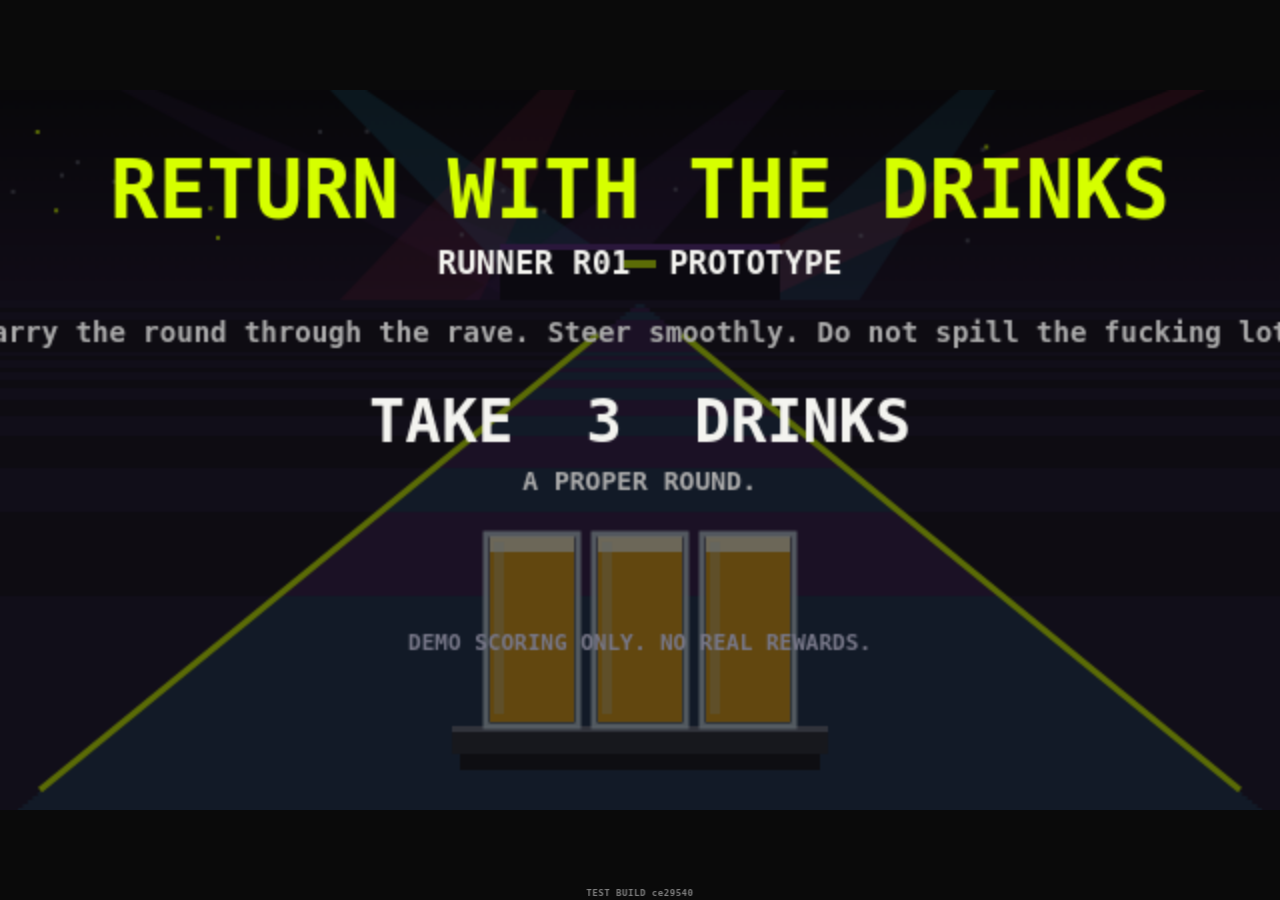
<file: arcade/return-with-the-drinks-runner-r01/index.html>
<!doctype html>
<html lang="en-GB">
<head><meta name="robots" content="noindex,nofollow"><meta name="aor-build" content="AoR PUBLIC TEST · src ce29540">
<meta charset="utf-8">
<meta name="viewport" content="width=device-width,initial-scale=1,viewport-fit=cover,user-scalable=no">

<meta name="theme-color" content="#0a0a0a">
<title>RETURN WITH THE DRINKS runner R01 · prototype · PUBLIC TEST</title>
<style>
  html,body{margin:0;height:100%;background:#0a0a0a;overflow:hidden;overscroll-behavior:none;touch-action:none;user-select:none;-webkit-user-select:none;
    -webkit-tap-highlight-color:transparent;font-family:ui-monospace,Menlo,Consolas,monospace}
  #c{position:fixed;display:block;background:#000}
  #drag{position:fixed;inset:0;z-index:2;touch-action:none;-webkit-touch-callout:none;user-select:none;-webkit-user-select:none}
  #titleUI{position:fixed;left:0;right:0;display:none;z-index:4;justify-content:center;align-items:center;gap:8px;padding:8px;box-sizing:border-box;touch-action:none}
  body.touch.title #titleUI{display:flex}
  #titleUI button{min-width:52px;min-height:56px;border:3px solid #d6ff00;border-radius:12px;background:rgba(10,10,10,.8);color:#d6ff00;font:900 22px ui-monospace,Menlo,Consolas,monospace;touch-action:none}
  #titleUI #tCount{min-width:76px;text-align:center;color:#f4f4f0;font:900 18px ui-monospace,Menlo,Consolas,monospace}
  #titleUI #tStart{background:#d6ff00;color:#0a0a0a;min-width:96px}
  #hint{position:fixed;left:0;right:0;display:none;text-align:center;color:#6b7186;font-size:11px;letter-spacing:.06em}
</style>
</head>
<body>
<canvas id="c" width="640" height="360" role="img" aria-label="Return With The Drinks runner game"></canvas>
<div id="hint">DRAG LEFT / RIGHT ANYWHERE TO STEER &middot; SMOOTH = LESS SPILL</div>
<div id="drag" aria-hidden="true"></div>
<div id="titleUI"><button type="button" id="tFewer" aria-label="fewer drinks">&minus;</button><span id="tCount"></span><button type="button" id="tMore" aria-label="more drinks">+</button><button type="button" id="tStart">START</button></div>
<script>
/* RETURN WITH THE DRINKS: forward runner R01 (prototype). Standalone: no network, no storage, no analytics, no links out.
   Fictional demo scoring only: no real discounts or rewards. Fixed 60 Hz sim so it is testable. */
(() => {
'use strict';
const W = 640, H = 360, HZ = 105, CX = 320, DT = 1 / 60, BPM = 128;
const cv = document.getElementById('c'), ctx = cv.getContext('2d');
const C = { ink: '#0a0a0a', acid: '#d6ff00', paper: '#f4f4f0', red: '#ff2e63', purple: '#5b2a86', blue: '#29c5ff', amber: '#e0a030', beer: '#e8a317', foam: '#fff4cf', glass: 'rgba(200,230,255,.28)' };
const clamp = (v, a, b) => Math.max(a, Math.min(b, v)), hash = (n) => { n = (n << 13) ^ n; return ((n * (n * n * 15731 + 789221) + 1376312589) & 0x7fffffff) / 0x7fffffff; };

/* ---------- tuning (the whole feel lives here) ---------- */
const TUNE = { vmax: 1.15, rampUp: 0.1, rampDown: 0.12,   // steering: u eases toward the input, lateral speed = u * vmax
  K: 45, Cdamp: 2.2, G: 2.3, spill: 0.5, spillRate: 1.4,  // slosh spring: stiffness, damping, forcing from lateral acceleration, threshold, loss/s
  dragKp: 14, dragKd: 1.5, dragSpan: 0.62,   // touch: finger travel (fraction of screen width) that moves the tray across the whole floor; PD gains turn 'where the finger wants the tray' into a steer
  speed0: 12, speed1: 20, length: 900, trayBase: 0.09, trayPer: 0.013, bump: [6, 0.07], stool: [10, 0.16] };

/* ---------- course ---------- */
function makeCourse(n, empty) { // rows come at you; the gap narrows, rows get closer in time, and lateral moves stay within what smooth steering can reach
  const rows = []; let z = 40, gx = 0, i = 0; const L = TUNE.length;
  const wallObjs = (gx, gap, seed0) => { const objs = []; let k = 0; // dancers packed up to the gap's exact edges, so the gap is the real width
    for (let x = gx - gap / 2 - 0.1; x > -1.25; x -= 0.2) objs.push({ x, w: 0.2, seed: seed0 + k++ }); for (let x = gx + gap / 2 + 0.1; x < 1.25; x += 0.2) objs.push({ x, w: 0.2, seed: seed0 + k++ }); return objs; };
  while (z < L - 40 && !empty) {
    const p = z / L, v = TUNE.speed0 + (TUNE.speed1 - TUNE.speed0) * p, gap = 1.05 - 0.6 * p, ts = 2.3 - 1.0 * p;
    const reach = 0.55 * TUNE.vmax * ts, r = hash(i * 7 + 3), r2 = hash(i * 13 + 5);
    gx = clamp(gx + (r * 2 - 1) * reach, -(1 - gap / 2) + 0.05, (1 - gap / 2) - 0.05);
    if (i % 5 === 4 && p > 0.15) rows.push({ z, kind: 'stool', objs: [{ x: clamp(gx + (r2 - 0.5) * 0.3, -0.8, 0.8), w: 0.34, seed: i }], gap, gx });
    else if (i % 4 === 2 && p > 0.1) { const gs = 1.2 - 0.3 * p; gx = clamp(gx, -(1 - gs / 2) + 0.05, (1 - gs / 2) - 0.05);
      rows.push({ z, kind: 'sway', objs: wallObjs(gx, gs, i * 20).concat([{ x: gx, w: 0.2, amp: 0.22, om: 1.6 + p, ph: r * 6, seed: i + 500 }]), gap: gs, gx }); }
    else rows.push({ z, kind: 'wall', objs: wallObjs(gx, gap, i * 20), gap, gx });
    z += ts * v; i++;
  }
  return rows;
}

/* ---------- state ---------- */
const G = { state: 'title', t: 0, n: 3, px: 0, vx: 0, u: 0, z: 0, speed: 12, ax: 0, rows: [], cups: [], parts: [], toasts: [], bump: 0, near: 0, bumps: 0, stoolHits: 0, E: 0, Es: 0, time: 0, flash: 0, shake: 0, result: null, empty: false, best: null, slow: 0, lastSlosh: 0 };
const input = { left: false, right: false, axis: null }; const pressed = new Set(); const drag = { id: null, x0: 0, px0: 0, target: 0, type: '' };
const trayHalf = () => TUNE.trayBase + TUNE.trayPer * G.n;
function start(n, empty) {
  G.n = n; G.empty = !!empty; G.px = 0; G.vx = 0; G.u = 0; G.z = 0; G.speed = TUNE.speed0; G.rows = makeCourse(n, G.empty); G.rows.forEach((r) => { r.done = false; r.hit = false; });
  G.cups = Array.from({ length: n }, (_, i) => ({ lv: 1, s: 0, ds: 0, k: TUNE.K * (1 + 0.06 * (i - (n - 1) / 2)) })); G.parts = []; G.toasts = []; G.near = 0; G.bumps = 0; G.stoolHits = 0; G.Es = 0; G.time = 0; G.flash = 0; G.shake = 0; G.result = null; G.slow = 0; G.ax = 0;
  G.state = 'play';
}
const liquid = () => G.cups.reduce((a, c) => a + c.lv, 0);
function toast(m, col = C.paper) { G.toasts.push({ m, t: 70, col }); if (G.toasts.length > 2) G.toasts.shift(); }
function droplets(ci, n) { const cup = cupX(ci); for (let i = 0; i < n; i++) G.parts.push({ x: cup + (Math.random() - 0.5) * 20, y: 270, vx: (Math.random() - 0.5) * 3 + Math.sign(G.cups[ci].s) * 1.5, vy: -2 - Math.random() * 2.5, t: 40 }); }
const CUP_W = 46, CUP_GAP = 8, cupX = (i) => CX + (i - (G.n - 1) / 2) * (CUP_W + CUP_GAP);

/* ---------- update ---------- */
function steerInput() { if (input.axis !== null) return input.axis;                                  // tests can drive an analogue axis directly
  if (drag.id !== null) { const e = drag.target - G.px; if (Math.abs(e) < 0.012 && Math.abs(G.vx) < 0.06) return 0; return clamp(TUNE.dragKp * e - TUNE.dragKd * G.vx, -1, 1); }   // finger down: follow it, with damping so it settles instead of hunting
  return (input.right ? 1 : 0) - (input.left ? 1 : 0); }
function physics() { // pure-ish: steering -> lateral accel -> slosh springs -> spill
  const d = steerInput(); const rate = d !== 0 ? TUNE.rampUp : TUNE.rampDown; G.u += clamp(d - G.u, -rate, rate);
  const vx0 = G.vx; G.vx = G.u * TUNE.vmax + (G.knock || 0); G.knock = (G.knock || 0) * 0.9; G.px = clamp(G.px + G.vx * DT, -1.05, 1.05); G.ax = (G.vx - vx0) / DT;
  const gain = TUNE.G * (1 + 0.18 * (G.n - 2)); let E = 0, total0 = liquid();
  for (let i = 0; i < G.cups.length; i++) { const c = G.cups[i];
    c.ds += (-c.k * c.s - TUNE.Cdamp * c.ds - gain * G.ax * (0.9 + 0.1 * Math.abs(i - (G.n - 1) / 2))) * DT; c.s += c.ds * DT; c.s = clamp(c.s, -1.2, 1.2); E += c.s * c.s;
    const ex = Math.max(0, Math.abs(c.s) - TUNE.spill); if (ex > 0 && c.lv > 0) { const loss = Math.min(c.lv, ex * TUNE.spillRate * DT * (0.6 + 0.4 * c.lv)); c.lv -= loss; if (Math.random() < 0.5) droplets(i, 1); } }
  G.E = E / G.cups.length; G.Es += G.E * DT; if (liquid() < total0 - 0.0005 && G.t - G.lastSlosh > 50 && !G.bump) { G.lastSlosh = G.t; toast('SLOSH! SMOOTHER', C.amber); }
}
function updateWorld() {
  const p = clamp(G.z / TUNE.length, 0, 1); G.speed = (TUNE.speed0 + (TUNE.speed1 - TUNE.speed0) * p) * (1 - 0.45 * clamp(G.slow, 0, 1)); G.slow = Math.max(0, G.slow - DT * 1.2); G.z += G.speed * DT; G.time += DT;
  for (const r of G.rows) { const d = r.z - G.z; if (r.done || d > 1) continue;
    for (const o of r.objs) { const ox = o.amp ? o.x + o.amp * Math.sin(G.t / 60 * o.om + o.ph) : o.x, half = o.w / 2 + trayHalf();
      if (!r.hit && Math.abs(d) < 0.35 && Math.abs(ox - G.px) < half) { r.hit = true; hitRow(r, ox, o); } }
    if (d < -0.35) { r.done = true; if (!r.hit) { let best = 9; for (const o of r.objs) { const ox = o.amp ? o.x + o.amp * Math.sin(G.t / 60 * o.om + o.ph) : o.x; best = Math.min(best, Math.abs(ox - G.px) - (o.w / 2 + trayHalf())); }
      if (best >= 0 && best < 0.07) { G.near++; toast('CLOSE ONE', C.blue); } } } }
  if (G.z >= TUNE.length) finish();
}
function hitRow(r, ox, o) {
  const dir = Math.sign(G.px - ox) || 1, stool = r.kind === 'stool', [imp, loss] = stool ? TUNE.stool : TUNE.bump; G.bump = 20; G.bumps++; if (stool) G.stoolHits++; G.slow = stool ? 1 : 0.6; G.knock = dir * (stool ? 1.1 : 0.7);
  G.cups.forEach((c, i) => { c.ds += dir * (imp + Math.random() * 2); const l = Math.min(c.lv, loss * (0.8 + Math.random() * 0.5)); c.lv -= l; droplets(i, 6); }); G.flash = 8; G.shake = stool ? 14 : 8; SFX.bump(); toast(stool ? 'STOOL! BIG SPILL' : 'BUMPED A DANCER', C.red);
}
function finish() {
  const n = G.n, lv = liquid(), smooth = clamp(1 - Math.sqrt(G.Es / Math.max(1, G.time)) / 0.5, 0, 1), pct = (lv / n) * 0.7 + smooth * 0.2 + Math.min(1, G.near / 8) * 0.1;
  const grade = pct >= 0.9 ? 'S' : pct >= 0.75 ? 'A' : pct >= 0.55 ? 'B' : 'C', delivered = G.cups.filter((c) => c.lv > 0.05).length, score = Math.round(lv * 1000 * (1 + 0.25 * (n - 2)) + smooth * 500 + G.near * 100);
  G.result = { grade, score, liquidPct: Math.round(lv / n * 100), delivered, n, smoothPct: Math.round(smooth * 100), near: G.near, bumps: G.bumps, secs: Math.round(G.time) }; if (!G.best || score > G.best.score) G.best = G.result; G.state = 'done'; G.card = 0; SFX.done();
}
function update() {
  document.body.classList.toggle('title', G.state === 'title'); const tc = document.getElementById('tCount'); if (tc && tc.dataset.n !== String(G.n)) { tc.dataset.n = G.n; tc.textContent = G.n + ' DRINKS'; }
  G.t++; const go = pressed.has('Enter') || pressed.has('Space') || pressed.has('click') || pressed.has('tap');
  if (pressed.has('KeyM')) audio.muted = !audio.muted;
  if (G.state === 'title') { if (pressed.has('ArrowLeft') || pressed.has('KeyA') || pressed.has('padL')) G.n = Math.max(2, G.n - 1); if (pressed.has('ArrowRight') || pressed.has('KeyD') || pressed.has('padR')) G.n = Math.min(6, G.n + 1); const tapStart = pressed.has('Enter') || pressed.has('Space') || pressed.has('tap') || (!document.body.classList.contains('touch') && pressed.has('click')); if (tapStart) start(G.n); }   // on a phone only START starts (a stray tap can't)
  else if (G.state === 'play') {
    if (pressed.has('Escape') || pressed.has('KeyP')) G.state = 'paused'; else if (pressed.has('KeyR')) start(G.n, G.empty);
    else { physics(); updateWorld(); if (G.bump > 0) G.bump--; if (liquid() <= 0.001 && G.state === 'play') { G.state = 'fail'; G.card = 0; SFX.fail(); } music(); }
  } else if (G.state === 'paused') { if (pressed.has('Escape') || pressed.has('KeyP') || go) G.state = 'play'; }
  else if (G.state === 'done' || G.state === 'fail') { G.card++; if (G.card > 50 && (go || pressed.has('KeyR'))) { if (G.state === 'fail' || pressed.has('KeyR')) start(G.n, G.empty); else G.state = 'title'; } }
  G.parts.forEach((q) => { q.x += q.vx; q.y += q.vy; q.vy += 0.25; q.t--; }); G.parts = G.parts.filter((q) => q.t > 0); G.toasts.forEach((t) => t.t--); G.toasts = G.toasts.filter((t) => t.t > 0);
  if (G.flash > 0) G.flash--; if (G.shake > 0) G.shake--; pressed.clear();
}

/* ---------- audio ---------- */
const audio = { ctx: null, muted: false, step: -1 };
function audioInit() { if (audio.ctx || !(window.AudioContext || window.webkitAudioContext)) return; try { audio.ctx = new (window.AudioContext || window.webkitAudioContext)(); } catch (e) { audio.ctx = null; } }
function tone(f, d, type = 'square', v = 0.05, slide = 0, when = 0) { if (!audio.ctx || audio.muted) return; const t = audio.ctx.currentTime + when, o = audio.ctx.createOscillator(), g = audio.ctx.createGain(); o.type = type; o.frequency.setValueAtTime(f, t); if (slide) o.frequency.exponentialRampToValueAtTime(Math.max(30, f + slide), t + d); g.gain.setValueAtTime(v, t); g.gain.exponentialRampToValueAtTime(0.0001, t + d); o.connect(g).connect(audio.ctx.destination); o.start(t); o.stop(t + d + 0.02); }
const SFX = { bump: () => { tone(110, .2, 'sawtooth', .09, -60); tone(700, .08, 'square', .03, -300); }, done: () => [523, 659, 784, 1047].forEach((f, i) => tone(f, .14, 'square', .05, 0, i * .1)), fail: () => tone(260, .5, 'sawtooth', .07, -200) };
function music() { if (!audio.ctx || audio.muted) return; const st = 60 / BPM / 4, n = Math.floor(audio.ctx.currentTime / st); if (n === audio.step) return; audio.step = n; const s = n % 16; if (s % 4 === 0) tone(58, .14, 'sine', .08, -30); if (s % 4 === 2) tone(6000, .02, 'square', .008); if ([0, 3, 6, 10, 12].includes(s)) tone(s < 8 ? 55 : 49, .12, 'sawtooth', .035); }

/* ---------- drawing ---------- */
const sc = (d) => 1 / (1 + 0.22 * d), gy = (d) => HZ + (H - HZ - 10) * sc(d), beatP = () => ((G.t / 60) * (BPM / 60)) % 1;
const camX = () => G.px * 0.85;
function drawBG() {
  const bp = beatP(); const g = ctx.createLinearGradient(0, 0, 0, HZ); g.addColorStop(0, '#05030a'); g.addColorStop(1, '#1a0f2a'); ctx.fillStyle = g; ctx.fillRect(0, 0, W, HZ + 2);
  const tint = ['rgba(91,42,134,', 'rgba(41,197,255,', 'rgba(255,46,99,'];
  for (let i = 0; i < 6; i++) { const a = Math.sin(G.t / 90 + i * 1.7) * 0.5, x0 = 60 + i * 105; ctx.fillStyle = tint[i % 3] + (0.1 + 0.12 * (1 - bp) * (i % 2) + 0.05) + ')'; ctx.beginPath(); ctx.moveTo(x0, 0); ctx.lineTo(x0 + 18, 0); ctx.lineTo(CX + (x0 - CX) * 0.2 + a * 160, HZ); ctx.lineTo(CX + (x0 - CX) * 0.2 + a * 160 - 70, HZ); ctx.fill(); }
  for (let i = 0; i < 24; i++) { const x = (hash(i) * W * 1.2 - camX() * 18) % W, y = 8 + hash(i + 40) * 70; ctx.fillStyle = i % 5 ? 'rgba(160,166,184,.5)' : C.acid; ctx.fillRect((x + W) % W, y, 2, 2); }
  // DJ booth far away
  ctx.fillStyle = '#0d0818'; ctx.fillRect(CX - 70 - camX() * 10, HZ - 28, 140, 28); ctx.fillStyle = C.purple; ctx.fillRect(CX - 70 - camX() * 10, HZ - 28, 140, 3); ctx.fillStyle = C.acid; ctx.fillRect(CX - 8 - camX() * 10, HZ - 20, 16, 4);
}
function drawFloor() {
  const bp = beatP(), cx = camX();
  for (let y = HZ; y < H; y += 2) { const k = (y - HZ) / (H - HZ - 10), d = Math.max(0, (1 / Math.max(0.0001, k) - 1) / 0.22), band = Math.floor((d + G.z) / 3) % 2, hw = 300 * k;
    ctx.fillStyle = band ? '#14101f' : '#1c1530'; ctx.fillRect(0, y, W, 2);
    ctx.fillStyle = band ? `rgba(91,42,134,${0.35 + 0.25 * (1 - bp)})` : `rgba(41,197,255,${0.12 + 0.12 * (1 - bp)})`; ctx.fillRect(CX - cx * 300 * k - hw, y, hw * 2, 2); }
  // lane edges
  ctx.strokeStyle = C.acid; ctx.lineWidth = 3; for (const s of [-1, 1]) { ctx.beginPath(); ctx.moveTo(CX + (s - cx) * 300 * sc(60), gy(60)); ctx.lineTo(CX + (s - cx) * 300 * sc(0), gy(0)); ctx.stroke(); }
}
function dancer(x, d, w, seed, kind) {
  const k = sc(d), fy = gy(d), sx = CX + (x - camX()) * 300 * k, h = 150 * k * (kind === 'stool' ? 0.75 : 1), ww = w * 300 * k, bp = beatP(), bob = Math.sin(G.t / 9 + seed) * 3 * k; if (sx < -80 || sx > W + 80) return;
  const tops = [C.red, C.blue, C.purple, C.acid, '#ff8a2e'], top = tops[Math.abs(seed) % 5], skin = ['#e8b48a', '#b97d58', '#8a5a3a', '#f0c8a0'][Math.abs(seed) % 4];
  if (kind === 'stool') { ctx.fillStyle = '#2a1a10'; ctx.fillRect(sx - ww / 2, fy - h * 0.55, ww, h * 0.18); ctx.fillStyle = '#7a4a2b'; ctx.fillRect(sx - ww / 2, fy - h * 0.55, ww, 4 * k + 2); ctx.fillStyle = '#3a3a48'; ctx.fillRect(sx - ww * 0.35, fy - h * 0.38, ww * 0.12, h * 0.38); ctx.fillRect(sx + ww * 0.23, fy - h * 0.38, ww * 0.12, h * 0.38);
    ctx.fillStyle = '#0d0818'; ctx.fillRect(sx - ww * 0.45, fy - h * 1.0, ww * 0.9, h * 0.42); ctx.fillStyle = C.acid; ctx.beginPath(); ctx.arc(sx, fy - h * 0.8, ww * 0.18, 0, 6.3); ctx.fill(); return; }
  ctx.fillStyle = '#15101c'; ctx.fillRect(sx - ww * 0.35, fy - h * 0.38 + bob * 0.3, ww * 0.28, h * 0.38); ctx.fillRect(sx + ww * 0.07, fy - h * 0.38 - bob * 0.3, ww * 0.28, h * 0.38);          // legs
  ctx.fillStyle = top; ctx.fillRect(sx - ww * 0.5, fy - h * 0.78 + bob, ww, h * 0.42);                                                                                                    // torso
  ctx.fillStyle = top; const up = Math.sin(G.t / 9 + seed) > 0; ctx.fillRect(sx - ww * 0.72, fy - h * (up ? 1.0 : 0.6) + bob, ww * 0.2, h * (up ? 0.34 : 0.3)); ctx.fillRect(sx + ww * 0.52, fy - h * (up ? 0.6 : 1.0) + bob, ww * 0.2, h * (up ? 0.3 : 0.34)); // arms
  ctx.fillStyle = skin; ctx.beginPath(); ctx.arc(sx, fy - h * 0.88 + bob, ww * 0.26, 0, 6.3); ctx.fill(); ctx.fillStyle = '#0a0a0a'; ctx.fillRect(sx - ww * 0.2, fy - h * 0.95 + bob, ww * 0.4, ww * 0.1);
}
function drawCrowdSides() { ctx.globalAlpha = 0.38; for (let d = 60; d > 1; d -= 2.6) { for (const s of [-1, 1]) { const x = s * (1.45 + hash(Math.floor(d * 3) * 7 + s) * 0.4), seed = Math.floor(d * 5) + s * 31; dancer(x, d + (G.z % 2.6), 0.22, seed, 'dancer'); } } ctx.globalAlpha = 1; }
function drawObjects() {
  const items = []; for (const r of G.rows) { const d = r.z - G.z; if (d > 60 || d < -0.6) continue; for (const o of r.objs) items.push({ d, o, r }); } items.sort((a, b) => b.d - a.d);
  if (G.z > TUNE.length - 70) { const d = TUNE.length - G.z; for (let i = 0; i < 5; i++) dancer((i - 2) * 0.32, Math.max(0.2, d), 0.24, 700 + i, 'dancer'); const k = sc(Math.max(0.2, d)); ctx.fillStyle = C.acid; ctx.font = `900 ${Math.max(10, 30 * k)}px ui-monospace,monospace`; ctx.textAlign = 'center'; ctx.fillText('YOUR MATES', CX - camX() * 300 * k, gy(Math.max(0.2, d)) - 190 * k); }
  for (const { d, o, r } of items) { const x = o.amp ? o.x + o.amp * Math.sin(G.t / 60 * o.om + o.ph) : o.x; if (d < 0.2 && d > -0.6) ctx.globalAlpha = 0.85; dancer(x, Math.max(0.02, d), o.w, o.seed, r.kind === 'stool' ? 'stool' : 'dancer'); ctx.globalAlpha = 1; }
}
function drawTray() {
  const n = G.n, sAvg = G.cups.reduce((a, c) => a + c.s, 0) / n, tilt = sAvg * 0.22; const danger = clamp((Math.abs(sAvg) - 0.25) / 0.4, 0, 1);
  ctx.save(); ctx.translate(CX, 318); ctx.rotate(tilt); ctx.translate(-CX, -318);
  const tw = n * (CUP_W + CUP_GAP) + 26; ctx.fillStyle = '#2b2d3a'; ctx.fillRect(CX - tw / 2, 318, tw, 14); ctx.fillStyle = '#6b7186'; ctx.fillRect(CX - tw / 2, 318, tw, 3); ctx.fillStyle = '#15151d'; ctx.fillRect(CX - tw / 2 + 4, 332, tw - 8, 8);
  for (let i = 0; i < n; i++) { const c = G.cups[i], x = cupX(i), top = 318 - 96, bottom = 318; const lvH = 84 * c.lv, surf = bottom - 4 - lvH; const slope = c.s * 26;
    ctx.fillStyle = 'rgba(10,10,10,.5)'; ctx.fillRect(x - CUP_W / 2, top, CUP_W, 96);
    if (c.lv > 0.01) { ctx.save(); ctx.beginPath(); ctx.rect(x - CUP_W / 2 + 2, top, CUP_W - 4, 94); ctx.clip(); ctx.fillStyle = C.beer; ctx.beginPath(); ctx.moveTo(x - CUP_W, surf - slope); ctx.lineTo(x + CUP_W, surf + slope); ctx.lineTo(x + CUP_W, bottom); ctx.lineTo(x - CUP_W, bottom); ctx.fill();
      ctx.fillStyle = C.foam; ctx.beginPath(); ctx.moveTo(x - CUP_W, surf - slope - 7); ctx.lineTo(x + CUP_W, surf + slope - 7); ctx.lineTo(x + CUP_W, surf + slope + 1); ctx.lineTo(x - CUP_W, surf - slope + 1); ctx.fill(); ctx.restore(); }
    ctx.strokeStyle = Math.abs(c.s) > TUNE.spill ? C.red : 'rgba(220,240,255,.85)'; ctx.lineWidth = 3; ctx.strokeRect(x - CUP_W / 2, top, CUP_W, 96); ctx.fillStyle = C.glass; ctx.fillRect(x - CUP_W / 2 + 4, top + 4, 5, 86); }
  ctx.restore();
  if (danger > 0.05) { ctx.strokeStyle = `rgba(255,46,99,${danger * 0.8})`; ctx.lineWidth = 5; ctx.strokeRect(CX - tw / 2 - 6, 212, tw + 12, 134); }
  for (const q of G.parts) { ctx.fillStyle = C.beer; ctx.fillRect(q.x, q.y, 4, 4); }
}
function hud() {
  ctx.fillStyle = 'rgba(10,10,10,.6)'; ctx.fillRect(0, 0, W, 8); ctx.fillStyle = C.acid; ctx.fillRect(0, 0, W * clamp(G.z / TUNE.length, 0, 1), 8); ctx.fillStyle = C.paper; ctx.font = '900 12px ui-monospace,monospace'; ctx.textAlign = 'left';
  ctx.fillText(`DRINKS ${Math.round(liquid() / G.n * 100)}%`, 10, 28); ctx.textAlign = 'right'; ctx.fillText(`${Math.round(Math.max(0, TUNE.length - G.z))}M TO THE MATES`, W - 10, 28);
  ctx.textAlign = 'center'; G.toasts.forEach((t, i) => { ctx.globalAlpha = Math.min(1, t.t / 20); ctx.fillStyle = t.col; ctx.font = '900 18px ui-monospace,monospace'; ctx.fillText(t.m, CX, 230 + i * 22); ctx.globalAlpha = 1; });
}
function T(s, y, size, col, x = CX) { ctx.fillStyle = col; ctx.font = `900 ${size}px ui-monospace,Menlo,Consolas,monospace`; ctx.textAlign = 'center'; ctx.fillText(s, x, y); }
function draw() {
  ctx.fillStyle = '#000'; ctx.fillRect(0, 0, W, H);
  if (G.state === 'title') { drawBG(); drawFloor(); G.cups = G.cups.length === G.n ? G.cups : Array.from({ length: G.n }, () => ({ lv: 1, s: Math.sin(G.t / 20) * 0.1, ds: 0, k: 45 })); drawTray(); ctx.fillStyle = 'rgba(10,10,10,.6)'; ctx.fillRect(0, 0, W, H);
    T('RETURN WITH THE DRINKS', 64, 40, C.acid); T('RUNNER R01  PROTOTYPE', 92, 16, C.paper); T('Carry the round through the rave. Steer smoothly. Do not spill the fucking lot.', 126, 14, '#aaa');
    T(`TAKE  ${G.n}  DRINKS`, 176, 30, C.paper); T(['A WARM-UP. TAKE IT EASY.', 'A PROPER ROUND.', 'BRAVE OF YOU. MORE POINTS, MORE SLOSH.', 'CHALLENGE MODE. SMOOTH HANDS ONLY.', 'ABSURD. NEARLY IMPOSSIBLE. GOOD LUCK.'][G.n - 2], 200, 13, G.n >= 5 ? C.blue : '#aaa');   // higher counts are challenge modes, not mistakes T(document.body.classList.contains('touch') ? 'pick the number below, then START' : 'LEFT / RIGHT to choose  ·  SPACE or TAP to go', 232, 14, C.acid); T(document.body.classList.contains('touch') ? 'STEER: DRAG LEFT / RIGHT ANYWHERE ON THE SCREEN' : 'STEER  A D / ARROWS / DRAG WITH THE MOUSE   P PAUSE   R RESTART   M SOUND', 256, 11, '#778');
    T('DEMO SCORING ONLY. NO REAL REWARDS.', 280, 11, '#778'); if (G.best) T(`BEST ${G.best.score}  ${G.best.grade}`, 306, 16, C.blue); return; }
  ctx.save(); if (G.shake > 0) ctx.translate((Math.random() - 0.5) * G.shake, (Math.random() - 0.5) * G.shake);
  drawBG(); drawFloor(); drawCrowdSides(); drawObjects(); ctx.restore(); if (G.flash > 0) { ctx.fillStyle = `rgba(255,46,99,${G.flash / 24})`; ctx.fillRect(0, 0, W, H); }
  drawTray(); hud();
  if (G.state === 'paused') { ctx.fillStyle = 'rgba(10,10,10,.8)'; ctx.fillRect(0, 0, W, H); T('PAUSED', 180, 56, C.acid); }
  if (G.state === 'fail') { ctx.fillStyle = 'rgba(10,10,10,.82)'; ctx.fillRect(0, 0, W, H); T('NOT A DROP LEFT.', 150, 48, C.red); T('Your mates are thirsty and disappointed.', 190, 16, C.paper); if (G.card > 50) T('SPACE / TAP TO TRY AGAIN', 250, 18, '#aaa'); }
  if (G.state === 'done') { const r = G.result; ctx.fillStyle = 'rgba(10,10,10,.85)'; ctx.fillRect(0, 0, W, H); T('BACK WITH THE DRINKS', 52, 30, C.acid); T(r.grade, 150, 90, r.grade === 'S' ? C.acid : C.paper, 130);
    ctx.textAlign = 'left'; ctx.fillStyle = C.paper; ctx.font = '900 16px ui-monospace,monospace'; [`DELIVERED  ${r.delivered}/${r.n} drinks`, `LIQUID LEFT  ${r.liquidPct}%`, `SMOOTHNESS  ${r.smoothPct}%`, `NEAR MISSES  ${r.near}`, `BUMPS  ${r.bumps}`, `TIME  ${r.secs}s`, `DEMO SCORE  ${r.score}`].forEach((s, i) => ctx.fillText(s, 250, 110 + i * 26));
    T('Demo scoring is fictional. No discounts or rewards.', 320, 11, '#778'); if (G.card > 50) T('SPACE / TAP FOR TITLE   R RETRY', 340, 13, '#aaa'); }
}

/* ---------- input ---------- */
const KMAP = { ArrowLeft: 'left', KeyA: 'left', ArrowRight: 'right', KeyD: 'right' };
addEventListener('keydown', (e) => { if (e.metaKey || e.ctrlKey || e.altKey) return; audioInit(); if (KMAP[e.code] || ['Space', 'Enter', 'Escape', 'KeyP', 'KeyM', 'KeyR'].includes(e.code)) e.preventDefault(); if (!e.repeat) pressed.add(e.code); if (KMAP[e.code]) input[KMAP[e.code]] = true; });
addEventListener('keyup', (e) => { if (KMAP[e.code]) input[KMAP[e.code]] = false; });
addEventListener('blur', () => { input.left = input.right = false; endDrag(); if (G.state === 'play') G.state = 'paused'; });
/* Touch / mouse steering: drag anywhere. The finger's travel since it went down (not its absolute X) says where the tray should be, so there is no
   teleporting; the damped follower below turns that into a steer, so a smooth hand is a smooth tray and a jerky hand is a violent one (= slosh).
   If the finger runs past the edge of the floor the anchor slides with it, so reversing never has to "unwind" the overshoot. */
const dragEl = document.getElementById('drag');
const endDrag = (e) => { if (drag.id !== null && (e === undefined || e.pointerId === drag.id)) { drag.id = null; } };
dragEl.addEventListener('pointerdown', (e) => { audioInit(); pressed.add('click'); e.preventDefault();
  if (G.state === 'play' && drag.id === null && e.isPrimary !== false) { drag.id = e.pointerId; drag.type = e.pointerType; drag.x0 = e.clientX; drag.px0 = G.px; drag.target = G.px; try { dragEl.setPointerCapture(e.pointerId); } catch (_) { /* capture is a nicety */ } } });
dragEl.addEventListener('pointermove', (e) => { if (e.pointerId !== drag.id) return; const gain = 2 / (TUNE.dragSpan * Math.max(280, innerWidth)), want = drag.px0 + (e.clientX - drag.x0) * gain, lim = 1.05;
  if (want > lim) { drag.x0 = e.clientX - (lim - drag.px0) / gain; drag.target = lim; } else if (want < -lim) { drag.x0 = e.clientX - (-lim - drag.px0) / gain; drag.target = -lim; } else drag.target = want; });
for (const ev of ['pointerup', 'pointercancel', 'lostpointercapture']) dragEl.addEventListener(ev, endDrag);
dragEl.addEventListener('contextmenu', (e) => e.preventDefault());
addEventListener('visibilitychange', () => { if (document.hidden) endDrag(); });
// title buttons act on a press that BEGAN on them (a lifted finger's synthetic click, aimed at whatever is under it, can never press START)
function bindTap(el, fn) { let down = null; el.addEventListener('pointerdown', (e) => { audioInit(); down = e.pointerId; e.preventDefault(); }); el.addEventListener('pointerup', (e) => { if (down === e.pointerId) fn(); down = null; });
  el.addEventListener('pointercancel', () => { down = null; }); el.addEventListener('click', (e) => { e.preventDefault(); if (e.detail === 0 && !e.pointerType) fn(); }); el.addEventListener('contextmenu', (e) => e.preventDefault()); }
bindTap(document.getElementById('tFewer'), () => pressed.add('padL')); bindTap(document.getElementById('tMore'), () => pressed.add('padR')); bindTap(document.getElementById('tStart'), () => pressed.add('tap'));
if (matchMedia('(pointer:coarse)').matches || 'ontouchstart' in window) document.body.classList.add('touch');
function fit() {
  const w = innerWidth, h = innerHeight, portrait = h > w, touch = document.body.classList.contains('touch');
  const availH = touch && portrait ? h - 120 : h, sc = Math.min(w / W, availH / H), cw = Math.floor(W * sc), ch = Math.floor(H * sc);   // portrait phones keep the space under the picture free for the thumb
  cv.style.width = cw + 'px'; cv.style.height = ch + 'px'; cv.style.left = Math.floor((w - cw) / 2) + 'px'; cv.style.top = touch && portrait ? '4px' : Math.floor((h - ch) / 2) + 'px';
  const hint = document.getElementById('hint'); hint.style.display = touch && portrait ? 'block' : 'none'; hint.style.top = 4 + ch + 10 + 'px';
  const ui = document.getElementById('titleUI'); ui.style.top = touch && portrait ? (4 + ch + 40) + 'px' : 'auto'; ui.style.bottom = touch && portrait ? 'auto' : '10px';
}
addEventListener('resize', fit); addEventListener('orientationchange', fit); fit();

/* ---------- loop ---------- */
const q = new URLSearchParams(location.search); if (q.get('drinks')) G.n = clamp(parseInt(q.get('drinks'), 10) || 3, 2, 6);
let acc = 0, prev = performance.now(), manual = false; const perf = { frames: 0, upd: 0, drw: 0 };
function frame(now) { if (!manual) { acc += Math.min(0.1, (now - prev) / 1000); while (acc >= DT) { const t0 = performance.now(); update(); perf.upd += performance.now() - t0; acc -= DT; } } prev = now; const t1 = performance.now(); draw(); perf.drw += performance.now() - t1; perf.frames++; requestAnimationFrame(frame); }
requestAnimationFrame(frame);
// Test/debug hook for the automated checks. No effect on normal play; remove before any production use.
window.__run = { drag, endDrag, G, TUNE, input, pressed, update, draw, start, hold(v) { manual = v; }, makeCourse, liquid, perf, resetPerf() { perf.frames = perf.upd = perf.drw = 0; }, trayHalf, W, H };
})();
</script>
<div aria-hidden="true" id="aorBuildStamp" style="position:fixed;left:50%;bottom:2px;transform:translateX(-50%);z-index:2147483000;pointer-events:none;font:700 9px/1 ui-monospace,Menlo,Consolas,monospace;letter-spacing:.06em;color:#fff;mix-blend-mode:difference;opacity:.5">TEST BUILD ce29540</div></body>
</html>
</file>
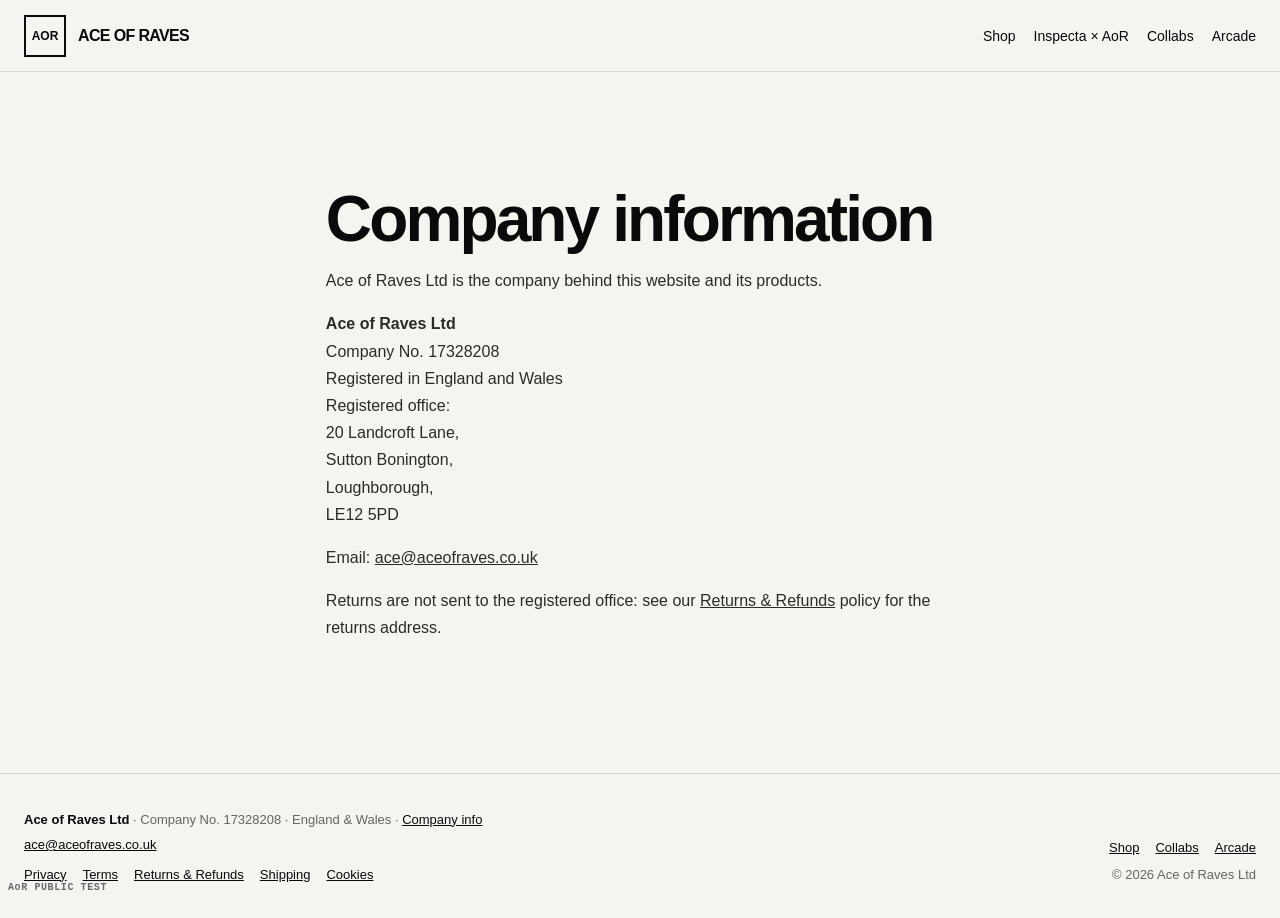
<file: company.html>
<!doctype html>
<html lang="en-GB">
<head><meta name="robots" content="noindex,nofollow"><meta name="aor-build" content="AoR PUBLIC TEST · src ce29540">
<meta charset="utf-8"><meta name="viewport" content="width=device-width,initial-scale=1">
<title>Company information · Ace of Raves · PUBLIC TEST</title><!-- aor-meta:start --><link rel="icon" href="assets/images/favicon.svg" type="image/svg+xml"><link rel="apple-touch-icon" href="assets/images/apple-touch-icon.png"><meta name="description" content="Ace of Raves Ltd company information: company number, registered office and contact."><link rel="canonical" href="https://chefferyepstein.github.io/AoR-Public-Test/company.html"><meta property="og:site_name" content="Ace of Raves"><meta property="og:type" content="website"><meta property="og:title" content="Company information · Ace of Raves"><meta property="og:description" content="Ace of Raves Ltd company information: company number, registered office and contact."><meta property="og:url" content="https://chefferyepstein.github.io/AoR-Public-Test/company.html"><meta property="og:image" content="https://chefferyepstein.github.io/AoR-Public-Test/assets/images/og-image.png"><meta property="og:image:width" content="1200"><meta property="og:image:height" content="630"><meta property="og:image:alt" content="Ace of Raves: a stack of playing cards with a hand making a finger-gun"><meta property="og:locale" content="en_GB"><meta name="twitter:card" content="summary_large_image"><!-- aor-meta:end -->

<link rel="stylesheet" href="assets/css/styles.css">
</head>
<body>
<a class="skip-link" href="#main">Skip to content</a>
<header class="site-header">
  <a class="brand" href="index.html" aria-label="Ace of Raves home"><span class="brand-mark">AOR</span><span class="brand-name">Ace of Raves</span></a>
  <nav class="site-nav site-nav--static" aria-label="Primary"><a href="index.html#shop">Shop</a><a href="collections/inspecta.html">Inspecta × AoR</a><a href="index.html#collabs">Collabs</a><a href="games/index.html">Arcade</a></nav>
</header>
<main id="main" class="legal-page section">
<h1>Company information</h1>
<p>Ace of Raves Ltd is the company behind this website and its products.</p>
<p><strong>Ace of Raves Ltd</strong><br>
Company No. 17328208<br>
Registered in England and Wales<br>
Registered office:<br>
20 Landcroft Lane,<br>
Sutton Bonington,<br>
Loughborough,<br>
LE12 5PD</p>
<p>Email: <a href="mailto:ace@aceofraves.co.uk">ace@aceofraves.co.uk</a></p>
<p>Returns are not sent to the registered office: see our <a href="returns.html">Returns &amp; Refunds</a> policy for the returns address.</p>
</main>
<footer class="site-footer">
  <div class="legal-footer">
    <p><strong>Ace of Raves Ltd</strong> · Company No. 17328208 · England &amp; Wales · <a href="company.html">Company info</a></p>
    <p><a href="mailto:ace@aceofraves.co.uk">ace@aceofraves.co.uk</a></p>
    <nav aria-label="Legal">
      <a href="privacy.html">Privacy</a>
      <a href="terms.html">Terms</a>
      <a href="returns.html">Returns &amp; Refunds</a>
      <a href="shipping.html">Shipping</a>
      <a href="cookies.html">Cookies</a>
    </nav>
  </div>
  <div class="footer-meta"><nav aria-label="Footer"><a href="index.html#shop">Shop</a><a href="index.html#collabs">Collabs</a><a href="games/index.html">Arcade</a></nav><p>© <span data-year>2026</span> Ace of Raves Ltd</p></div>
</footer>
<div aria-hidden="true" style="position:fixed;left:8px;bottom:6px;z-index:2147483000;pointer-events:none;font:700 10px/1.2 ui-monospace,Menlo,Consolas,monospace;letter-spacing:.06em;color:#fff;mix-blend-mode:difference;opacity:.6">AoR PUBLIC TEST</div></body>
</html>
</file>
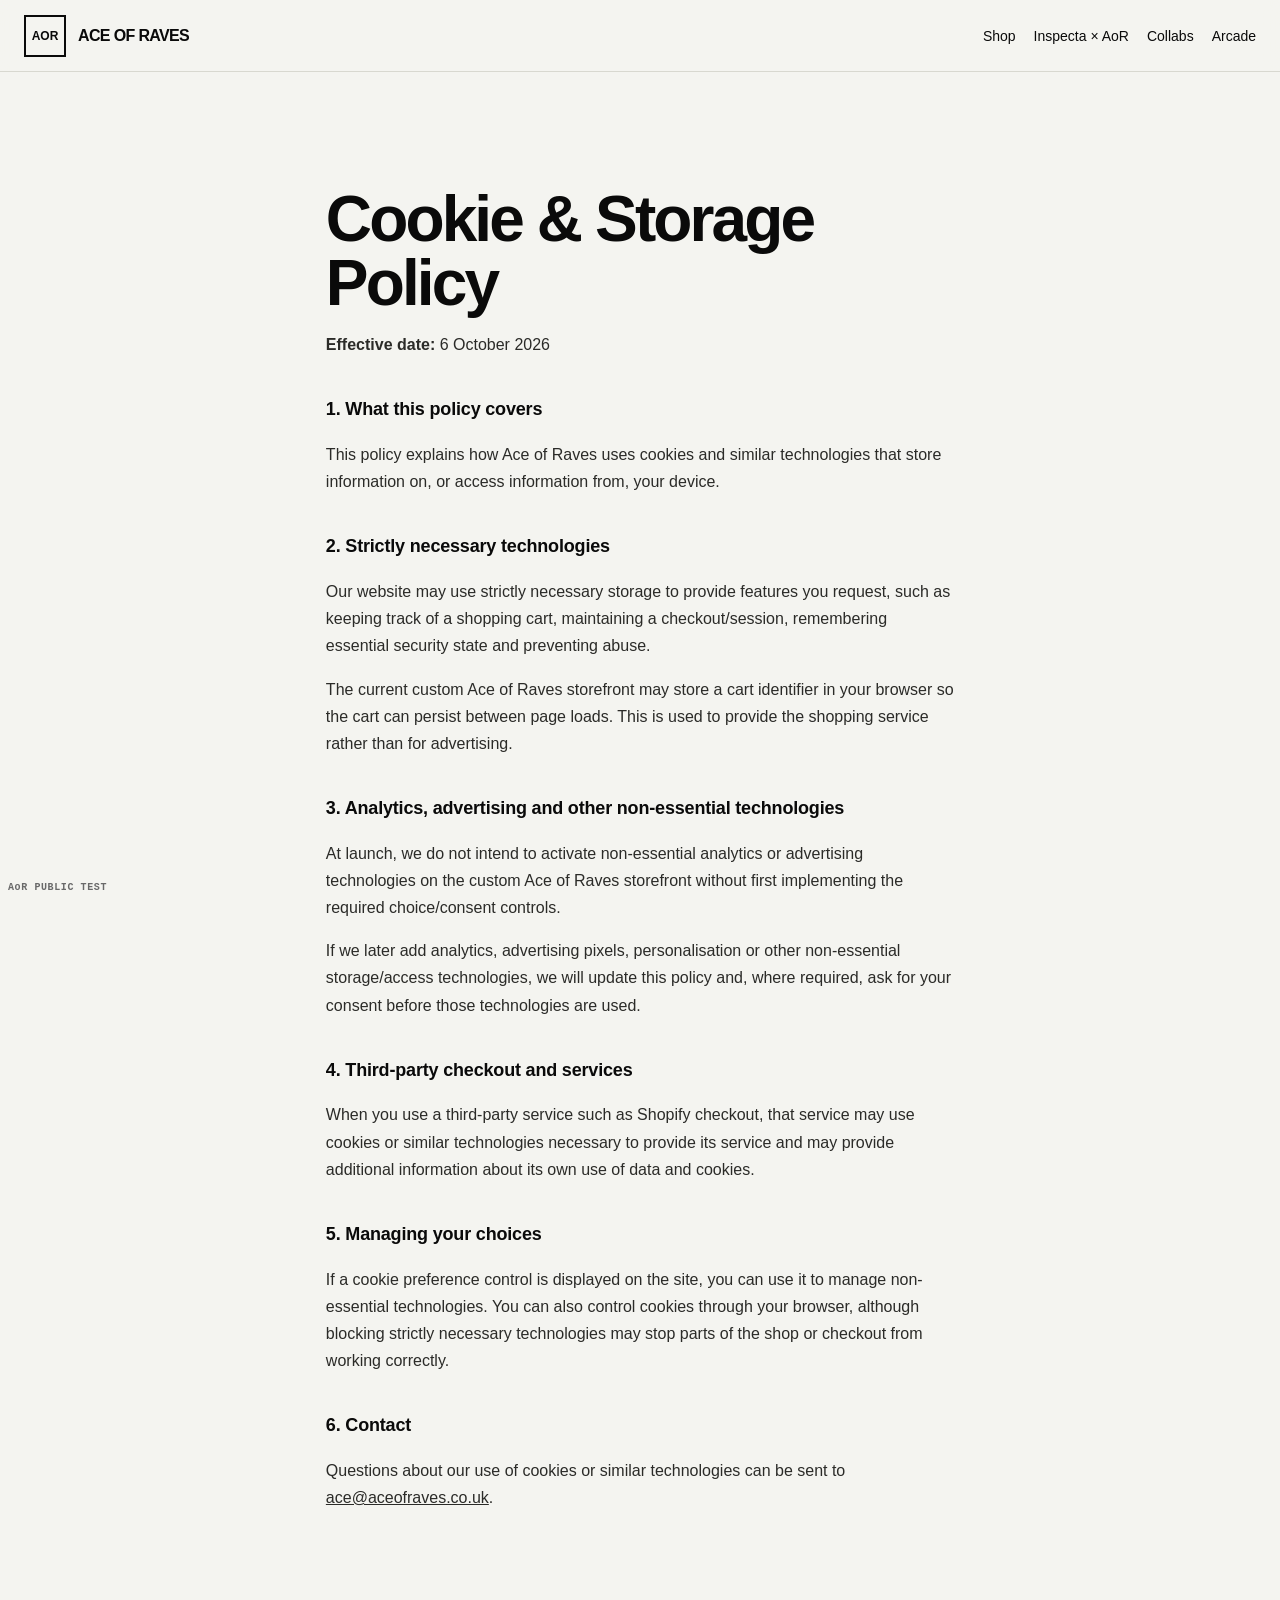
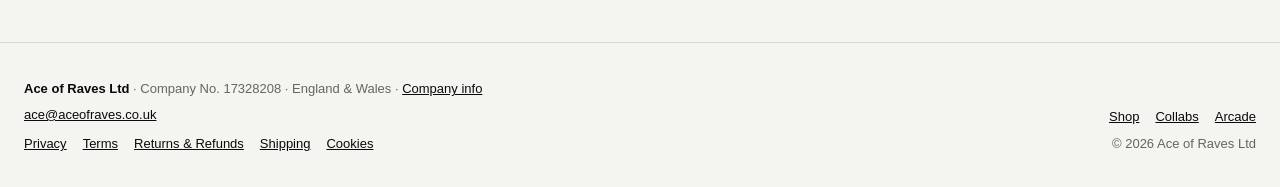
<file: cookies.html>
<!doctype html>
<html lang="en-GB">
<head><meta name="robots" content="noindex,nofollow"><meta name="aor-build" content="AoR PUBLIC TEST · src ce29540">
<meta charset="utf-8"><meta name="viewport" content="width=device-width,initial-scale=1">
<title>Cookie &amp; Storage Policy · Ace of Raves · PUBLIC TEST</title><!-- aor-meta:start --><link rel="icon" href="assets/images/favicon.svg" type="image/svg+xml"><link rel="apple-touch-icon" href="assets/images/apple-touch-icon.png"><meta name="description" content="Cookie and storage policy for Ace of Raves Ltd."><link rel="canonical" href="https://chefferyepstein.github.io/AoR-Public-Test/cookies.html"><meta property="og:site_name" content="Ace of Raves"><meta property="og:type" content="website"><meta property="og:title" content="Cookie &amp; Storage Policy · Ace of Raves"><meta property="og:description" content="Cookie and storage policy for Ace of Raves Ltd."><meta property="og:url" content="https://chefferyepstein.github.io/AoR-Public-Test/cookies.html"><meta property="og:image" content="https://chefferyepstein.github.io/AoR-Public-Test/assets/images/og-image.png"><meta property="og:image:width" content="1200"><meta property="og:image:height" content="630"><meta property="og:image:alt" content="Ace of Raves: a stack of playing cards with a hand making a finger-gun"><meta property="og:locale" content="en_GB"><meta name="twitter:card" content="summary_large_image"><!-- aor-meta:end -->
<link rel="stylesheet" href="assets/css/styles.css">
</head>
<body>
<a class="skip-link" href="#main">Skip to content</a>
<header class="site-header">
  <a class="brand" href="index.html" aria-label="Ace of Raves home"><span class="brand-mark">AOR</span><span class="brand-name">Ace of Raves</span></a>
  <nav class="site-nav site-nav--static" aria-label="Primary"><a href="index.html#shop">Shop</a><a href="collections/inspecta.html">Inspecta × AoR</a><a href="index.html#collabs">Collabs</a><a href="games/index.html">Arcade</a></nav>
</header>
<main id="main" class="legal-page section">
<h1>Cookie &amp; Storage Policy</h1><p><strong>Effective date:</strong> 6 October 2026</p>
<h2>1. What this policy covers</h2><p>This policy explains how Ace of Raves uses cookies and similar technologies that store information on, or access information from, your device.</p>
<h2>2. Strictly necessary technologies</h2><p>Our website may use strictly necessary storage to provide features you request, such as keeping track of a shopping cart, maintaining a checkout/session, remembering essential security state and preventing abuse.</p><p>The current custom Ace of Raves storefront may store a cart identifier in your browser so the cart can persist between page loads. This is used to provide the shopping service rather than for advertising.</p>
<h2>3. Analytics, advertising and other non-essential technologies</h2><p>At launch, we do not intend to activate non-essential analytics or advertising technologies on the custom Ace of Raves storefront without first implementing the required choice/consent controls.</p><p>If we later add analytics, advertising pixels, personalisation or other non-essential storage/access technologies, we will update this policy and, where required, ask for your consent before those technologies are used.</p>
<h2>4. Third-party checkout and services</h2><p>When you use a third-party service such as Shopify checkout, that service may use cookies or similar technologies necessary to provide its service and may provide additional information about its own use of data and cookies.</p>
<h2>5. Managing your choices</h2><p>If a cookie preference control is displayed on the site, you can use it to manage non-essential technologies. You can also control cookies through your browser, although blocking strictly necessary technologies may stop parts of the shop or checkout from working correctly.</p>
<h2>6. Contact</h2><p>Questions about our use of cookies or similar technologies can be sent to <a href="mailto:ace@aceofraves.co.uk">ace@aceofraves.co.uk</a>.</p>
</main>
<footer class="site-footer">
  <div class="legal-footer">
    <p><strong>Ace of Raves Ltd</strong> · Company No. 17328208 · England &amp; Wales · <a href="company.html">Company info</a></p>
    <p><a href="mailto:ace@aceofraves.co.uk">ace@aceofraves.co.uk</a></p>
    <nav aria-label="Legal">
      <a href="privacy.html">Privacy</a>
      <a href="terms.html">Terms</a>
      <a href="returns.html">Returns &amp; Refunds</a>
      <a href="shipping.html">Shipping</a>
      <a href="cookies.html">Cookies</a>
    </nav>
  </div>
  <div class="footer-meta"><nav aria-label="Footer"><a href="index.html#shop">Shop</a><a href="index.html#collabs">Collabs</a><a href="games/index.html">Arcade</a></nav><p>© <span data-year>2026</span> Ace of Raves Ltd</p></div>
</footer>
<div aria-hidden="true" style="position:fixed;left:8px;bottom:6px;z-index:2147483000;pointer-events:none;font:700 10px/1.2 ui-monospace,Menlo,Consolas,monospace;letter-spacing:.06em;color:#fff;mix-blend-mode:difference;opacity:.6">AoR PUBLIC TEST</div></body>
</html>
</file>
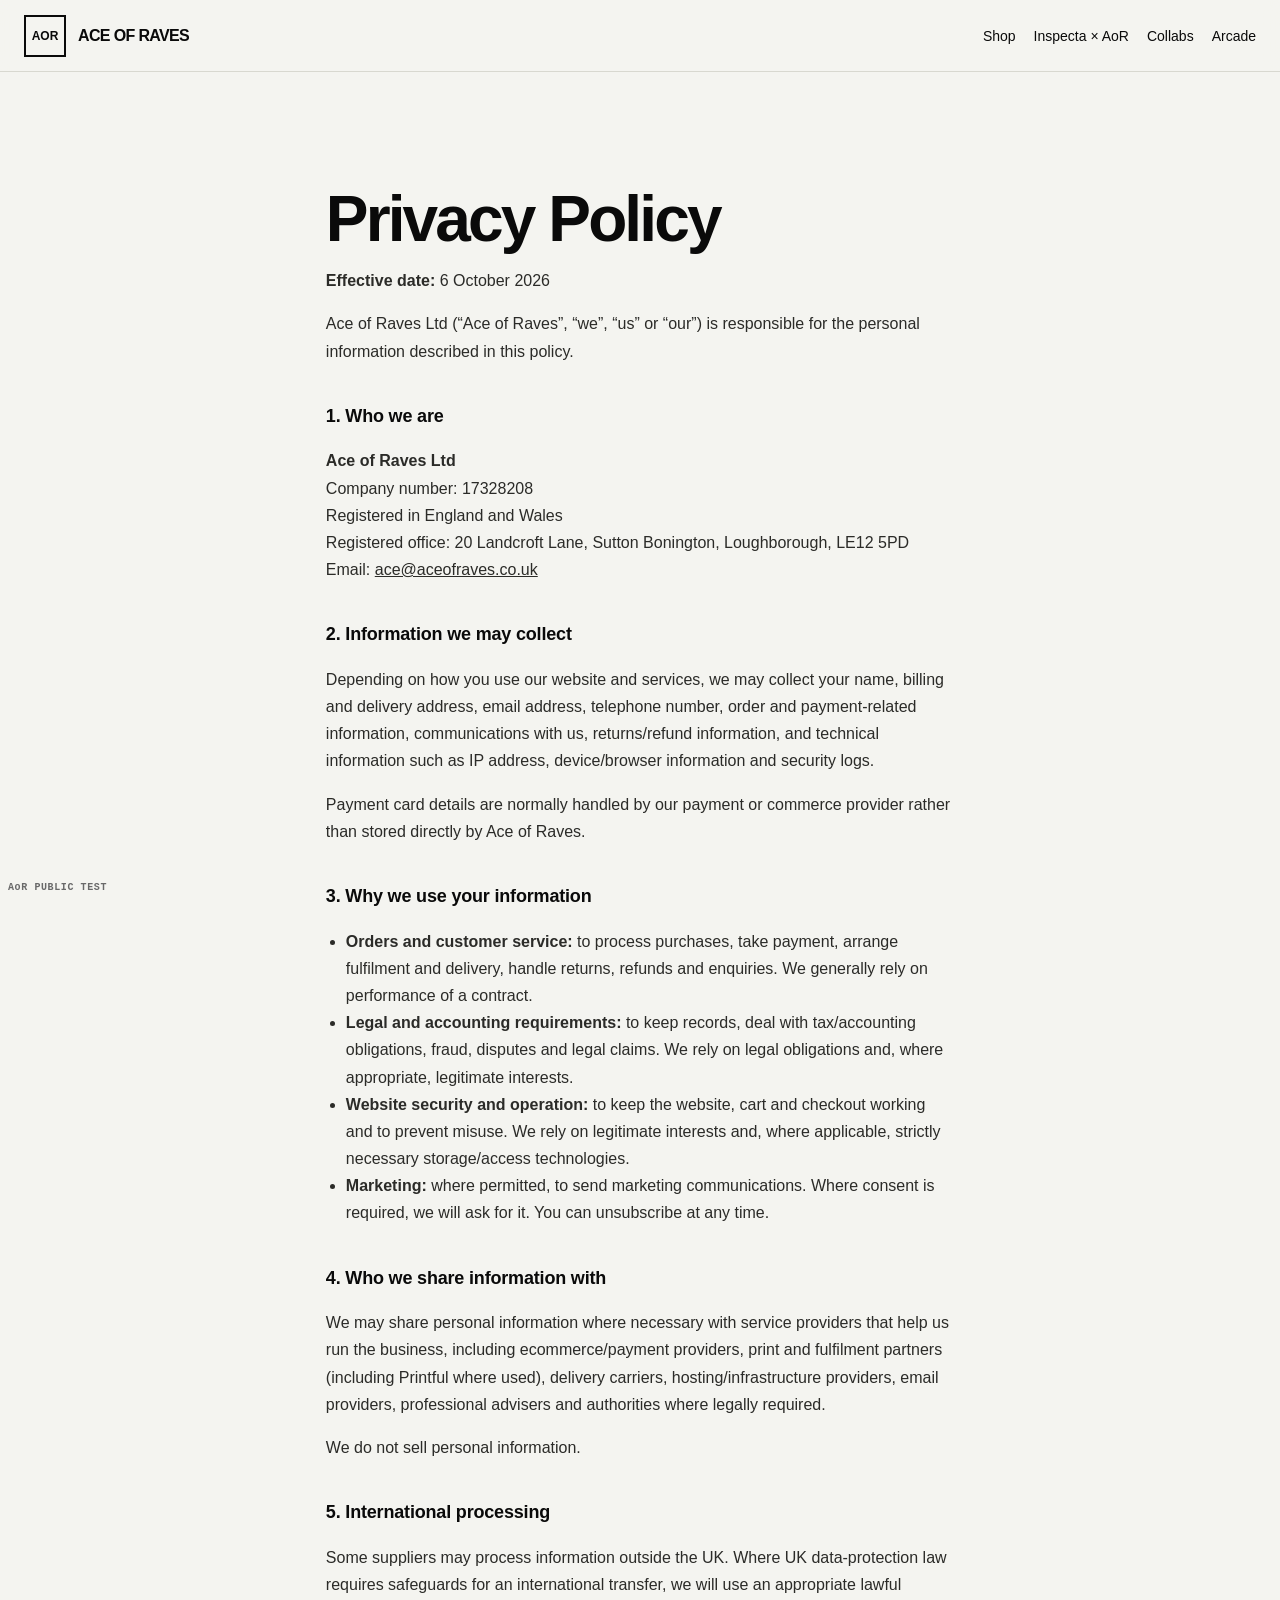
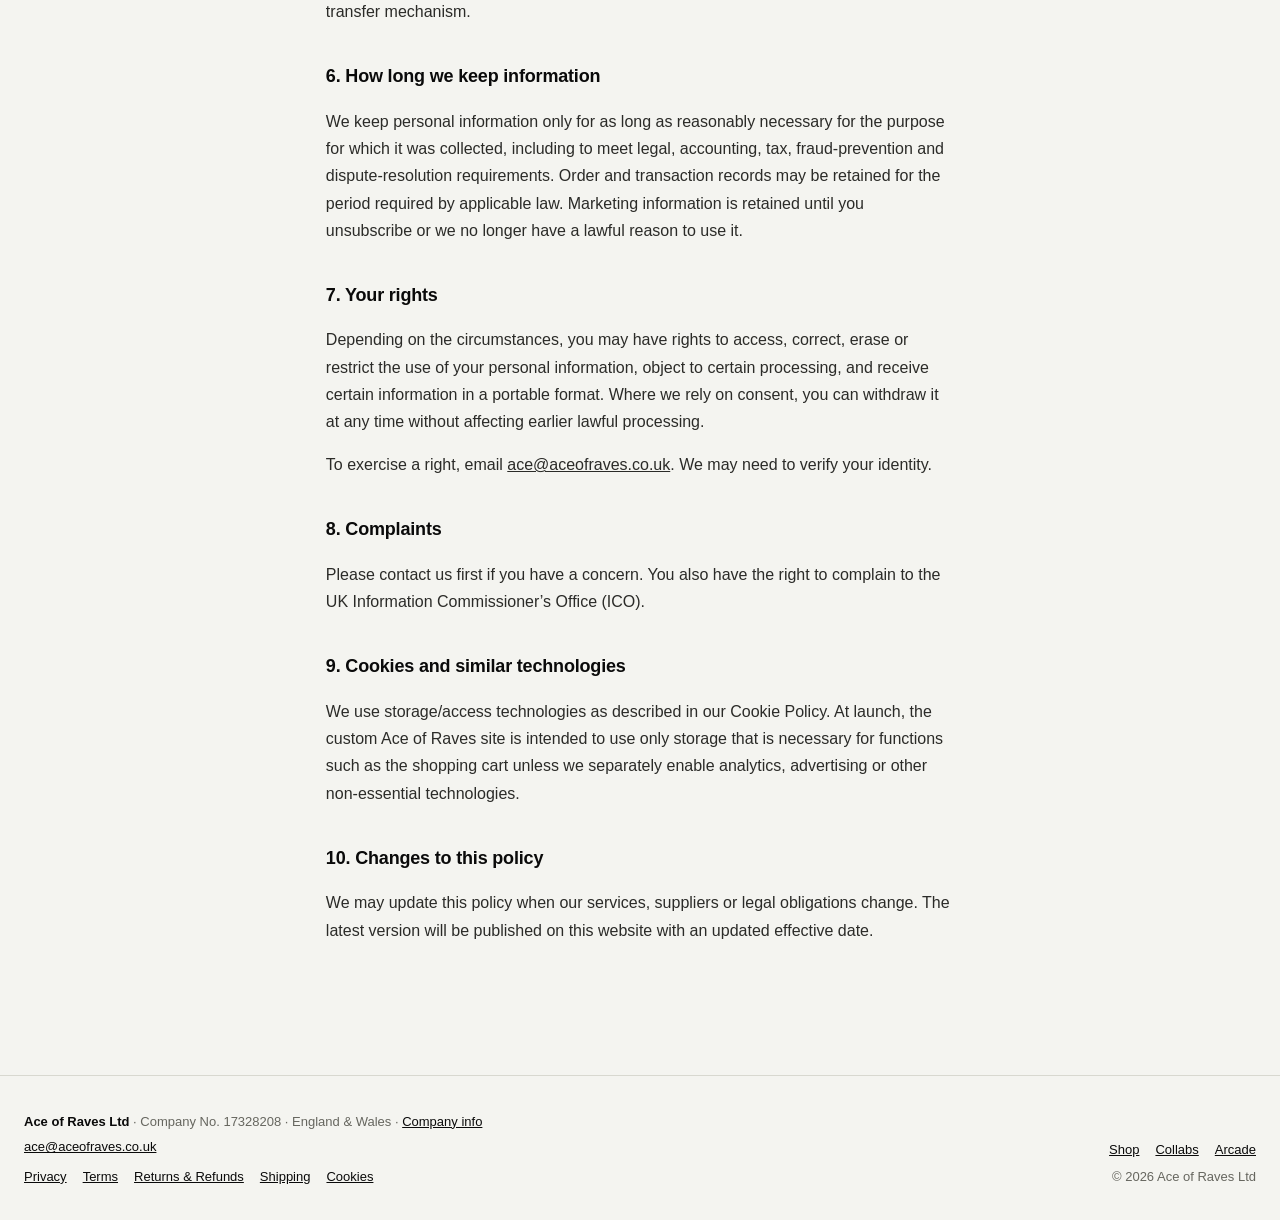
<file: privacy.html>
<!doctype html>
<html lang="en-GB">
<head><meta name="robots" content="noindex,nofollow"><meta name="aor-build" content="AoR PUBLIC TEST · src ce29540">
<meta charset="utf-8"><meta name="viewport" content="width=device-width,initial-scale=1">
<title>Privacy Policy · Ace of Raves · PUBLIC TEST</title><!-- aor-meta:start --><link rel="icon" href="assets/images/favicon.svg" type="image/svg+xml"><link rel="apple-touch-icon" href="assets/images/apple-touch-icon.png"><meta name="description" content="How Ace of Raves Ltd handles personal information."><link rel="canonical" href="https://chefferyepstein.github.io/AoR-Public-Test/privacy.html"><meta property="og:site_name" content="Ace of Raves"><meta property="og:type" content="website"><meta property="og:title" content="Privacy Policy · Ace of Raves"><meta property="og:description" content="How Ace of Raves Ltd handles personal information."><meta property="og:url" content="https://chefferyepstein.github.io/AoR-Public-Test/privacy.html"><meta property="og:image" content="https://chefferyepstein.github.io/AoR-Public-Test/assets/images/og-image.png"><meta property="og:image:width" content="1200"><meta property="og:image:height" content="630"><meta property="og:image:alt" content="Ace of Raves: a stack of playing cards with a hand making a finger-gun"><meta property="og:locale" content="en_GB"><meta name="twitter:card" content="summary_large_image"><!-- aor-meta:end -->
<link rel="stylesheet" href="assets/css/styles.css">
</head>
<body>
<a class="skip-link" href="#main">Skip to content</a>
<header class="site-header">
  <a class="brand" href="index.html" aria-label="Ace of Raves home"><span class="brand-mark">AOR</span><span class="brand-name">Ace of Raves</span></a>
  <nav class="site-nav site-nav--static" aria-label="Primary"><a href="index.html#shop">Shop</a><a href="collections/inspecta.html">Inspecta × AoR</a><a href="index.html#collabs">Collabs</a><a href="games/index.html">Arcade</a></nav>
</header>
<main id="main" class="legal-page section">
<h1>Privacy Policy</h1><p><strong>Effective date:</strong> 6 October 2026</p>
<p>Ace of Raves Ltd (“Ace of Raves”, “we”, “us” or “our”) is responsible for the personal information described in this policy.</p>
<h2>1. Who we are</h2><p><strong>Ace of Raves Ltd</strong><br>
Company number: 17328208<br>
Registered in England and Wales<br>
Registered office: 20 Landcroft Lane, Sutton Bonington, Loughborough, LE12 5PD<br>
Email: <a href="mailto:ace@aceofraves.co.uk">ace@aceofraves.co.uk</a></p>
<h2>2. Information we may collect</h2><p>Depending on how you use our website and services, we may collect your name, billing and delivery address, email address, telephone number, order and payment-related information, communications with us, returns/refund information, and technical information such as IP address, device/browser information and security logs.</p><p>Payment card details are normally handled by our payment or commerce provider rather than stored directly by Ace of Raves.</p>
<h2>3. Why we use your information</h2><ul><li><strong>Orders and customer service:</strong> to process purchases, take payment, arrange fulfilment and delivery, handle returns, refunds and enquiries. We generally rely on performance of a contract.</li><li><strong>Legal and accounting requirements:</strong> to keep records, deal with tax/accounting obligations, fraud, disputes and legal claims. We rely on legal obligations and, where appropriate, legitimate interests.</li><li><strong>Website security and operation:</strong> to keep the website, cart and checkout working and to prevent misuse. We rely on legitimate interests and, where applicable, strictly necessary storage/access technologies.</li><li><strong>Marketing:</strong> where permitted, to send marketing communications. Where consent is required, we will ask for it. You can unsubscribe at any time.</li></ul>
<h2>4. Who we share information with</h2><p>We may share personal information where necessary with service providers that help us run the business, including ecommerce/payment providers, print and fulfilment partners (including Printful where used), delivery carriers, hosting/infrastructure providers, email providers, professional advisers and authorities where legally required.</p><p>We do not sell personal information.</p>
<h2>5. International processing</h2><p>Some suppliers may process information outside the UK. Where UK data-protection law requires safeguards for an international transfer, we will use an appropriate lawful transfer mechanism.</p>
<h2>6. How long we keep information</h2><p>We keep personal information only for as long as reasonably necessary for the purpose for which it was collected, including to meet legal, accounting, tax, fraud-prevention and dispute-resolution requirements. Order and transaction records may be retained for the period required by applicable law. Marketing information is retained until you unsubscribe or we no longer have a lawful reason to use it.</p>
<h2>7. Your rights</h2><p>Depending on the circumstances, you may have rights to access, correct, erase or restrict the use of your personal information, object to certain processing, and receive certain information in a portable format. Where we rely on consent, you can withdraw it at any time without affecting earlier lawful processing.</p><p>To exercise a right, email <a href="mailto:ace@aceofraves.co.uk">ace@aceofraves.co.uk</a>. We may need to verify your identity.</p>
<h2>8. Complaints</h2><p>Please contact us first if you have a concern. You also have the right to complain to the UK Information Commissioner’s Office (ICO).</p>
<h2>9. Cookies and similar technologies</h2><p>We use storage/access technologies as described in our Cookie Policy. At launch, the custom Ace of Raves site is intended to use only storage that is necessary for functions such as the shopping cart unless we separately enable analytics, advertising or other non-essential technologies.</p>
<h2>10. Changes to this policy</h2><p>We may update this policy when our services, suppliers or legal obligations change. The latest version will be published on this website with an updated effective date.</p>
</main>
<footer class="site-footer">
  <div class="legal-footer">
    <p><strong>Ace of Raves Ltd</strong> · Company No. 17328208 · England &amp; Wales · <a href="company.html">Company info</a></p>
    <p><a href="mailto:ace@aceofraves.co.uk">ace@aceofraves.co.uk</a></p>
    <nav aria-label="Legal">
      <a href="privacy.html">Privacy</a>
      <a href="terms.html">Terms</a>
      <a href="returns.html">Returns &amp; Refunds</a>
      <a href="shipping.html">Shipping</a>
      <a href="cookies.html">Cookies</a>
    </nav>
  </div>
  <div class="footer-meta"><nav aria-label="Footer"><a href="index.html#shop">Shop</a><a href="index.html#collabs">Collabs</a><a href="games/index.html">Arcade</a></nav><p>© <span data-year>2026</span> Ace of Raves Ltd</p></div>
</footer>
<div aria-hidden="true" style="position:fixed;left:8px;bottom:6px;z-index:2147483000;pointer-events:none;font:700 10px/1.2 ui-monospace,Menlo,Consolas,monospace;letter-spacing:.06em;color:#fff;mix-blend-mode:difference;opacity:.6">AoR PUBLIC TEST</div></body>
</html>
</file>
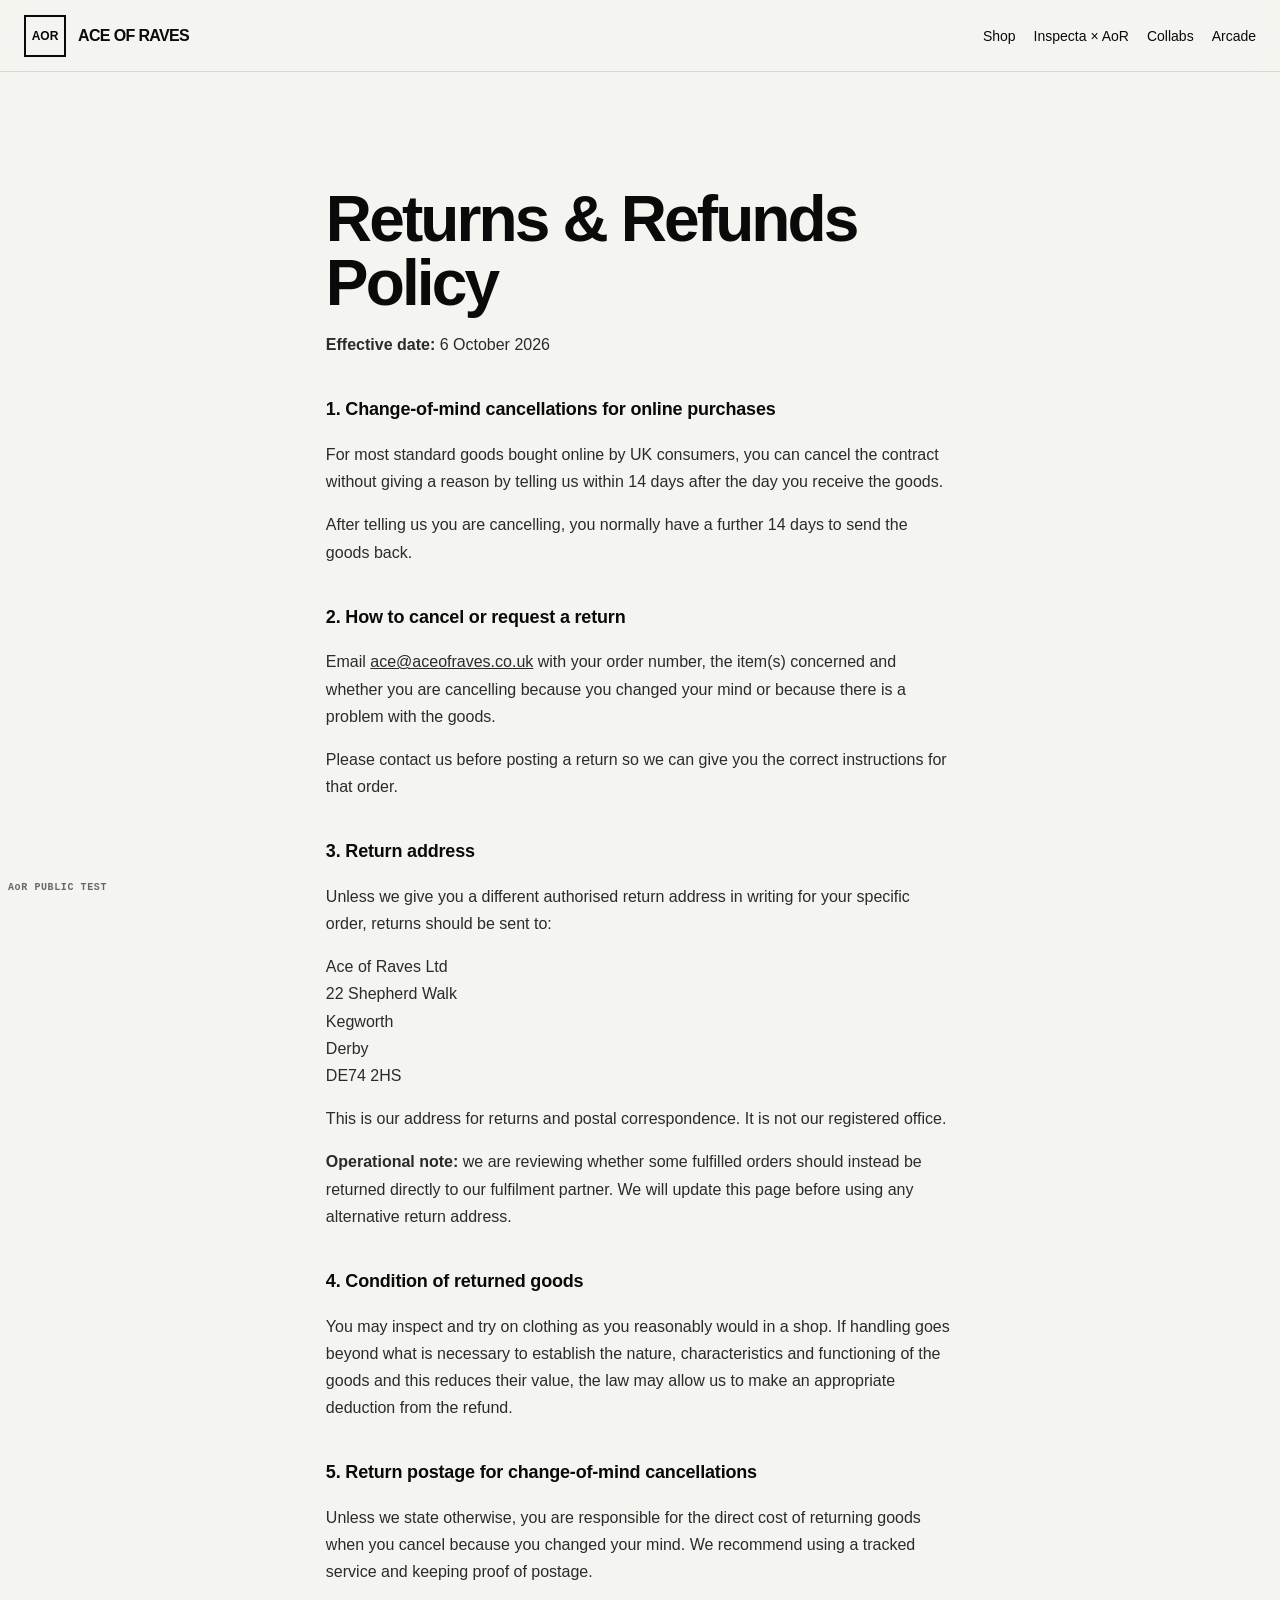
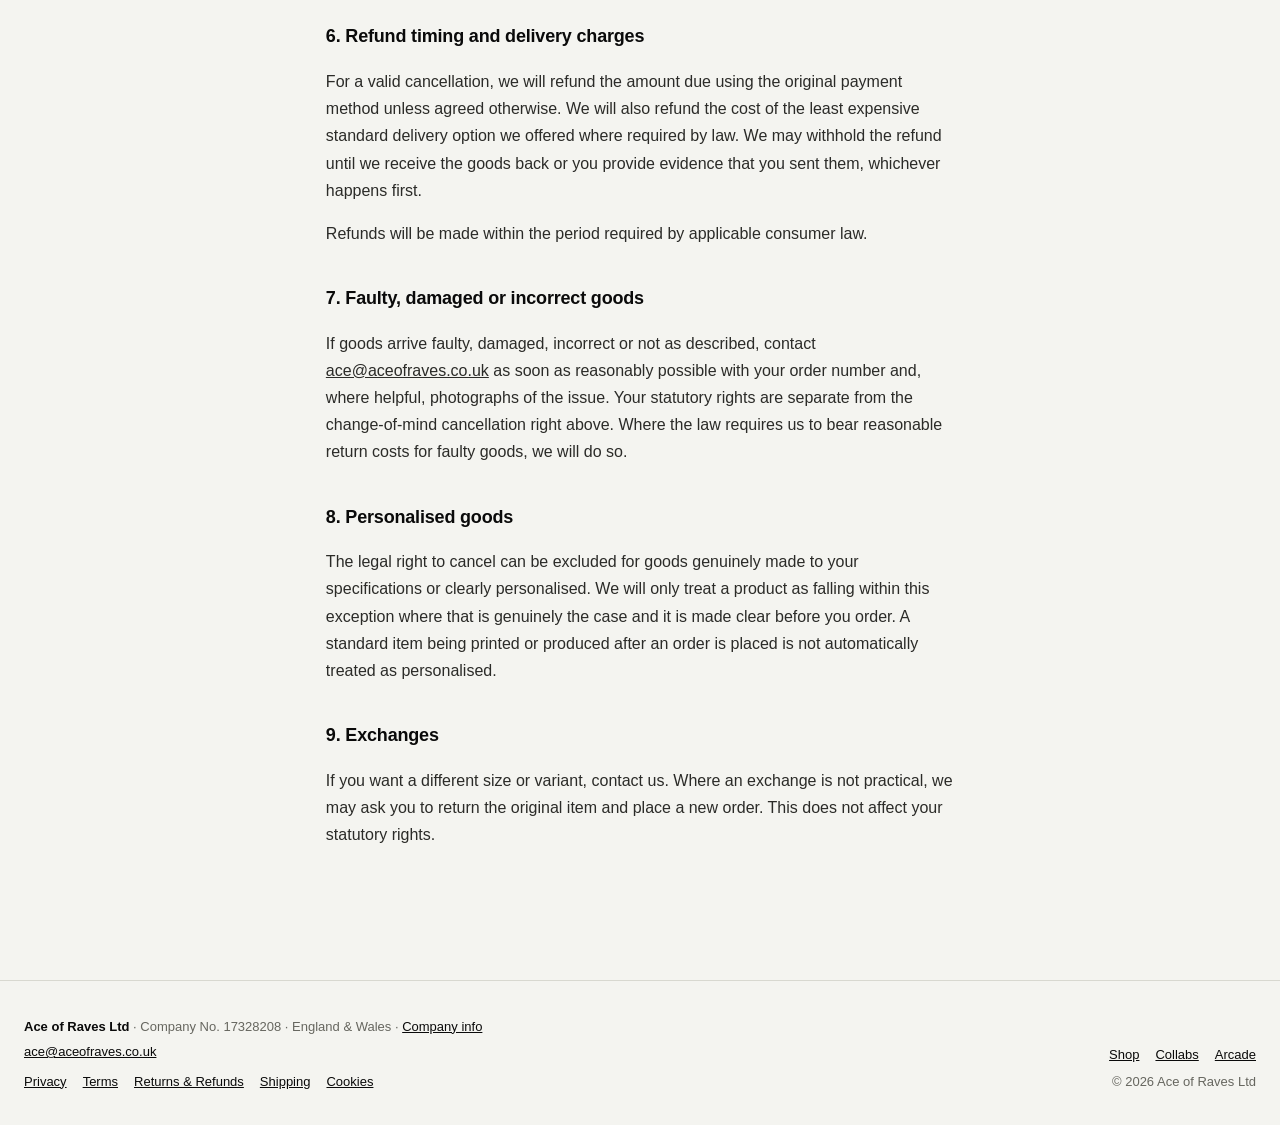
<file: returns.html>
<!doctype html>
<html lang="en-GB">
<head><meta name="robots" content="noindex,nofollow"><meta name="aor-build" content="AoR PUBLIC TEST · src ce29540">
<meta charset="utf-8"><meta name="viewport" content="width=device-width,initial-scale=1">
<title>Returns &amp; Refunds Policy · Ace of Raves · PUBLIC TEST</title><!-- aor-meta:start --><link rel="icon" href="assets/images/favicon.svg" type="image/svg+xml"><link rel="apple-touch-icon" href="assets/images/apple-touch-icon.png"><meta name="description" content="Returns and refunds policy for Ace of Raves Ltd."><link rel="canonical" href="https://chefferyepstein.github.io/AoR-Public-Test/returns.html"><meta property="og:site_name" content="Ace of Raves"><meta property="og:type" content="website"><meta property="og:title" content="Returns &amp; Refunds Policy · Ace of Raves"><meta property="og:description" content="Returns and refunds policy for Ace of Raves Ltd."><meta property="og:url" content="https://chefferyepstein.github.io/AoR-Public-Test/returns.html"><meta property="og:image" content="https://chefferyepstein.github.io/AoR-Public-Test/assets/images/og-image.png"><meta property="og:image:width" content="1200"><meta property="og:image:height" content="630"><meta property="og:image:alt" content="Ace of Raves: a stack of playing cards with a hand making a finger-gun"><meta property="og:locale" content="en_GB"><meta name="twitter:card" content="summary_large_image"><!-- aor-meta:end -->
<link rel="stylesheet" href="assets/css/styles.css">
</head>
<body>
<a class="skip-link" href="#main">Skip to content</a>
<header class="site-header">
  <a class="brand" href="index.html" aria-label="Ace of Raves home"><span class="brand-mark">AOR</span><span class="brand-name">Ace of Raves</span></a>
  <nav class="site-nav site-nav--static" aria-label="Primary"><a href="index.html#shop">Shop</a><a href="collections/inspecta.html">Inspecta × AoR</a><a href="index.html#collabs">Collabs</a><a href="games/index.html">Arcade</a></nav>
</header>
<main id="main" class="legal-page section">
<h1>Returns &amp; Refunds Policy</h1><p><strong>Effective date:</strong> 6 October 2026</p>
<h2>1. Change-of-mind cancellations for online purchases</h2><p>For most standard goods bought online by UK consumers, you can cancel the contract without giving a reason by telling us within 14 days after the day you receive the goods.</p><p>After telling us you are cancelling, you normally have a further 14 days to send the goods back.</p>
<h2>2. How to cancel or request a return</h2><p>Email <a href="mailto:ace@aceofraves.co.uk">ace@aceofraves.co.uk</a> with your order number, the item(s) concerned and whether you are cancelling because you changed your mind or because there is a problem with the goods.</p><p>Please contact us before posting a return so we can give you the correct instructions for that order.</p>
<h2>3. Return address</h2><p>Unless we give you a different authorised return address in writing for your specific order, returns should be sent to:</p><p>Ace of Raves Ltd<br>22 Shepherd Walk<br>Kegworth<br>Derby<br>DE74 2HS</p><p>This is our address for returns and postal correspondence. It is not our registered office.</p><p><strong>Operational note:</strong> we are reviewing whether some fulfilled orders should instead be returned directly to our fulfilment partner. We will update this page before using any alternative return address.</p>
<h2>4. Condition of returned goods</h2><p>You may inspect and try on clothing as you reasonably would in a shop. If handling goes beyond what is necessary to establish the nature, characteristics and functioning of the goods and this reduces their value, the law may allow us to make an appropriate deduction from the refund.</p>
<h2>5. Return postage for change-of-mind cancellations</h2><p>Unless we state otherwise, you are responsible for the direct cost of returning goods when you cancel because you changed your mind. We recommend using a tracked service and keeping proof of postage.</p>
<h2>6. Refund timing and delivery charges</h2><p>For a valid cancellation, we will refund the amount due using the original payment method unless agreed otherwise. We will also refund the cost of the least expensive standard delivery option we offered where required by law. We may withhold the refund until we receive the goods back or you provide evidence that you sent them, whichever happens first.</p><p>Refunds will be made within the period required by applicable consumer law.</p>
<h2>7. Faulty, damaged or incorrect goods</h2><p>If goods arrive faulty, damaged, incorrect or not as described, contact <a href="mailto:ace@aceofraves.co.uk">ace@aceofraves.co.uk</a> as soon as reasonably possible with your order number and, where helpful, photographs of the issue. Your statutory rights are separate from the change-of-mind cancellation right above. Where the law requires us to bear reasonable return costs for faulty goods, we will do so.</p>
<h2>8. Personalised goods</h2><p>The legal right to cancel can be excluded for goods genuinely made to your specifications or clearly personalised. We will only treat a product as falling within this exception where that is genuinely the case and it is made clear before you order. A standard item being printed or produced after an order is placed is not automatically treated as personalised.</p>
<h2>9. Exchanges</h2><p>If you want a different size or variant, contact us. Where an exchange is not practical, we may ask you to return the original item and place a new order. This does not affect your statutory rights.</p>
</main>
<footer class="site-footer">
  <div class="legal-footer">
    <p><strong>Ace of Raves Ltd</strong> · Company No. 17328208 · England &amp; Wales · <a href="company.html">Company info</a></p>
    <p><a href="mailto:ace@aceofraves.co.uk">ace@aceofraves.co.uk</a></p>
    <nav aria-label="Legal">
      <a href="privacy.html">Privacy</a>
      <a href="terms.html">Terms</a>
      <a href="returns.html">Returns &amp; Refunds</a>
      <a href="shipping.html">Shipping</a>
      <a href="cookies.html">Cookies</a>
    </nav>
  </div>
  <div class="footer-meta"><nav aria-label="Footer"><a href="index.html#shop">Shop</a><a href="index.html#collabs">Collabs</a><a href="games/index.html">Arcade</a></nav><p>© <span data-year>2026</span> Ace of Raves Ltd</p></div>
</footer>
<div aria-hidden="true" style="position:fixed;left:8px;bottom:6px;z-index:2147483000;pointer-events:none;font:700 10px/1.2 ui-monospace,Menlo,Consolas,monospace;letter-spacing:.06em;color:#fff;mix-blend-mode:difference;opacity:.6">AoR PUBLIC TEST</div></body>
</html>
</file>
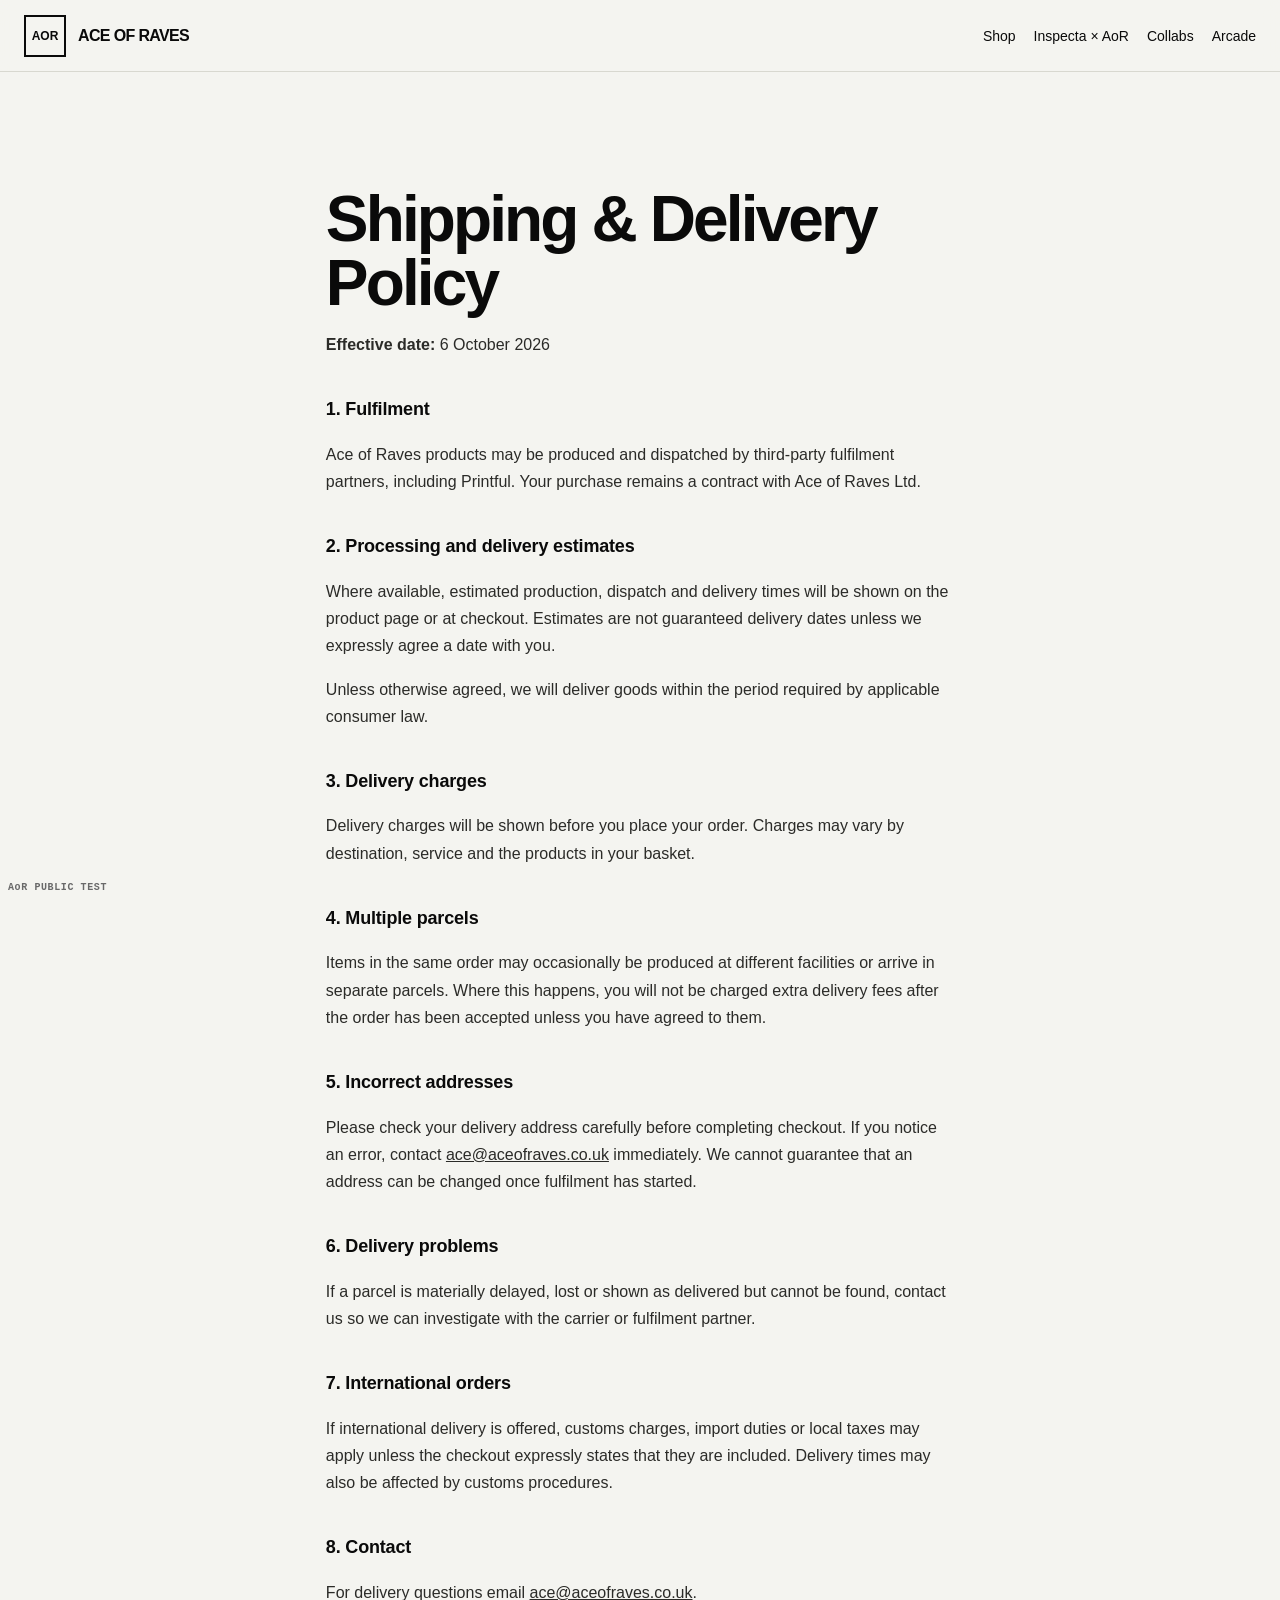
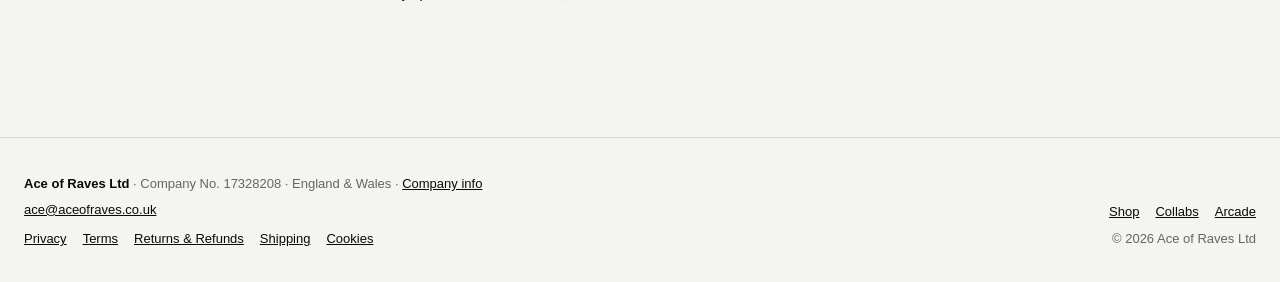
<file: shipping.html>
<!doctype html>
<html lang="en-GB">
<head><meta name="robots" content="noindex,nofollow"><meta name="aor-build" content="AoR PUBLIC TEST · src ce29540">
<meta charset="utf-8"><meta name="viewport" content="width=device-width,initial-scale=1">
<title>Shipping &amp; Delivery Policy · Ace of Raves · PUBLIC TEST</title><!-- aor-meta:start --><link rel="icon" href="assets/images/favicon.svg" type="image/svg+xml"><link rel="apple-touch-icon" href="assets/images/apple-touch-icon.png"><meta name="description" content="Shipping and delivery policy for Ace of Raves Ltd."><link rel="canonical" href="https://chefferyepstein.github.io/AoR-Public-Test/shipping.html"><meta property="og:site_name" content="Ace of Raves"><meta property="og:type" content="website"><meta property="og:title" content="Shipping &amp; Delivery Policy · Ace of Raves"><meta property="og:description" content="Shipping and delivery policy for Ace of Raves Ltd."><meta property="og:url" content="https://chefferyepstein.github.io/AoR-Public-Test/shipping.html"><meta property="og:image" content="https://chefferyepstein.github.io/AoR-Public-Test/assets/images/og-image.png"><meta property="og:image:width" content="1200"><meta property="og:image:height" content="630"><meta property="og:image:alt" content="Ace of Raves: a stack of playing cards with a hand making a finger-gun"><meta property="og:locale" content="en_GB"><meta name="twitter:card" content="summary_large_image"><!-- aor-meta:end -->
<link rel="stylesheet" href="assets/css/styles.css">
</head>
<body>
<a class="skip-link" href="#main">Skip to content</a>
<header class="site-header">
  <a class="brand" href="index.html" aria-label="Ace of Raves home"><span class="brand-mark">AOR</span><span class="brand-name">Ace of Raves</span></a>
  <nav class="site-nav site-nav--static" aria-label="Primary"><a href="index.html#shop">Shop</a><a href="collections/inspecta.html">Inspecta × AoR</a><a href="index.html#collabs">Collabs</a><a href="games/index.html">Arcade</a></nav>
</header>
<main id="main" class="legal-page section">
<h1>Shipping &amp; Delivery Policy</h1><p><strong>Effective date:</strong> 6 October 2026</p>
<h2>1. Fulfilment</h2><p>Ace of Raves products may be produced and dispatched by third-party fulfilment partners, including Printful. Your purchase remains a contract with Ace of Raves Ltd.</p>
<h2>2. Processing and delivery estimates</h2><p>Where available, estimated production, dispatch and delivery times will be shown on the product page or at checkout. Estimates are not guaranteed delivery dates unless we expressly agree a date with you.</p><p>Unless otherwise agreed, we will deliver goods within the period required by applicable consumer law.</p>
<h2>3. Delivery charges</h2><p>Delivery charges will be shown before you place your order. Charges may vary by destination, service and the products in your basket.</p>
<h2>4. Multiple parcels</h2><p>Items in the same order may occasionally be produced at different facilities or arrive in separate parcels. Where this happens, you will not be charged extra delivery fees after the order has been accepted unless you have agreed to them.</p>
<h2>5. Incorrect addresses</h2><p>Please check your delivery address carefully before completing checkout. If you notice an error, contact <a href="mailto:ace@aceofraves.co.uk">ace@aceofraves.co.uk</a> immediately. We cannot guarantee that an address can be changed once fulfilment has started.</p>
<h2>6. Delivery problems</h2><p>If a parcel is materially delayed, lost or shown as delivered but cannot be found, contact us so we can investigate with the carrier or fulfilment partner.</p>
<h2>7. International orders</h2><p>If international delivery is offered, customs charges, import duties or local taxes may apply unless the checkout expressly states that they are included. Delivery times may also be affected by customs procedures.</p>
<h2>8. Contact</h2><p>For delivery questions email <a href="mailto:ace@aceofraves.co.uk">ace@aceofraves.co.uk</a>.</p>
</main>
<footer class="site-footer">
  <div class="legal-footer">
    <p><strong>Ace of Raves Ltd</strong> · Company No. 17328208 · England &amp; Wales · <a href="company.html">Company info</a></p>
    <p><a href="mailto:ace@aceofraves.co.uk">ace@aceofraves.co.uk</a></p>
    <nav aria-label="Legal">
      <a href="privacy.html">Privacy</a>
      <a href="terms.html">Terms</a>
      <a href="returns.html">Returns &amp; Refunds</a>
      <a href="shipping.html">Shipping</a>
      <a href="cookies.html">Cookies</a>
    </nav>
  </div>
  <div class="footer-meta"><nav aria-label="Footer"><a href="index.html#shop">Shop</a><a href="index.html#collabs">Collabs</a><a href="games/index.html">Arcade</a></nav><p>© <span data-year>2026</span> Ace of Raves Ltd</p></div>
</footer>
<div aria-hidden="true" style="position:fixed;left:8px;bottom:6px;z-index:2147483000;pointer-events:none;font:700 10px/1.2 ui-monospace,Menlo,Consolas,monospace;letter-spacing:.06em;color:#fff;mix-blend-mode:difference;opacity:.6">AoR PUBLIC TEST</div></body>
</html>
</file>
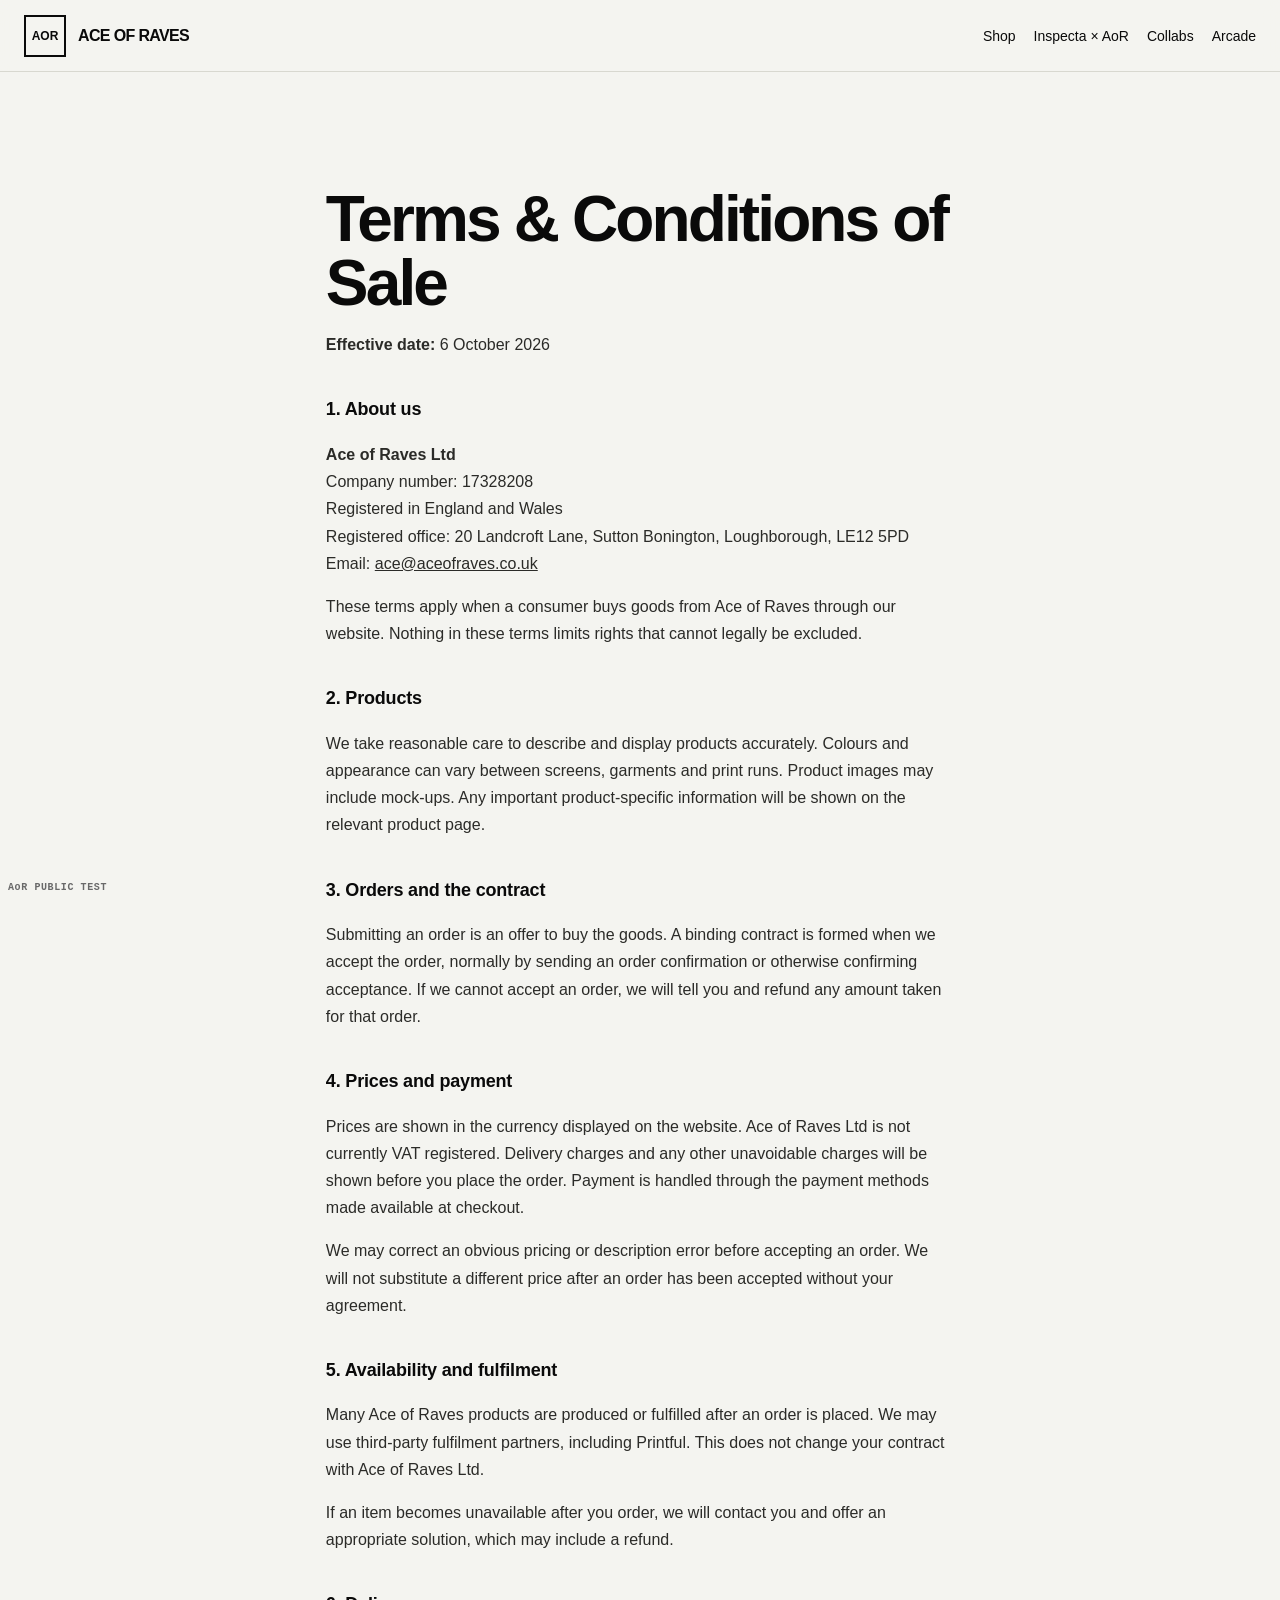
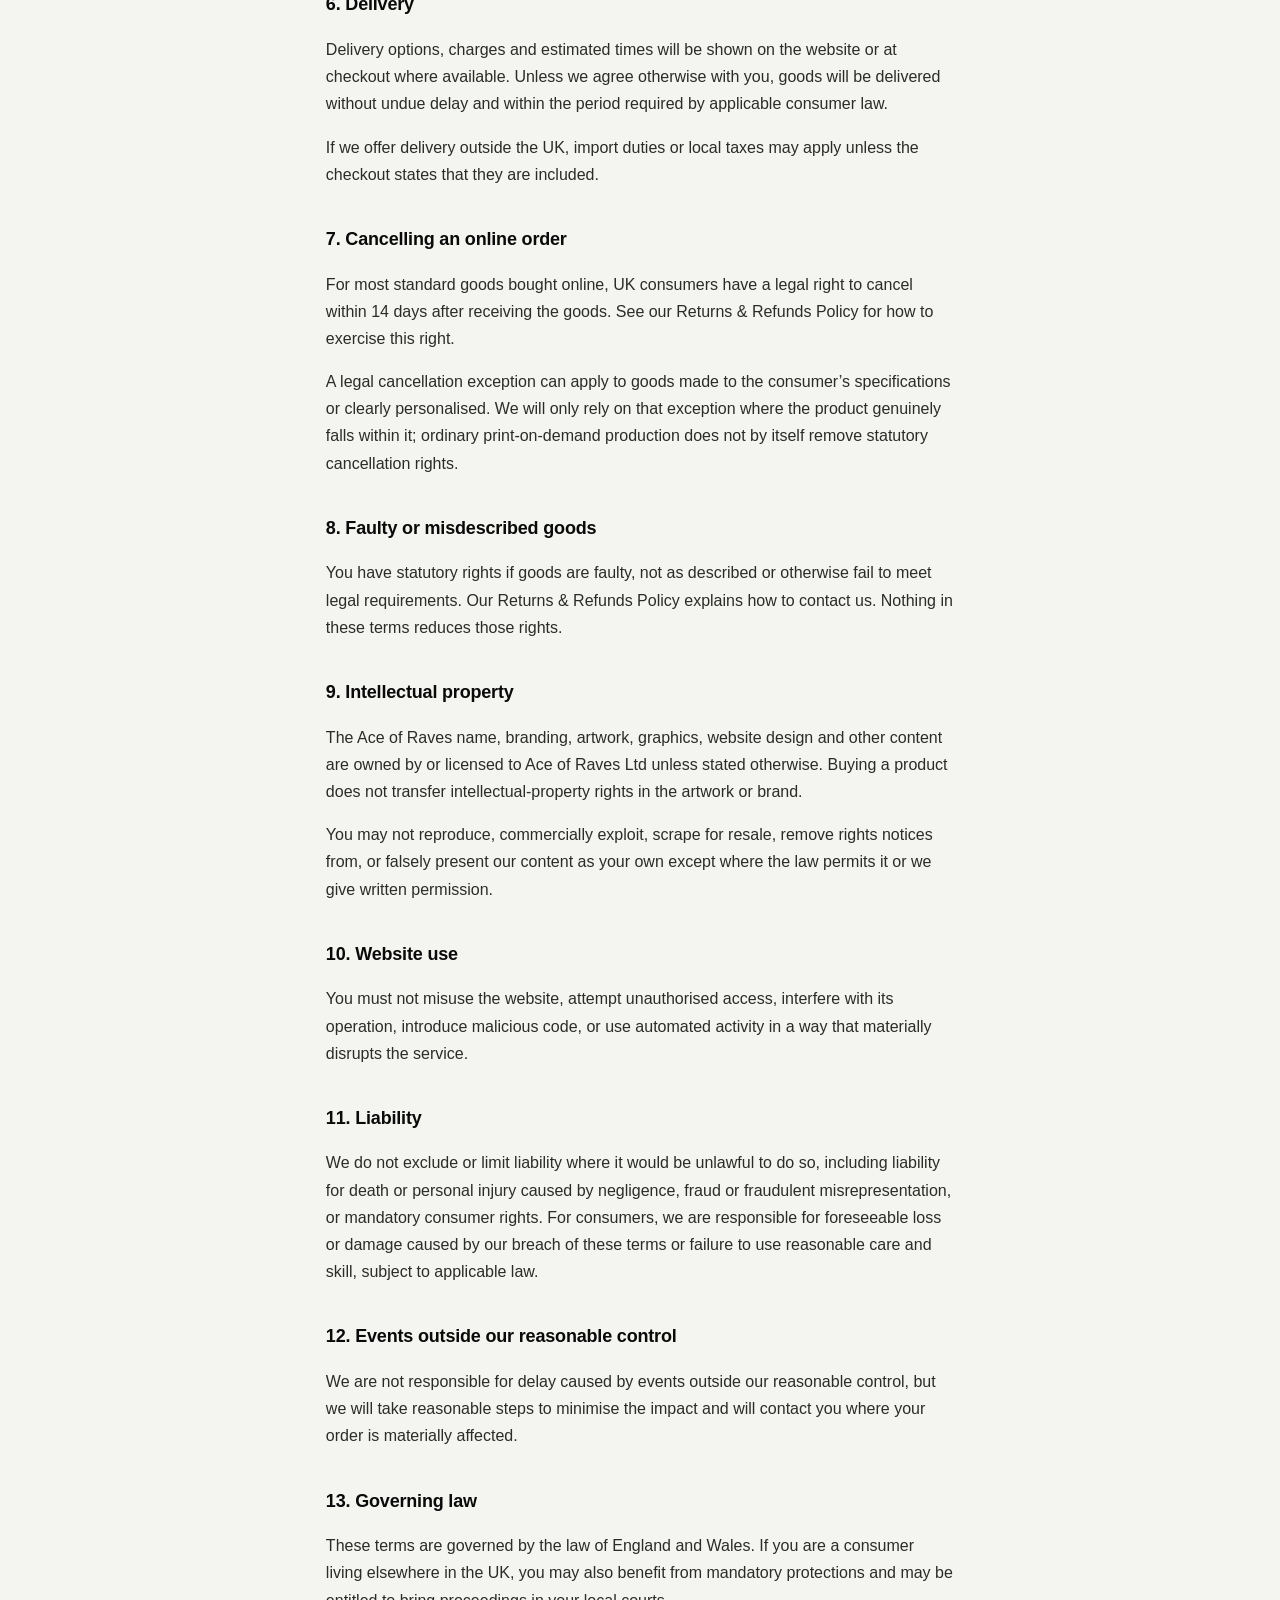
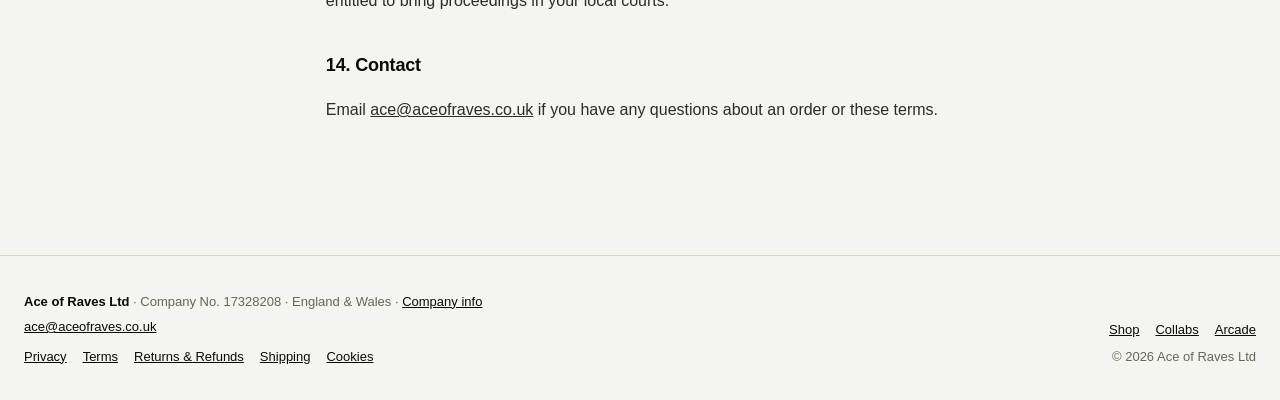
<file: terms.html>
<!doctype html>
<html lang="en-GB">
<head><meta name="robots" content="noindex,nofollow"><meta name="aor-build" content="AoR PUBLIC TEST · src ce29540">
<meta charset="utf-8"><meta name="viewport" content="width=device-width,initial-scale=1">
<title>Terms &amp; Conditions of Sale · Ace of Raves · PUBLIC TEST</title><!-- aor-meta:start --><link rel="icon" href="assets/images/favicon.svg" type="image/svg+xml"><link rel="apple-touch-icon" href="assets/images/apple-touch-icon.png"><meta name="description" content="Terms and conditions of sale for Ace of Raves Ltd."><link rel="canonical" href="https://chefferyepstein.github.io/AoR-Public-Test/terms.html"><meta property="og:site_name" content="Ace of Raves"><meta property="og:type" content="website"><meta property="og:title" content="Terms &amp; Conditions of Sale · Ace of Raves"><meta property="og:description" content="Terms and conditions of sale for Ace of Raves Ltd."><meta property="og:url" content="https://chefferyepstein.github.io/AoR-Public-Test/terms.html"><meta property="og:image" content="https://chefferyepstein.github.io/AoR-Public-Test/assets/images/og-image.png"><meta property="og:image:width" content="1200"><meta property="og:image:height" content="630"><meta property="og:image:alt" content="Ace of Raves: a stack of playing cards with a hand making a finger-gun"><meta property="og:locale" content="en_GB"><meta name="twitter:card" content="summary_large_image"><!-- aor-meta:end -->
<link rel="stylesheet" href="assets/css/styles.css">
</head>
<body>
<a class="skip-link" href="#main">Skip to content</a>
<header class="site-header">
  <a class="brand" href="index.html" aria-label="Ace of Raves home"><span class="brand-mark">AOR</span><span class="brand-name">Ace of Raves</span></a>
  <nav class="site-nav site-nav--static" aria-label="Primary"><a href="index.html#shop">Shop</a><a href="collections/inspecta.html">Inspecta × AoR</a><a href="index.html#collabs">Collabs</a><a href="games/index.html">Arcade</a></nav>
</header>
<main id="main" class="legal-page section">
<h1>Terms &amp; Conditions of Sale</h1><p><strong>Effective date:</strong> 6 October 2026</p>
<h2>1. About us</h2><p><strong>Ace of Raves Ltd</strong><br>
Company number: 17328208<br>
Registered in England and Wales<br>
Registered office: 20 Landcroft Lane, Sutton Bonington, Loughborough, LE12 5PD<br>
Email: <a href="mailto:ace@aceofraves.co.uk">ace@aceofraves.co.uk</a></p><p>These terms apply when a consumer buys goods from Ace of Raves through our website. Nothing in these terms limits rights that cannot legally be excluded.</p>
<h2>2. Products</h2><p>We take reasonable care to describe and display products accurately. Colours and appearance can vary between screens, garments and print runs. Product images may include mock-ups. Any important product-specific information will be shown on the relevant product page.</p>
<h2>3. Orders and the contract</h2><p>Submitting an order is an offer to buy the goods. A binding contract is formed when we accept the order, normally by sending an order confirmation or otherwise confirming acceptance. If we cannot accept an order, we will tell you and refund any amount taken for that order.</p>
<h2>4. Prices and payment</h2><p>Prices are shown in the currency displayed on the website. Ace of Raves Ltd is not currently VAT registered. Delivery charges and any other unavoidable charges will be shown before you place the order. Payment is handled through the payment methods made available at checkout.</p><p>We may correct an obvious pricing or description error before accepting an order. We will not substitute a different price after an order has been accepted without your agreement.</p>
<h2>5. Availability and fulfilment</h2><p>Many Ace of Raves products are produced or fulfilled after an order is placed. We may use third-party fulfilment partners, including Printful. This does not change your contract with Ace of Raves Ltd.</p><p>If an item becomes unavailable after you order, we will contact you and offer an appropriate solution, which may include a refund.</p>
<h2>6. Delivery</h2><p>Delivery options, charges and estimated times will be shown on the website or at checkout where available. Unless we agree otherwise with you, goods will be delivered without undue delay and within the period required by applicable consumer law.</p><p>If we offer delivery outside the UK, import duties or local taxes may apply unless the checkout states that they are included.</p>
<h2>7. Cancelling an online order</h2><p>For most standard goods bought online, UK consumers have a legal right to cancel within 14 days after receiving the goods. See our Returns &amp; Refunds Policy for how to exercise this right.</p><p>A legal cancellation exception can apply to goods made to the consumer’s specifications or clearly personalised. We will only rely on that exception where the product genuinely falls within it; ordinary print-on-demand production does not by itself remove statutory cancellation rights.</p>
<h2>8. Faulty or misdescribed goods</h2><p>You have statutory rights if goods are faulty, not as described or otherwise fail to meet legal requirements. Our Returns &amp; Refunds Policy explains how to contact us. Nothing in these terms reduces those rights.</p>
<h2>9. Intellectual property</h2><p>The Ace of Raves name, branding, artwork, graphics, website design and other content are owned by or licensed to Ace of Raves Ltd unless stated otherwise. Buying a product does not transfer intellectual-property rights in the artwork or brand.</p><p>You may not reproduce, commercially exploit, scrape for resale, remove rights notices from, or falsely present our content as your own except where the law permits it or we give written permission.</p>
<h2>10. Website use</h2><p>You must not misuse the website, attempt unauthorised access, interfere with its operation, introduce malicious code, or use automated activity in a way that materially disrupts the service.</p>
<h2>11. Liability</h2><p>We do not exclude or limit liability where it would be unlawful to do so, including liability for death or personal injury caused by negligence, fraud or fraudulent misrepresentation, or mandatory consumer rights. For consumers, we are responsible for foreseeable loss or damage caused by our breach of these terms or failure to use reasonable care and skill, subject to applicable law.</p>
<h2>12. Events outside our reasonable control</h2><p>We are not responsible for delay caused by events outside our reasonable control, but we will take reasonable steps to minimise the impact and will contact you where your order is materially affected.</p>
<h2>13. Governing law</h2><p>These terms are governed by the law of England and Wales. If you are a consumer living elsewhere in the UK, you may also benefit from mandatory protections and may be entitled to bring proceedings in your local courts.</p>
<h2>14. Contact</h2><p>Email <a href="mailto:ace@aceofraves.co.uk">ace@aceofraves.co.uk</a> if you have any questions about an order or these terms.</p>
</main>
<footer class="site-footer">
  <div class="legal-footer">
    <p><strong>Ace of Raves Ltd</strong> · Company No. 17328208 · England &amp; Wales · <a href="company.html">Company info</a></p>
    <p><a href="mailto:ace@aceofraves.co.uk">ace@aceofraves.co.uk</a></p>
    <nav aria-label="Legal">
      <a href="privacy.html">Privacy</a>
      <a href="terms.html">Terms</a>
      <a href="returns.html">Returns &amp; Refunds</a>
      <a href="shipping.html">Shipping</a>
      <a href="cookies.html">Cookies</a>
    </nav>
  </div>
  <div class="footer-meta"><nav aria-label="Footer"><a href="index.html#shop">Shop</a><a href="index.html#collabs">Collabs</a><a href="games/index.html">Arcade</a></nav><p>© <span data-year>2026</span> Ace of Raves Ltd</p></div>
</footer>
<div aria-hidden="true" style="position:fixed;left:8px;bottom:6px;z-index:2147483000;pointer-events:none;font:700 10px/1.2 ui-monospace,Menlo,Consolas,monospace;letter-spacing:.06em;color:#fff;mix-blend-mode:difference;opacity:.6">AoR PUBLIC TEST</div></body>
</html>
</file>
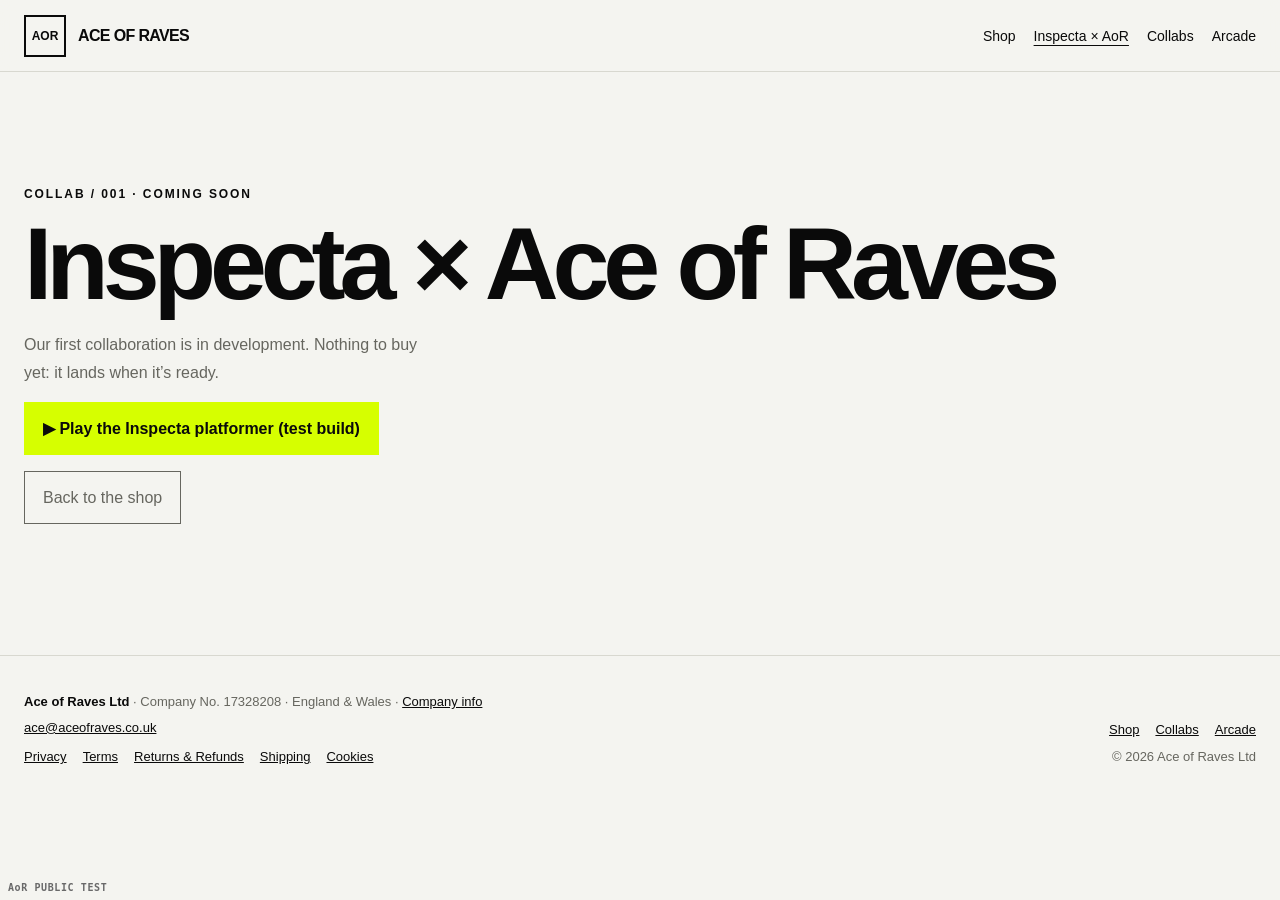
<file: collections/inspecta.html>
<!doctype html>
<html lang="en-GB">
<head><meta name="robots" content="noindex,nofollow"><meta name="aor-build" content="AoR PUBLIC TEST · src ce29540">
<meta charset="utf-8"><meta name="viewport" content="width=device-width,initial-scale=1">
<title>Inspecta × Ace of Raves · Coming soon · PUBLIC TEST</title><!-- aor-meta:start --><link rel="icon" href="../assets/images/favicon.svg" type="image/svg+xml"><link rel="apple-touch-icon" href="../assets/images/apple-touch-icon.png"><meta name="description" content="Inspecta × Ace of Raves: a collaboration is coming. Same frequency, different head."><link rel="canonical" href="https://chefferyepstein.github.io/AoR-Public-Test/collections/inspecta.html"><meta property="og:site_name" content="Ace of Raves"><meta property="og:type" content="website"><meta property="og:title" content="Inspecta × Ace of Raves · Coming soon"><meta property="og:description" content="Inspecta × Ace of Raves: a collaboration is coming. Same frequency, different head."><meta property="og:url" content="https://chefferyepstein.github.io/AoR-Public-Test/collections/inspecta.html"><meta property="og:image" content="https://chefferyepstein.github.io/AoR-Public-Test/assets/images/og-image.png"><meta property="og:image:width" content="1200"><meta property="og:image:height" content="630"><meta property="og:image:alt" content="Ace of Raves: a stack of playing cards with a hand making a finger-gun"><meta property="og:locale" content="en_GB"><meta name="twitter:card" content="summary_large_image"><!-- aor-meta:end -->
<link rel="stylesheet" href="../assets/css/styles.css">
</head>
<body>
<a class="skip-link" href="#main">Skip to content</a>
<header class="site-header">
  <a class="brand" href="../index.html" aria-label="Ace of Raves home"><span class="brand-mark">AOR</span><span class="brand-name">Ace of Raves</span></a>
  <nav class="site-nav site-nav--static" aria-label="Primary"><a href="../index.html#shop">Shop</a><a href="../collections/inspecta.html" aria-current="page">Inspecta × AoR</a><a href="../index.html#collabs">Collabs</a><a href="../games/index.html">Arcade</a></nav>
</header>
<main id="main" class="section coming-soon">
  <p class="eyebrow">Collab / 001 · Coming soon</p>
  <h1>Inspecta × Ace of Raves</h1>
  <p>Our first collaboration is in development. Nothing to buy yet: it lands when it’s ready.</p>
  <p><a class="button button--primary" href="../arcade/inspecta-platformer-r01/index.html">▶ Play the Inspecta platformer (test build)</a></p>
  <p><a class="button button--ghost" href="../index.html#shop">Back to the shop</a></p>
</main>
<footer class="site-footer">
  <div class="legal-footer">
    <p><strong>Ace of Raves Ltd</strong> · Company No. 17328208 · England &amp; Wales · <a href="../company.html">Company info</a></p>
    <p><a href="mailto:ace@aceofraves.co.uk">ace@aceofraves.co.uk</a></p>
    <nav aria-label="Legal">
      <a href="../privacy.html">Privacy</a>
      <a href="../terms.html">Terms</a>
      <a href="../returns.html">Returns &amp; Refunds</a>
      <a href="../shipping.html">Shipping</a>
      <a href="../cookies.html">Cookies</a>
    </nav>
  </div>
  <div class="footer-meta"><nav aria-label="Footer"><a href="../index.html#shop">Shop</a><a href="../index.html#collabs">Collabs</a><a href="../games/index.html">Arcade</a></nav><p>© <span data-year>2026</span> Ace of Raves Ltd</p></div>
</footer>
<div aria-hidden="true" style="position:fixed;left:8px;bottom:6px;z-index:2147483000;pointer-events:none;font:700 10px/1.2 ui-monospace,Menlo,Consolas,monospace;letter-spacing:.06em;color:#fff;mix-blend-mode:difference;opacity:.6">AoR PUBLIC TEST</div></body>
</html>
</file>
<file: assets/css/styles.css>
:root{--bg:#f4f4f0;--surface:#fff;--ink:#0a0a0a;--muted:#66665f;--line:#d8d8d0;--accent:#d6ff00;--header-h:72px;--max:1440px}*{box-sizing:border-box}html{scroll-behavior:smooth;background:var(--bg)}body{margin:0;font-family:Arial,Helvetica,sans-serif;color:var(--ink);background:var(--bg)}a{color:inherit}button,input,select{font:inherit}button,a{-webkit-tap-highlight-color:transparent}.skip-link{position:absolute;left:12px;top:-60px;z-index:999;padding:12px 16px;background:var(--ink);color:#fff}.skip-link:focus{top:12px}.site-header{min-height:var(--header-h);display:flex;align-items:center;justify-content:space-between;gap:24px;padding:0 24px;border-bottom:1px solid var(--line);background:rgba(244,244,240,.94);position:sticky;top:0;z-index:50;backdrop-filter:blur(14px)}.brand{display:inline-flex;align-items:center;gap:12px;text-decoration:none;font-weight:800;text-transform:uppercase}.brand-mark{display:grid;place-items:center;width:42px;height:42px;border:2px solid currentColor;font-size:12px}.brand-name{letter-spacing:-.04em}.site-nav{display:flex;align-items:center;gap:22px;font-size:14px}.site-nav a{text-decoration:none}.cart-button,.menu-toggle{border:0;background:transparent;cursor:pointer;color:inherit}.menu-toggle{display:none}.hero{min-height:calc(100svh - var(--header-h));padding:clamp(28px,6vw,84px);display:grid;grid-template-columns:minmax(0,1.25fr) minmax(320px,.75fr);gap:48px;align-items:center;position:relative;overflow:hidden;background:var(--ink);color:#fff}.hero-visual{min-height:560px;position:relative;display:grid;place-items:center;overflow:hidden;border:1px solid #2d2d2d;background:linear-gradient(transparent 49.5%,#242424 50%,transparent 50.5%),linear-gradient(90deg,transparent 49.5%,#242424 50%,transparent 50.5%)}.hero-core{position:relative;z-index:3;font-weight:900;font-size:clamp(88px,16vw,240px);letter-spacing:-.09em;line-height:.75}.hero-orbit{position:absolute;width:72%;aspect-ratio:1;border:1px solid #444;border-radius:50%;animation:spin 16s linear infinite}.hero-orbit:before{content:"";position:absolute;left:50%;top:-7px;width:14px;height:14px;background:var(--accent);border-radius:50%}.hero-orbit--two{width:44%;animation-direction:reverse;animation-duration:10s}.hero-copy{max-width:560px}.hero-copy h1{margin:12px 0 18px;font-size:clamp(46px,6vw,92px);line-height:.92;letter-spacing:-.065em}.hero-copy>p:not(.eyebrow){max-width:48ch;color:#bdbdb5;line-height:1.6}.eyebrow{margin:0;font-size:12px;font-weight:800;letter-spacing:.16em;text-transform:uppercase}.hero-actions{display:flex;flex-wrap:wrap;gap:12px;margin-top:28px}.button{min-height:46px;display:inline-flex;align-items:center;justify-content:center;padding:12px 18px;border:1px solid currentColor;text-decoration:none;cursor:pointer}.button--primary{background:var(--accent);color:var(--ink);border-color:var(--accent);font-weight:800}.button--ghost{background:transparent;color:inherit}.scroll-cue{position:absolute;left:clamp(28px,6vw,84px);bottom:28px;font-size:12px;text-transform:uppercase;letter-spacing:.12em;color:#a0a0a0}.section{width:min(100%,var(--max));margin:0 auto;padding:clamp(70px,9vw,140px) 24px}.section-heading{display:flex;justify-content:space-between;align-items:end;gap:24px;margin-bottom:36px}.section-heading h2,.arcade-tease h2{margin:8px 0 0;font-size:clamp(36px,6vw,76px);line-height:.95;letter-spacing:-.055em}.product-grid{display:grid;grid-template-columns:repeat(3,minmax(0,1fr));gap:20px}.product-card{min-width:0}.product-media{aspect-ratio:4/5;display:grid;place-items:center;text-decoration:none;overflow:hidden}.placeholder-media{background:#161616;color:#fff;font-size:clamp(28px,6vw,72px);font-weight:900;letter-spacing:-.05em}.placeholder-media--alt{background:var(--accent);color:var(--ink)}.placeholder-media--third{background:#dcdcd2;color:var(--ink)}.product-meta{display:flex;justify-content:space-between;gap:20px;padding:14px 0 12px}.product-meta h3{margin:0 0 4px;font-size:16px}.product-meta h3 a{text-decoration:none}.product-meta p{margin:0;color:var(--muted);font-size:13px}.quick-add{width:100%;min-height:44px;border:1px solid var(--ink);background:transparent;cursor:pointer;text-decoration:none;display:grid;place-items:center}.quick-add:hover,.quick-add:focus-visible{background:var(--ink);color:#fff}.feature-split{display:grid;grid-template-columns:.8fr 1.2fr;gap:24px}.feature-copy{border-top:1px solid var(--ink);padding-top:20px}.feature-copy p{max-width:50ch;line-height:1.7;color:var(--muted)}.feature-panel{min-height:520px;background:var(--ink);color:#fff;display:flex;flex-direction:column;justify-content:space-between;padding:32px}.feature-panel span{font-size:12px;letter-spacing:.14em}.feature-panel strong{font-size:clamp(72px,13vw,190px);letter-spacing:-.08em;line-height:.7}.arcade-tease{border-top:1px solid var(--line);display:flex;justify-content:space-between;gap:40px;align-items:end}.arcade-tease>div{max-width:820px}.arcade-tease p:not(.eyebrow){max-width:60ch;color:var(--muted);line-height:1.6}.site-footer{border-top:1px solid var(--line);padding:28px 24px;display:flex;justify-content:space-between;gap:20px;font-size:13px}.site-footer div{display:flex;gap:16px}.cart-drawer{position:fixed;right:0;top:0;z-index:100;width:min(440px,100%);height:100%;background:var(--surface);transform:translateX(100%);transition:transform .24s ease;display:grid;grid-template-rows:auto 1fr auto;border-left:1px solid var(--line)}.cart-drawer.is-open{transform:translateX(0)}.cart-header,.cart-footer{padding:22px;border-bottom:1px solid var(--line)}.cart-footer{border-bottom:0;border-top:1px solid var(--line)}.cart-header{display:flex;justify-content:space-between;align-items:center}.cart-header h2{margin:0}.cart-header button{background:transparent;border:0;font-size:28px;cursor:pointer}.cart-items{overflow:auto;padding:22px}.cart-line{display:flex;justify-content:space-between;gap:20px;padding:14px 0;border-bottom:1px solid var(--line)}.cart-total{display:flex;justify-content:space-between;margin-bottom:16px}.scrim{position:fixed;inset:0;z-index:90;background:rgba(0,0,0,.45)}@keyframes spin{to{transform:rotate(360deg)}}@media(prefers-reduced-motion:reduce){html{scroll-behavior:auto}.hero-orbit{animation:none}.cart-drawer{transition:none}}@media(max-width:900px){.site-header{align-items:flex-start;flex-wrap:wrap;padding-top:14px;padding-bottom:14px}.menu-toggle{display:block;min-height:44px}.site-nav{width:100%;display:none;align-items:stretch;flex-direction:column;gap:0;padding-top:10px}.site-nav.is-open{display:flex}.site-nav a,.site-nav .cart-button{text-align:left;padding:14px 0;border-top:1px solid var(--line)}.hero{min-height:0;grid-template-columns:1fr;padding:36px 20px 82px}.hero-visual{min-height:420px}.hero-copy h1{font-size:clamp(44px,14vw,76px)}.scroll-cue{left:20px}.product-grid{grid-template-columns:1fr}.feature-split{grid-template-columns:1fr}.feature-panel{min-height:380px}.arcade-tease{align-items:flex-start;flex-direction:column}}@media(max-width:520px){.brand-name{display:none}.hero-visual{min-height:340px}.section{padding-left:16px;padding-right:16px}.site-footer{flex-direction:column}}

/* Existing Canva artwork, shown without cropping or speculative garment scale. */
.collection-intro{font-size:clamp(20px,2.7vw,36px);line-height:1.3;letter-spacing:-.035em;margin:-8px 0 36px;max-width:36ch}
.artwork-media{position:relative;background:#fff;color:var(--ink);border:1px solid #e4e4dd}
.artwork-media img{display:block;width:100%;height:100%;object-fit:contain;transition:transform .55s ease}
.artwork-media:hover img{transform:scale(1.035)}
.artwork-index{position:absolute;left:14px;bottom:12px;font:10px monospace;letter-spacing:.1em;color:#666;background:rgba(255,255,255,.9);padding:5px}
.product-status{font:11px monospace;text-transform:uppercase;padding-top:3px}
.collection-note{font:12px/1.6 monospace;color:var(--muted);margin:28px 0 0}
.product-card .quick-add{display:flex;align-items:center;justify-content:space-between;padding:12px 14px}
.product-detail{display:grid;grid-template-columns:minmax(0,1.15fr) minmax(0,.85fr);gap:clamp(28px,6vw,88px);align-items:start}
.product-detail .artwork-media{aspect-ratio:4/5}
.product-detail h1{font-size:clamp(42px,6vw,80px);line-height:.95;letter-spacing:-.055em;margin:18px 0 28px}
.product-detail-copy{position:sticky;top:110px;padding-top:24px}
.product-detail-copy>p{line-height:1.7}.product-detail-copy .eyebrow{line-height:1.5}
.product-facts{margin:32px 0;border-top:1px solid var(--line)}
.product-facts div{display:flex;justify-content:space-between;gap:24px;padding:16px 0;border-bottom:1px solid var(--line);font-size:13px}
.product-facts dd{margin:0;text-align:right;color:var(--muted)}
.artwork-options{display:flex;gap:8px;flex-wrap:wrap;margin-top:24px}.artwork-options a{font-size:12px;padding:10px;border:1px solid var(--line);text-decoration:none}.artwork-options a[aria-current]{background:var(--ink);color:white}
/* Bag sits outside the nav so it stays visible next to Menu on mobile. */
.site-nav{margin-left:auto}.cart-button{min-height:44px;font-size:14px;white-space:nowrap}
@media(max-width:900px){.menu-toggle{margin-left:auto}.site-nav{order:3;margin-left:0}}
.cart-line{align-items:baseline}.cart-line span{flex:1}.cart-remove{border:0;background:none;padding:4px 0;font-size:12px;text-decoration:underline;cursor:pointer;color:var(--muted)}
.buy-form{display:grid;gap:12px;margin:0 0 28px}.buy-form label{display:grid;gap:8px;font-size:13px;font-weight:800}.buy-form select{min-height:48px;padding:0 12px;border:1px solid var(--ink);background:#fff}.buy-form .button{width:100%}
@media(max-width:900px){.product-detail{grid-template-columns:1fr}.product-detail-copy{position:static}.collection-intro{margin-top:0}}
@media(prefers-reduced-motion:reduce){.artwork-media img{transition:none}}

/* ---------- Shop layer: restrained, consistent (product grid, PDP, bag, footer, legal) ---------- */
.product-grid{gap:clamp(16px,2vw,28px)}
.product-media img{display:block}
.artwork-media,.garment-media{background:#fff;border:1px solid #e4e4dd}
.artwork-index{font-size:9px;opacity:.85}
.product-meta{align-items:baseline;padding:14px 0 12px}
.product-meta h3{font-size:15px;letter-spacing:-.01em;line-height:1.25}
.product-meta p{font-size:13px}
.product-status{white-space:nowrap;font-size:12px;letter-spacing:.04em}
.product-card .quick-add{font-size:13px}
.collection-note{max-width:70ch}

/* product detail */
.product-gallery{display:grid;gap:16px}
.garment-media{aspect-ratio:1;display:grid;place-items:center}
.garment-media img{width:100%;height:100%;object-fit:contain}
.artwork-thumb{display:flex;align-items:end;gap:12px;margin:0}
.artwork-thumb img{width:96px;height:auto;border:1px solid #e4e4dd;background:#fff}
.artwork-thumb figcaption{font:11px monospace;text-transform:uppercase;letter-spacing:.1em;color:var(--muted)}
.product-detail h1{margin:14px 0 8px}
.product-garment{margin:0 0 20px;color:var(--muted)}
.product-facts{margin:24px 0}
.product-buy{width:100%}
.product-lede{margin-top:32px}
.option-row{display:flex;gap:8px;flex-wrap:wrap;margin-top:16px}
.option-row a{font-size:12px;padding:10px 12px;border:1px solid var(--line);text-decoration:none;min-height:40px;display:inline-flex;align-items:center}
.option-row a:hover{border-color:var(--ink)}
.option-row a[aria-current]{background:var(--ink);color:#fff;border-color:var(--ink)}
.option-row--designs{margin-top:28px}
.back-link{font-size:13px}

/* bag */
.cart-line{display:grid;grid-template-columns:auto 1fr auto;grid-template-areas:"thumb name price" "thumb remove remove";column-gap:14px;row-gap:4px;align-items:center}
.cart-line:not(:has(.cart-thumb)){grid-template-areas:"name name price" "remove remove remove"}
.cart-thumb{grid-area:thumb;width:56px;height:56px;object-fit:contain;border:1px solid var(--line);background:#fff}
.cart-line span{grid-area:name;font-size:14px}.cart-line strong{grid-area:price;font-size:14px}
.cart-remove{grid-area:remove;justify-self:start}
.cart-empty p{margin:0 0 12px}
.cart-note{font-size:13px;color:var(--muted);line-height:1.6}

/* static header (pages without the menu script keep their links visible) */
.site-nav--static{display:flex;flex-wrap:wrap;gap:6px 18px}
.site-nav a[aria-current]{text-decoration:underline;text-underline-offset:4px}
@media(max-width:900px){.site-header .site-nav--static{display:flex;width:100%;order:3;flex-direction:row;padding-top:6px}.site-header .site-nav--static a{border:0;padding:8px 0}}

/* footer */
.site-footer{display:grid;grid-template-columns:minmax(0,1fr) auto;gap:24px 40px;align-items:end;padding:36px 24px;font-size:13px;color:var(--muted)}
.site-footer a{color:var(--ink)}
.legal-footer p{margin:0 0 6px;line-height:1.5}
.legal-footer strong{color:var(--ink)}
.legal-footer nav,.footer-meta nav{display:flex;flex-wrap:wrap;gap:6px 16px;margin-top:12px}
.footer-meta{text-align:right}.footer-meta p{margin:12px 0 0}.footer-meta nav{justify-content:flex-end}
@media(max-width:700px){.site-footer{grid-template-columns:1fr}.footer-meta{text-align:left}.footer-meta nav{justify-content:flex-start}}

/* legal + coming soon pages */
.legal-page{max-width:76ch;line-height:1.7}
.legal-page h1{font-size:clamp(36px,6vw,64px);line-height:1;letter-spacing:-.045em;margin:0 0 12px}
.legal-page h2{font-size:18px;letter-spacing:-.01em;margin:36px 0 8px}
.legal-page p,.legal-page li{color:#2b2b28}
.legal-page ul{padding-left:20px}
.coming-soon h1{font-size:clamp(44px,8vw,110px);line-height:.92;letter-spacing:-.06em;margin:16px 0 20px}
.coming-soon p:not(.eyebrow){max-width:46ch;line-height:1.7;color:var(--muted)}
.site-footer .legal-footer,.site-footer .footer-meta{display:block}
[hidden]{display:none!important}
.button:disabled{opacity:.35;cursor:not-allowed}


/* AoR manifesto / accessibility-of-price section */
.aor-about{border-top:1px solid var(--line);border-bottom:1px solid var(--line)}
.aor-about__intro{display:grid;grid-template-columns:minmax(0,.72fr) minmax(0,1.28fr);gap:clamp(32px,7vw,100px);align-items:start}
.aor-about__intro h2{margin:8px 0 0;font-size:clamp(44px,7vw,96px);line-height:.9;letter-spacing:-.065em}
.aor-about__copy{font-size:clamp(17px,1.7vw,22px);line-height:1.55;letter-spacing:-.015em}
.aor-about__copy p{margin:0 0 18px}
.aor-about__copy strong{font-weight:900}
.aor-tiers{display:grid;grid-template-columns:repeat(3,minmax(0,1fr));gap:1px;background:var(--line);border:1px solid var(--line);margin-top:clamp(48px,7vw,88px)}
.aor-tier{background:var(--bg);padding:clamp(24px,3.2vw,44px);min-height:300px;display:flex;flex-direction:column;justify-content:space-between;gap:28px}
.aor-tier__number{font:11px monospace;letter-spacing:.14em;color:var(--muted)}
.aor-tier h3{font-size:clamp(26px,3vw,44px);line-height:.92;letter-spacing:-.05em;text-transform:uppercase;margin:0}
.aor-tier p{margin:0;color:var(--muted);line-height:1.6;max-width:34ch}
.aor-tier--top{background:var(--ink);color:#fff}
.aor-tier--top p,.aor-tier--top .aor-tier__number{color:#bdbdb5}
.aor-manifesto{margin-top:clamp(56px,8vw,110px);border-top:1px solid var(--ink);padding-top:22px}
.aor-manifesto p{margin:0;font-weight:900;text-transform:uppercase;font-size:clamp(34px,6vw,88px);line-height:.88;letter-spacing:-.065em}
.aor-manifesto p span{display:block}
.aor-about__future{margin:34px 0 0;max-width:70ch;color:var(--muted);line-height:1.7}
@media(max-width:900px){.aor-about__intro{grid-template-columns:1fr}.aor-tiers{grid-template-columns:1fr}.aor-tier{min-height:0}}

/* Touch: footer/section links were 15-18px tall. Give them a 44px tap box without changing the desktop layout. */
@media(pointer:coarse){
  .legal-footer nav a,.footer-meta nav a,.legal-footer p a{display:inline-flex;align-items:center;min-height:44px}
  .legal-footer nav,.footer-meta nav{gap:0 18px;margin-top:4px}
  .section-heading>a,.product-meta h3 a{display:inline-flex;align-items:center;min-height:44px}
  .scroll-cue{display:inline-flex;align-items:flex-end;min-height:44px}
  .site-nav--static a{display:inline-flex;align-items:center;min-height:44px}
}
</file>
